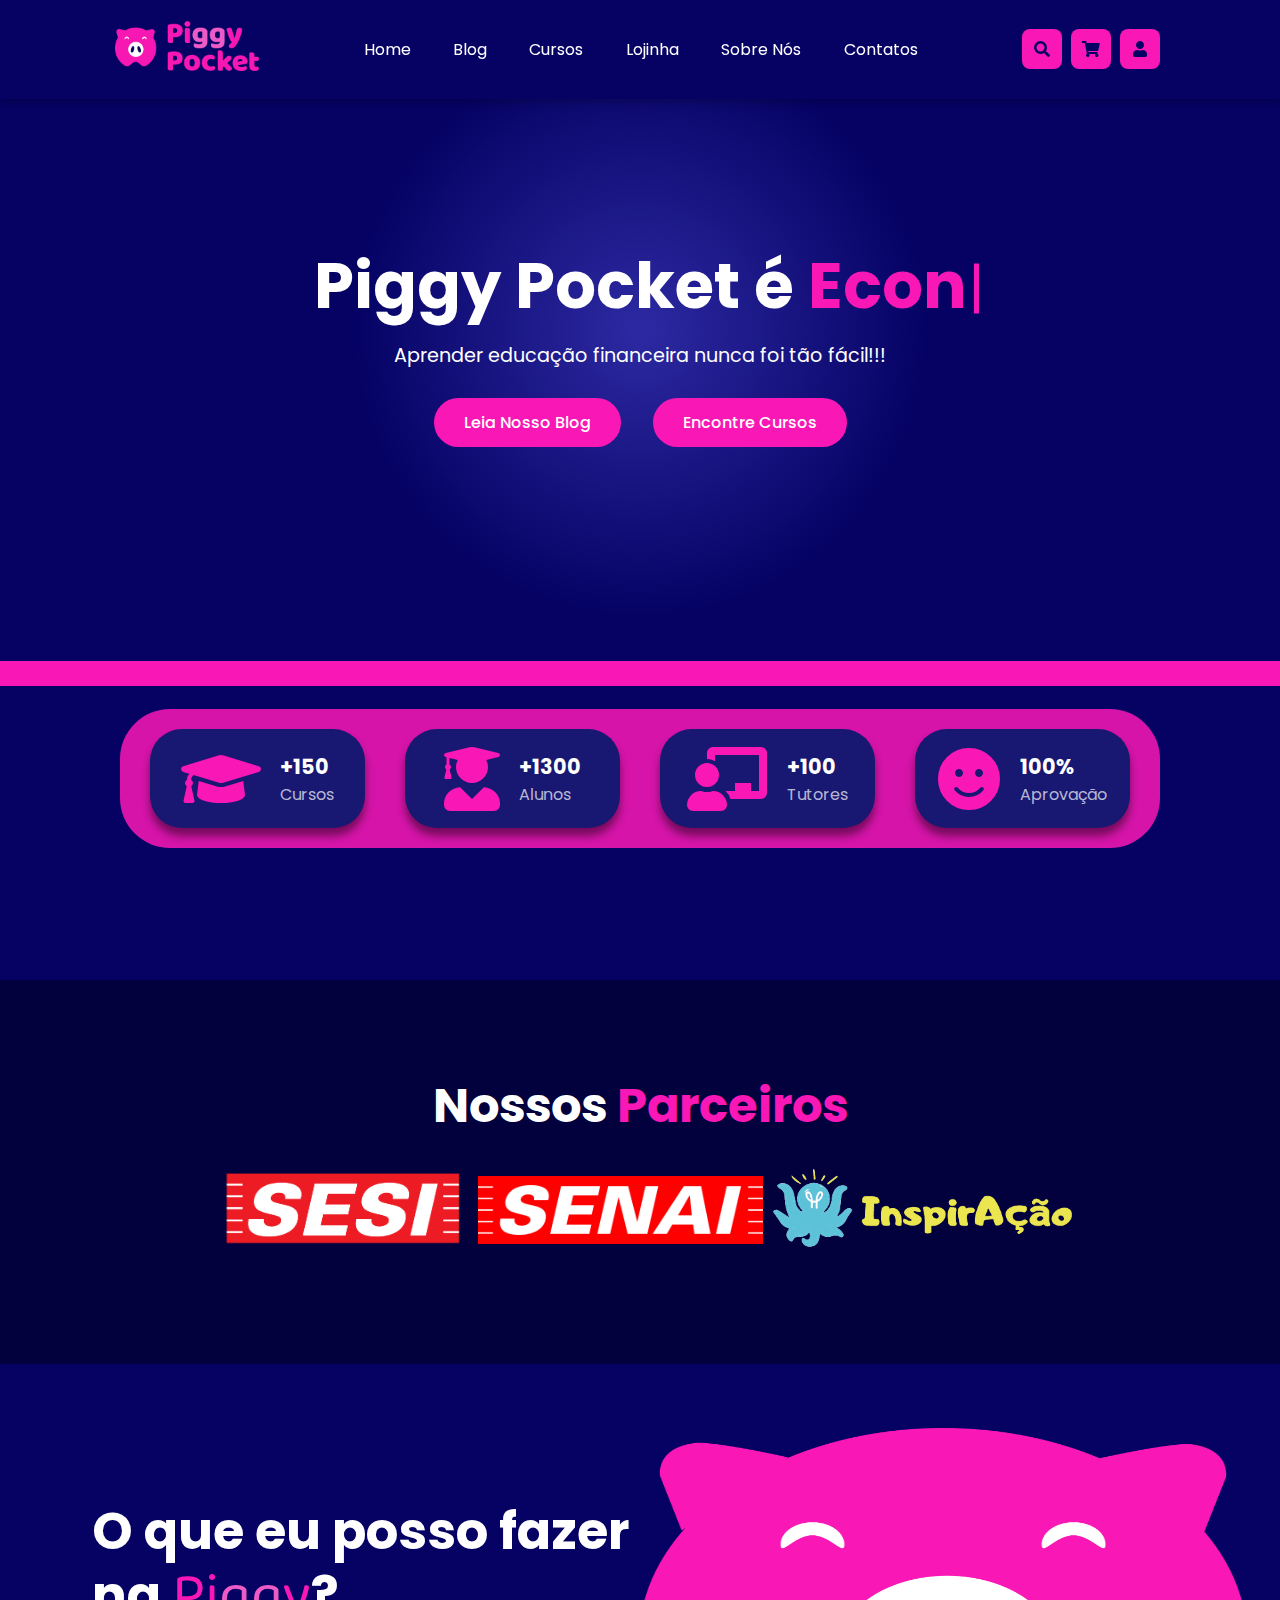
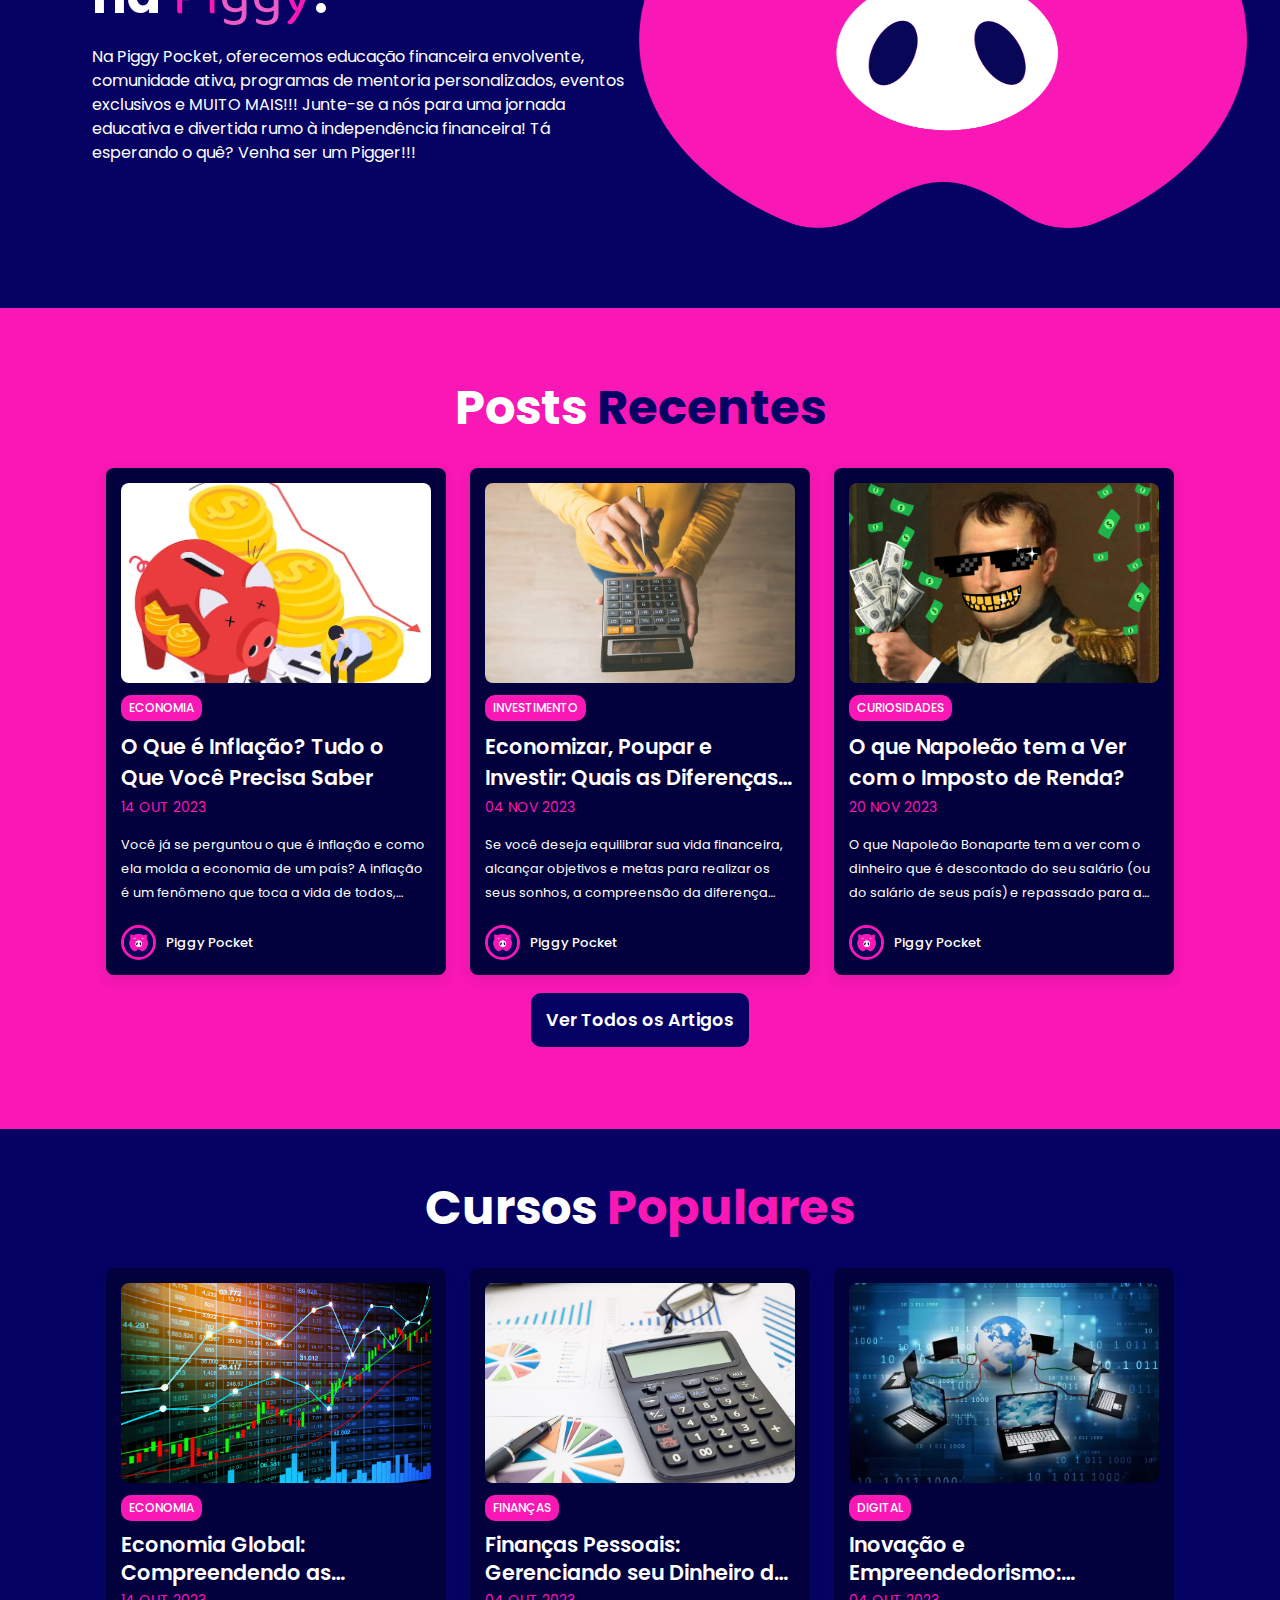
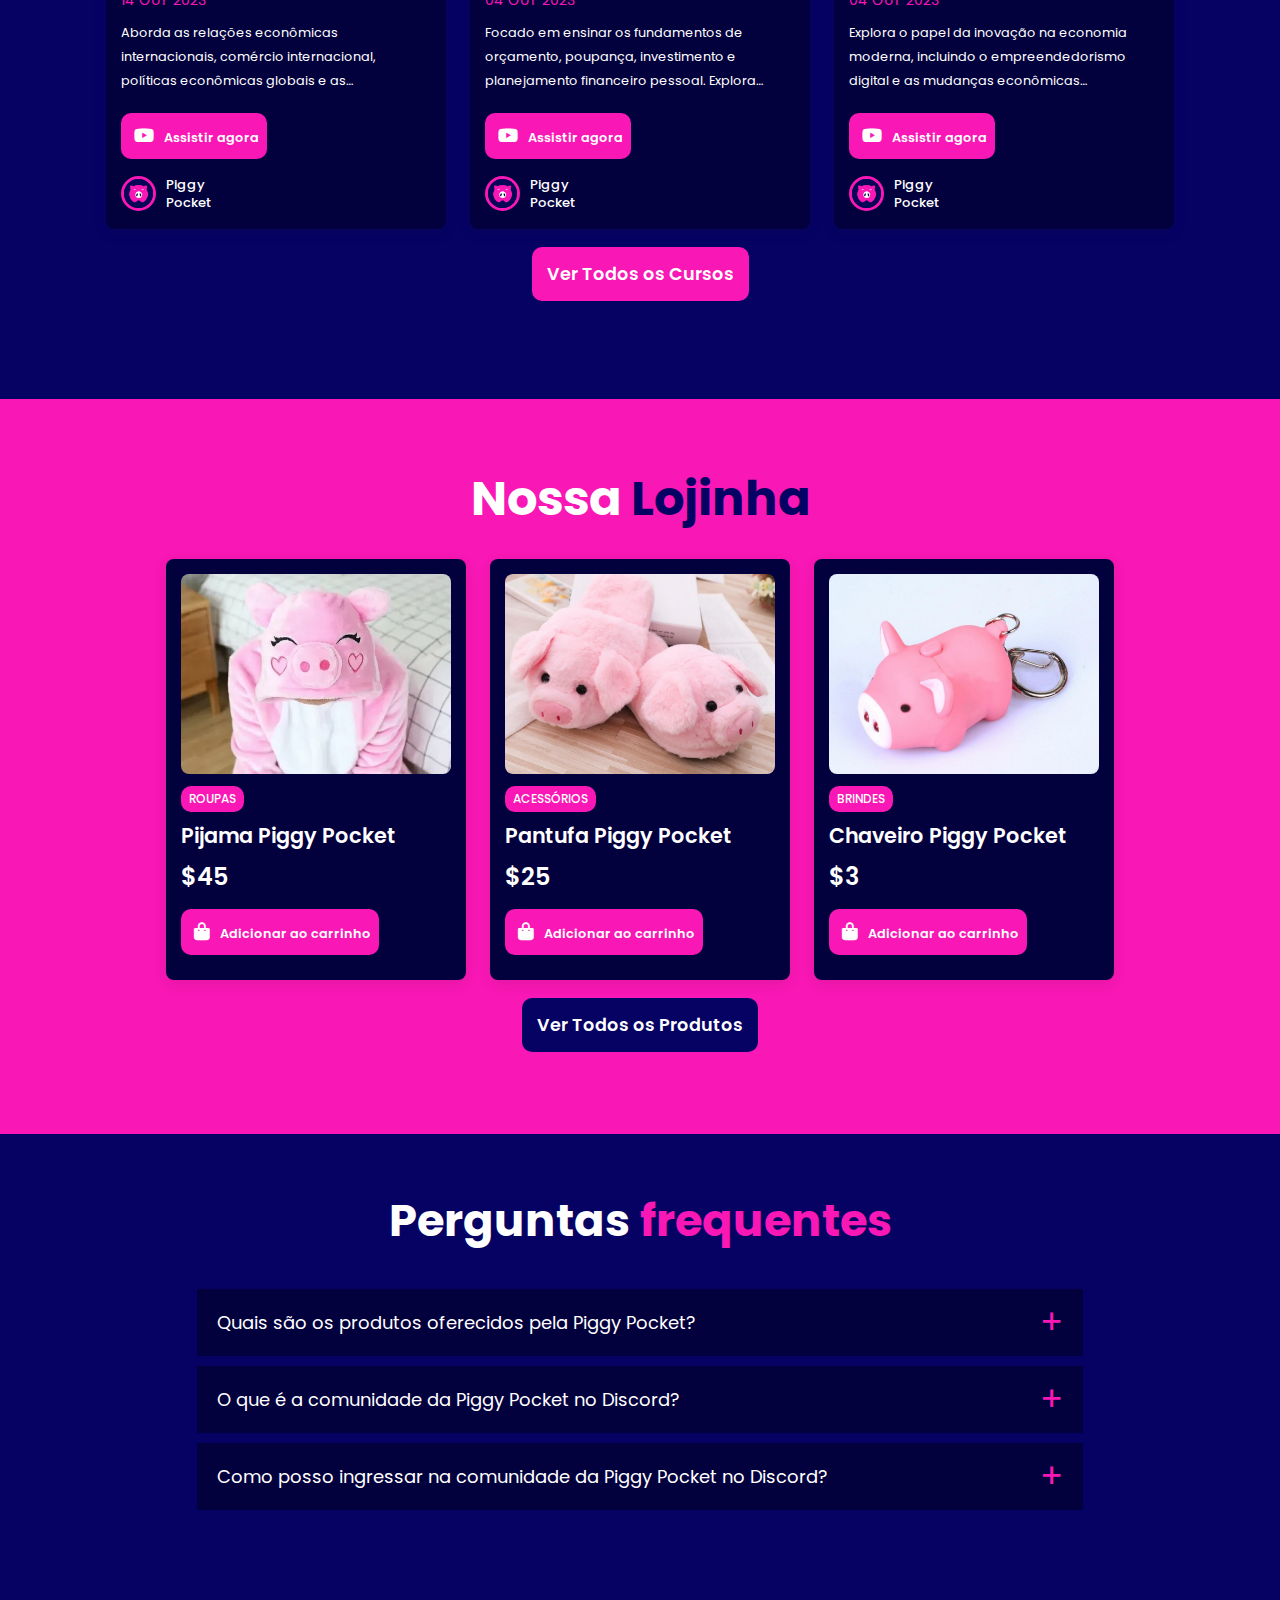
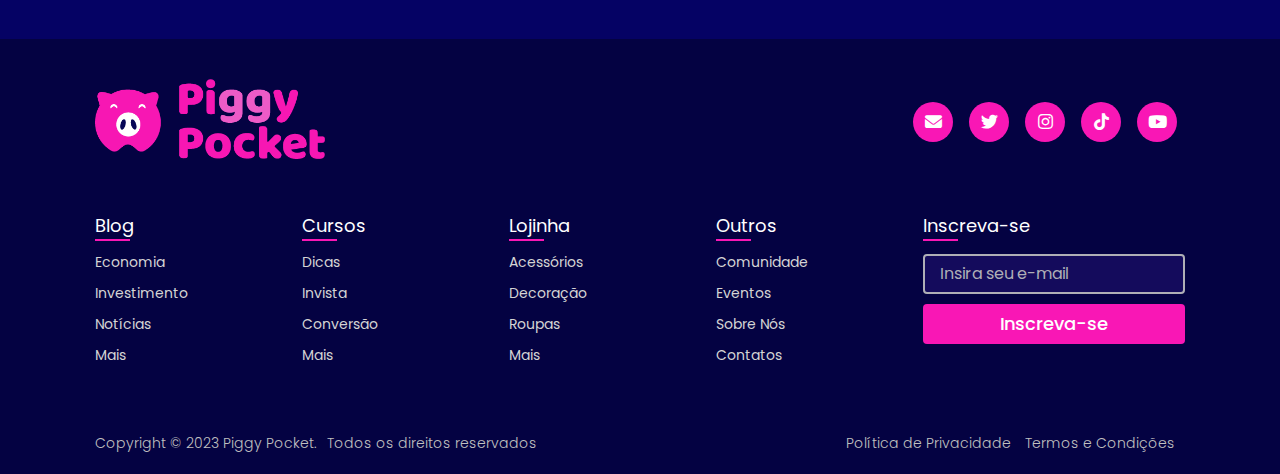
<file: index.html>
<!DOCTYPE html>
<html lang="en">
<head>
  <meta charset="UTF-8">
  <meta http-equiv="X-UA-Compatible" content="IE=edge">
  <meta name="viewport" content="width=device-width, initial-scale=1.0">
  <title>Piggy Pocket</title>
  <link rel="icon" type="image/png" href="images/logoMaior.png">
  <link href='https://fonts.googleapis.com/css?family=Poppins' rel='stylesheet'>
  <link href='https://fonts.googleapis.com/css?family=Baloo' rel='stylesheet'>
  <link rel="stylesheet" href="styleAll.css">
  <link rel="stylesheet" href="style.css">
  <link rel="stylesheet" href="styleBlog.css">
  <link href='https://unpkg.com/boxicons@2.0.7/css/boxicons.min.css' rel='stylesheet'>
  <link rel="stylesheet" href="https://cdnjs.cloudflare.com/ajax/libs/font-awesome/6.3.0/css/all.min.css">
     <meta name="viewport" content="width=device-width, initial-scale=1.0">
  <link rel="stylesheet" href="https://cdnjs.cloudflare.com/ajax/libs/font-awesome/5.15.2/css/all.min.css"/>
</head>
<body>
 <!-- header section -->
<header class="header">
  <a href="index.html" class="logo"><img src="images/logoSite.png" alt=""></a>
  <nav class="navbar">
  <a href="index.html">Home</a>
  <a href="indexBlog.html">Blog</a>
  <a href="indexCursos.html">Cursos</a>
  <a href="indexLojinha.html">Lojinha</a>
  <a href="indexSobre.html">Sobre Nós</a>
  <a href="indexContact.html" >Contatos</a>
  </nav>
  
  <div class="icons">
    <div class="fa fa-bars" id="menu-btn"></div>
    <div class="fa fa-search" id="search-btn"></div>
    <div class="fa fa-shopping-cart" id="cart-btn"></div>
    <div class="fa fa-user" id="login-btn"></div>
  </div>

  <form class="search-form">
    <input type="search" id="search-box" placeholder="Pesquisar...">
    <label for="search-box" class="fa fa-search"></label>
  </form>
</header>

  <span class="close-btn">
  </span>
 <a href="#" class="to-top">
  <i class="fas fa-chevron-up"></i>
 </a>





  <section class="header-beggin">
      <div class="content">
          <h2>Piggy Pocket é <span></span></h2>
          <p>
              Aprender educação financeira nunca foi tão fácil!!!
          </p>
      </div>
      <div class="buttons">
        <a href="indexBlog.html"><input type="button" value="Leia Nosso Blog"></a>
        <a href="indexCursos.html"></a><input type="button" value="Encontre Cursos"></a>
      </div>
  </section>


    <section class="count">
        <div class="box-container">
            <div class="box">
                <i class="fas fa-graduation-cap"></i>
                <div class="content">
                    <h3>+150</h3>
                    <p>Cursos</p>
                </div>
            </div>

            <div class="box">
                <i class="fas fa-user-graduate"></i>
                <div class="content">
                    <h3>+1300</h3>
                    <p>Alunos</p>
                </div>
            </div>

            <div class="box">
                <i class="fas fa-chalkboard-user"></i>
                <div class="content">
                    <h3>+100</h3>
                    <p>Tutores</p>
                </div>
            </div>

            <div class="box">
                <i class="fas fa-face-smile"></i>
                <div class="content">
                    <h3>100%</h3>
                    <p>Aprovação</p>
                </div>
            </div>
        </div>
    </section>



    <!-- Slider -->
      <div class="container-brands">
        <h3>Nossos <span>Parceiros</span></h3>
        <div class="images-brands">
          <a href="https://www.sesisp.org.br/"><img src="images/logoSesi.png" alt="Imagem-1" height="115px"></a>
          <a href="https://www.sp.senai.br/"><img src="images/logoSenai.png" alt="Imagem-2" height="68px"></a>
          <a href="https://www.sp.senai.br/"><img src="images/inspiracao.png" alt="Imagem-3" height="100px"></a>
        </div> 
      </div>




    <div class="section-content">
      <div class="section-side">
          <div class="section-side-left">
              <h3>O que eu posso fazer na <span>Pi<span>gg</span>y</span>?</h3>
              <p>
                Na Piggy Pocket, oferecemos educação financeira envolvente, comunidade ativa, programas de mentoria personalizados, eventos exclusivos e MUITO MAIS!!! Junte-se a nós para uma jornada educativa e divertida rumo à independência financeira! Tá esperando o quê? Venha ser um Pigger!!!
              </p>
          </div>
          <div class="section-side-right">
              <img src="images/logoMaior.png" alt="">
          </div>
      </div>
    </div>




      <!-- Posts -->
    <div class="post-section">
      <h3>Posts <span>Recentes</span></h3>
      <section class="post container related">
        <div class="post-box economia">
          <img src="images/PostImage.png" alt="" class="post-img">
          <h2 class="category">Economia</h2>
          <a href="Infla-post.html" class="post-title">
            O Que é Inflação? Tudo o Que Você Precisa Saber
          </a>
          <span class="post-date">14 Out 2023</span>
          <p class="post-description">Você já se perguntou o que é inflação e como ela molda a economia de um país? A inflação é um fenômeno que toca a vida de todos, desde o preço dos produtos que compramos até nossos salários. Neste artigo, vamos desvendar o significado da inflação, suas causas, efeitos e métodos de mensuração, além de explorar medidas que os governos podem adotar para mantê-la sob controle.</p>
          <!-- Profile -->
          <div class="profile">
            <img src="images/IconPost.png" alt="" class="profile-img">
            <span class="profile-name">Piggy Pocket</span>
          </div>
        </div>
    
        <!-- Post Box 2 -->
        <div class="post-box investimento">
          <img src="images/postEcono.jpg" alt="" class="post-img">
          <h2 class="category">Investimento</h2>
          <a href="Econo-post.html" class="post-title">
            Economizar, Poupar e Investir: Quais as Diferenças e Vantagens?
          </a>
          <span class="post-date">04 nov 2023</span>
          <p class="post-description">Se você deseja equilibrar sua vida financeira, alcançar objetivos e metas para realizar os seus sonhos, a compreensão da diferença entre economizar, poupar e investir é fundamental para a garantia da sua organização e segurança financeira. Quanto antes você começar a colocá-las em prática na sua vida, melhores os resultados a longo prazo.</p>
          <!-- Profile -->
          <div class="profile">
            <img src="images/IconPost.png" alt="" class="profile-img">
            <span class="profile-name">Piggy Pocket</span>
          </div>
        </div>
    
        <!-- Post Box 3 -->
      <div class="post-box curiosidades">
        <img src="images/napoleon.png" alt="" class="post-img">
        <h2 class="category">Curiosidades</h2>
        <a href="Napoleon.html" class="post-title">
          O que Napoleão tem a Ver com o Imposto de Renda?
        </a>
        <span class="post-date">20 Nov 2023</span>
        <p class="post-description">O que Napoleão Bonaparte tem a ver com o dinheiro que é descontado do seu salário (ou do salário de seus país) e repassado para a Receita Federal todos os meses? Na verdade, o ex-general e ex-imperador francês foi o res- ponsável, ainda que de maneira indireta, pela criação do Imposto de Renda (IR), em 1799.</p>
        <!-- Profile -->
        <div class="profile">
          <img src="images/IconPost.png" alt="" class="profile-img">
          <span class="profile-name">Piggy Pocket</span>
        </div>
      </div>    
      </section>
    
      <section class="other-articles post-container">
        <div class="center-button-blog">
            <a href="indexBlog.html" class="go-blog">Ver Todos os Artigos</a>
        </div>
    </section>
    </div>



    <!-- Courses -->
    <div class="curso-section">
      <h3>Cursos <span>Populares</span></h3>
      <section class="post container related">
        <!-- Post Box 1 -->
    <div class="curso-box economia">
      <img src="images/bolsa.jpg" alt="" class="curso-img">
      <h2 class="category">Economia</h2>
      <a href="Infla-post.html" class="curso-title">
        Economia Global: Compreendendo as Interações Internacionais
      </a>
      <span class="curso-date">14 Out 2023</span>
      <p class="curso-description">Aborda as relações econômicas internacionais, comércio internacional, políticas econômicas globais e as interconexões entre as economias dos países.</p>
      <h2 class="ver-curso"><i class="fa-brands fa-youtube"></i>Assistir agora</h2>
      <!-- Profile -->
      <div class="profile-curso">
        <img src="images/IconPost.png" alt="" class="profile-curso-img">
        <span class="profile-curso-name">Piggy Pocket</span>
      </div>
    </div>
    
<!-- Post Box 2 -->
<div class="curso-box financas">
  <img src="images/finanPessoal.png" alt="" class="curso-img">
  <h2 class="category">Finanças</h2>
  <a href="curso-page.html" class="curso-title">
    Finanças Pessoais: Gerenciando seu Dinheiro de Forma Inteligente
  </a>
  <span class="curso-date">04 Out 2023</span>
  <p class="curso-description">Focado em ensinar os fundamentos de orçamento, poupança, investimento e planejamento financeiro pessoal. Explora como fatores psicológicos afetam as escolhas econômicas e como compreender esses padrões pode melhorar a tomada de decisões.</p>
    <h2 class="ver-curso"><i class="fa-brands fa-youtube"></i>Assistir agora</h2>
  <!-- Profile -->
  <div class="profile-curso">
    <img src="images/IconPost.png" alt="" class="profile-curso-img">
    <span class="profile-curso-name">Piggy Pocket</span>
  </div>
</div>
    
<!-- Post Box 3 -->
<div class="curso-box digital">
  <img src="images/digital.png" alt="" class="curso-img">
  <h2 class="category">Digital</h2>
  <a href="curso-page.html" class="curso-title">
    Inovação e Empreendedorismo: Economia na Era Digital
  </a>
  <span class="curso-date">04 Out 2023</span>
  <p class="curso-description">Explora o papel da inovação na economia moderna, incluindo o empreendedorismo digital e as mudanças econômicas impulsionadas pela tecnologia.</p>
    <h2 class="ver-curso"><i class="fa-brands fa-youtube"></i>Assistir agora</h2>
  <!-- Profile -->
  <div class="profile-curso">
    <img src="images/IconPost.png" alt="" class="profile-curso-img">
    <span class="profile-curso-name">Piggy Pocket</span>
  </div>
</div>
      </section>
    
      <section class="other-articles post-container">
        <div class="center-button-curso">
            <a href="indexCursos.html" class="go-curso">Ver Todos os Cursos</a>
        </div>
    </section>
    </div>




     <!-- Posts -->
     <div class="post-section">
      <h3>Nossa <span>Lojinha</span></h3>
      <section class="post container related">
        <div class="shop-box roupas">
          <img src="images/pijama.png" alt="" class="shop-img">
          <h2 class="category">Roupas</h2>
          <a href="#" class="shop-title">
            Pijama Piggy Pocket
          </a>
          <p class="price">$45</p>
          <h2 class="carrinho"><i class="fa-solid fa-bag-shopping"></i>Adicionar ao carrinho</h2>
        </div>
    
        <!-- Post Box 2 -->
        <div class="shop-box acessorios">
          <img src="images/pantufas.png" alt="" class="shop-img">
          <h2 class="category">Acessórios</h2>
          <a href="#" class="shop-title">
            Pantufa Piggy Pocket
          </a>
          <p class="price">$25</p>
          <h2 class="carrinho"><i class="fa-solid fa-bag-shopping"></i>Adicionar ao carrinho</h2>
        </div>
    
        <!-- Post Box 3 -->
        <div class="shop-box brindes">
          <img src="images/chaveiro.jpeg" alt="" class="shop-img">
          <h2 class="category">Brindes</h2>
          <a href="#" class="shop-title">
            Chaveiro Piggy Pocket
          </a>
          <p class="price">$3</p>
          <h2 class="carrinho"><i class="fa-solid fa-bag-shopping"></i>Adicionar ao carrinho</h2>
        </div>   
      </section>
    
      <section class="other-articles post-container">
        <div class="center-button-blog">
            <a href="indexLojinha.html" class="go-blog">Ver Todos os Produtos</a>
        </div>
    </section>
    </div>







     <!-- Perguntas -->
 <section-6 id="section-6">
  <div class="perg-freq">
    <h2>Perguntas <span>frequentes</span></h2>
    <ul class="accordion">
      <li>
        <input type="checkbox" name="accordion" id="first">
        <label for="first">Quais são os produtos oferecidos pela Piggy Pocket?</label>
        <div class="content">
          <p>
            Aqui na Piggy Pocket temos uma variedade de serviços para promover a educação financeira. Entre os nossos produtos estão cursos educativos, artigos informativos, programas de mentoria, uma comunidade excluiva e projetos de aulas presenciais com escolas parceiras. Além disso, fora da educação financeira, a Piggy também tem a Lojinha, com uma variedade de produtos personalizados (muito fofinhos por sinal).
          </p>
        </div>
      </li>

      <li>
        <input type="checkbox" name="accordion" id="second">
        <label for="second">O que é a comunidade da Piggy Pocket no Discord?</label>
        <div class="content">
          <p>
            Nossa comunidade no Discord é um ambiente online exclusivo e interativo dedicado aos Piggers. Lá, os membros têm acesso a novos conteúdos, notícias, desafios, eventos, recompensas, bate-papos, dicas, discussões, entre tantos outros recursos. Você não pode ficar fora dessa!!!
          </p>
        </div>
      </li>

      <li>
        <input type="checkbox" name="accordion" id="third">
        <label for="third">Como posso ingressar na comunidade da Piggy Pocket no Discord?</label>
        <div class="content">
          <p>
            Para ser um Pigger digno de obter o acesso à nossa comunidade Discord, você precisa mostrar pra gente que tem interesse em aprender sobre educação financeira. Como? Bom, você precisará entrar na sua conta aqui no site durante cinco dias (num prazo de duas semanas), depois disso, você receberá na sua caixa de e-mail um convite para ingressar em nossa incrível comunidade. Facinho né?
          </p>
        </div>
      </li>
    </ul>
  </div>
</section-6>





  <!-- Footer -->
  <footer>
    <div class="content">
      <div class="top">
        <div class="logo-details">
          <img src="images/logoSite.png" alt="">
        </div>
        <div class="media-icons">
          <a href="indexContact.html"><i class="fa-solid fa-envelope"></i></a>
          <a href="https://twitter.com/piggy_pocket"><i class="fab fa-twitter"></i></a>
          <a href="#"><i class="fab fa-instagram"></i></a>
          <a href="https://www.tiktok.com/@piggy.pocket"><i class="fa-brands fa-tiktok"></i>
          <a href="https://www.youtube.com/channel/UCWLfCDwdceKqga20zehQzMA"><i class="fab fa-youtube"></i></a>
        </div>
      </div>
      <div class="line-bg"></div>
      <div class="link-boxes">
        <ul class="box">
          <li class="link_name">Blog</li>
          <li><a href="#">Economia</a></li>
          <li><a href="#">Investimento</a></li>
          <li><a href="#">Notícias</a></li>
          <li><a href="#">Mais</a></li>
        </ul>
        <ul class="box">
          <li class="link_name">Cursos</li>
          <li><a href="#">Dicas</a></li>
          <li><a href="#">Invista</a></li>
          <li><a href="#">Conversão</a></li>
          <li><a href="#">Mais</a></li>
        </ul>
        <ul class="box">
          <li class="link_name">Lojinha</li>
          <li><a href="#">Acessórios</a></li>
          <li><a href="#">Decoração</a></li>
          <li><a href="#">Roupas</a></li>
          <li><a href="#">Mais</a></li>
        </ul>
        <ul class="box">
          <li class="link_name">Outros</li>
          <li><a href="#">Comunidade</a></li>
          <li><a href="#">Eventos</a></li>
          <li><a href="#">Sobre Nós</a></li>
          <li><a href="#">Contatos</a></li>
        </ul>
        <ul class="box input-box">
          <li class="link_name">Inscreva-se</li>
          <li><input type="text" placeholder="Insira seu e-mail"></li>
          <li><input type="button" value="Inscreva-se"></li>
        </ul>
      </div>
    </div>
    <div class="bottom-details">
      <div class="bottom_text">
        <span class="copyright_text">Copyright © 2023 <a href="#">Piggy Pocket.</a>Todos os direitos reservados</span>
        <span class="policy_terms">
          <a href="#">Política de Privacidade</a>
          <a href="#">Termos e Condições</a>
        </span>
      </div>
    </div>
  </footer>
  <!-- --- -->


  <!-- Java -->
  <script src="script.js" defer></script>
  <!-- --- -->
</body>
</html>



<!-- https://www.youtube.com/watch?v=SJVCvnKM_lI -->
</file>
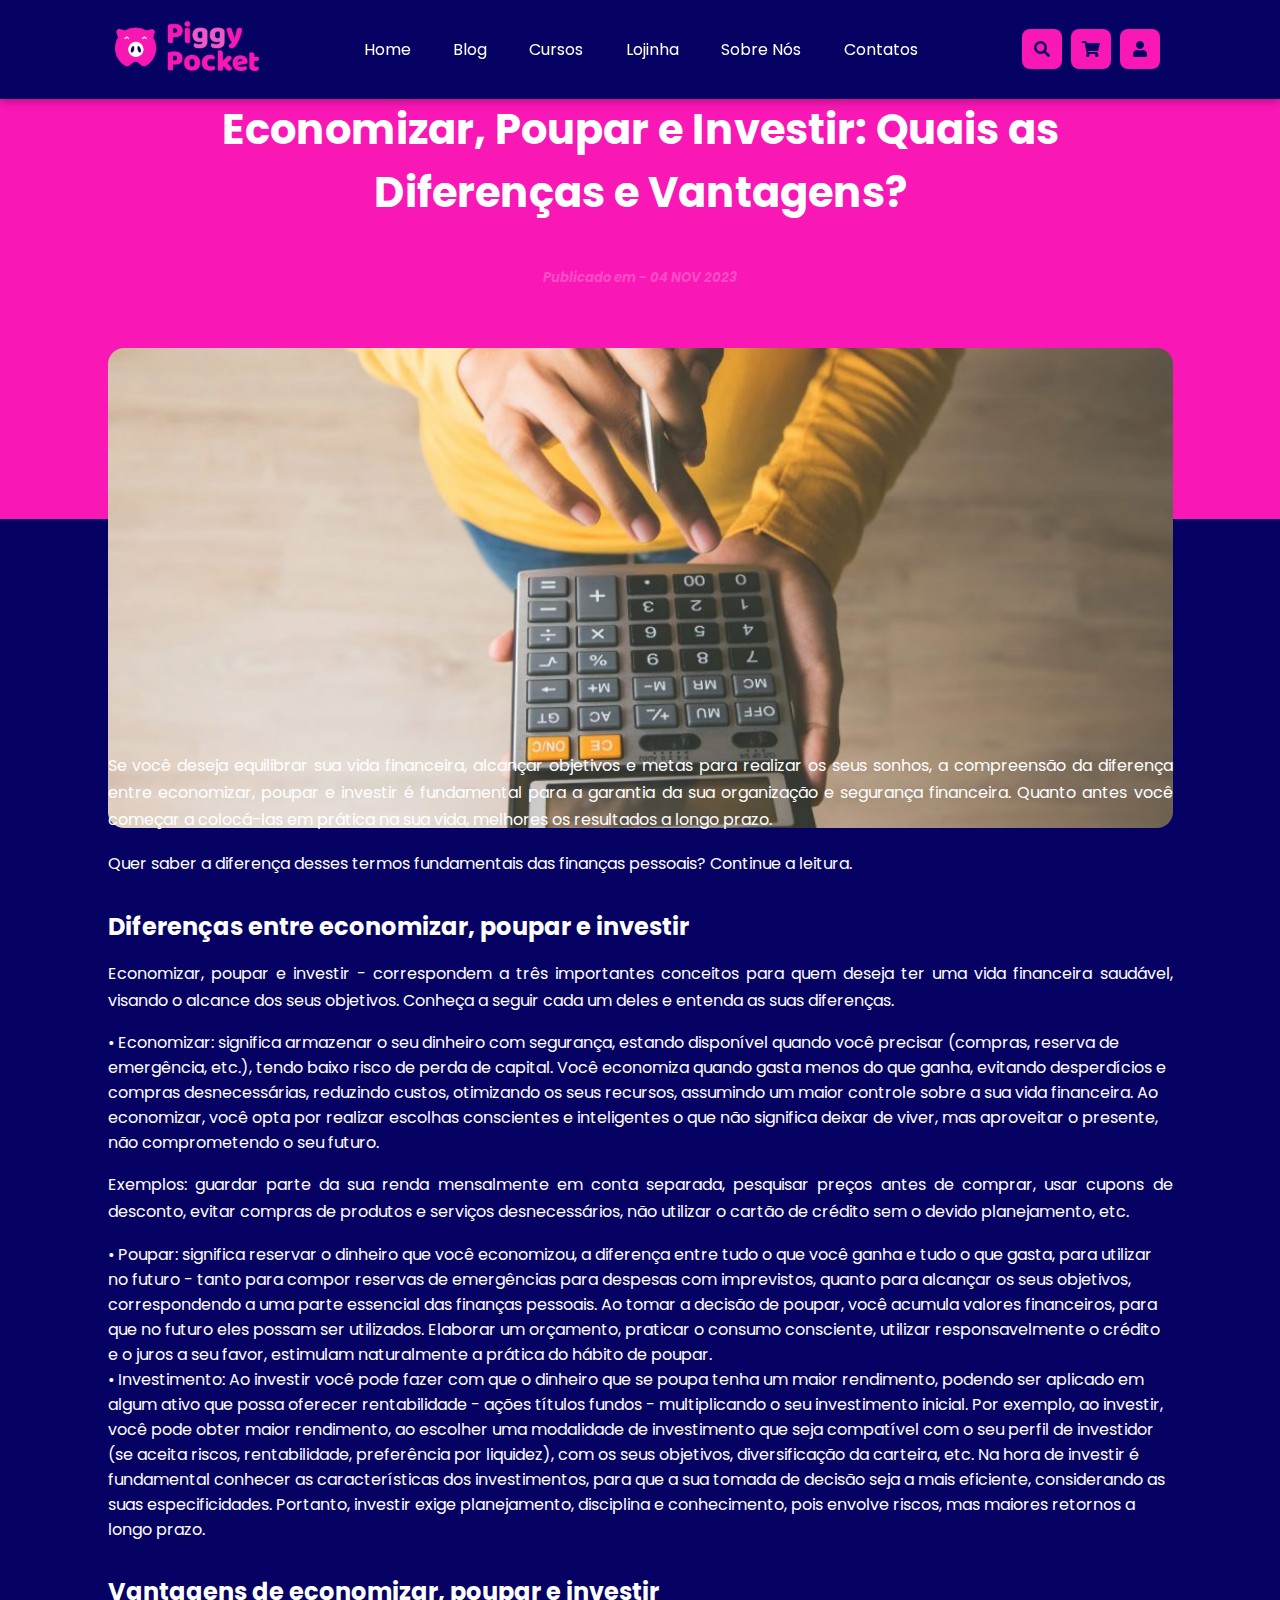
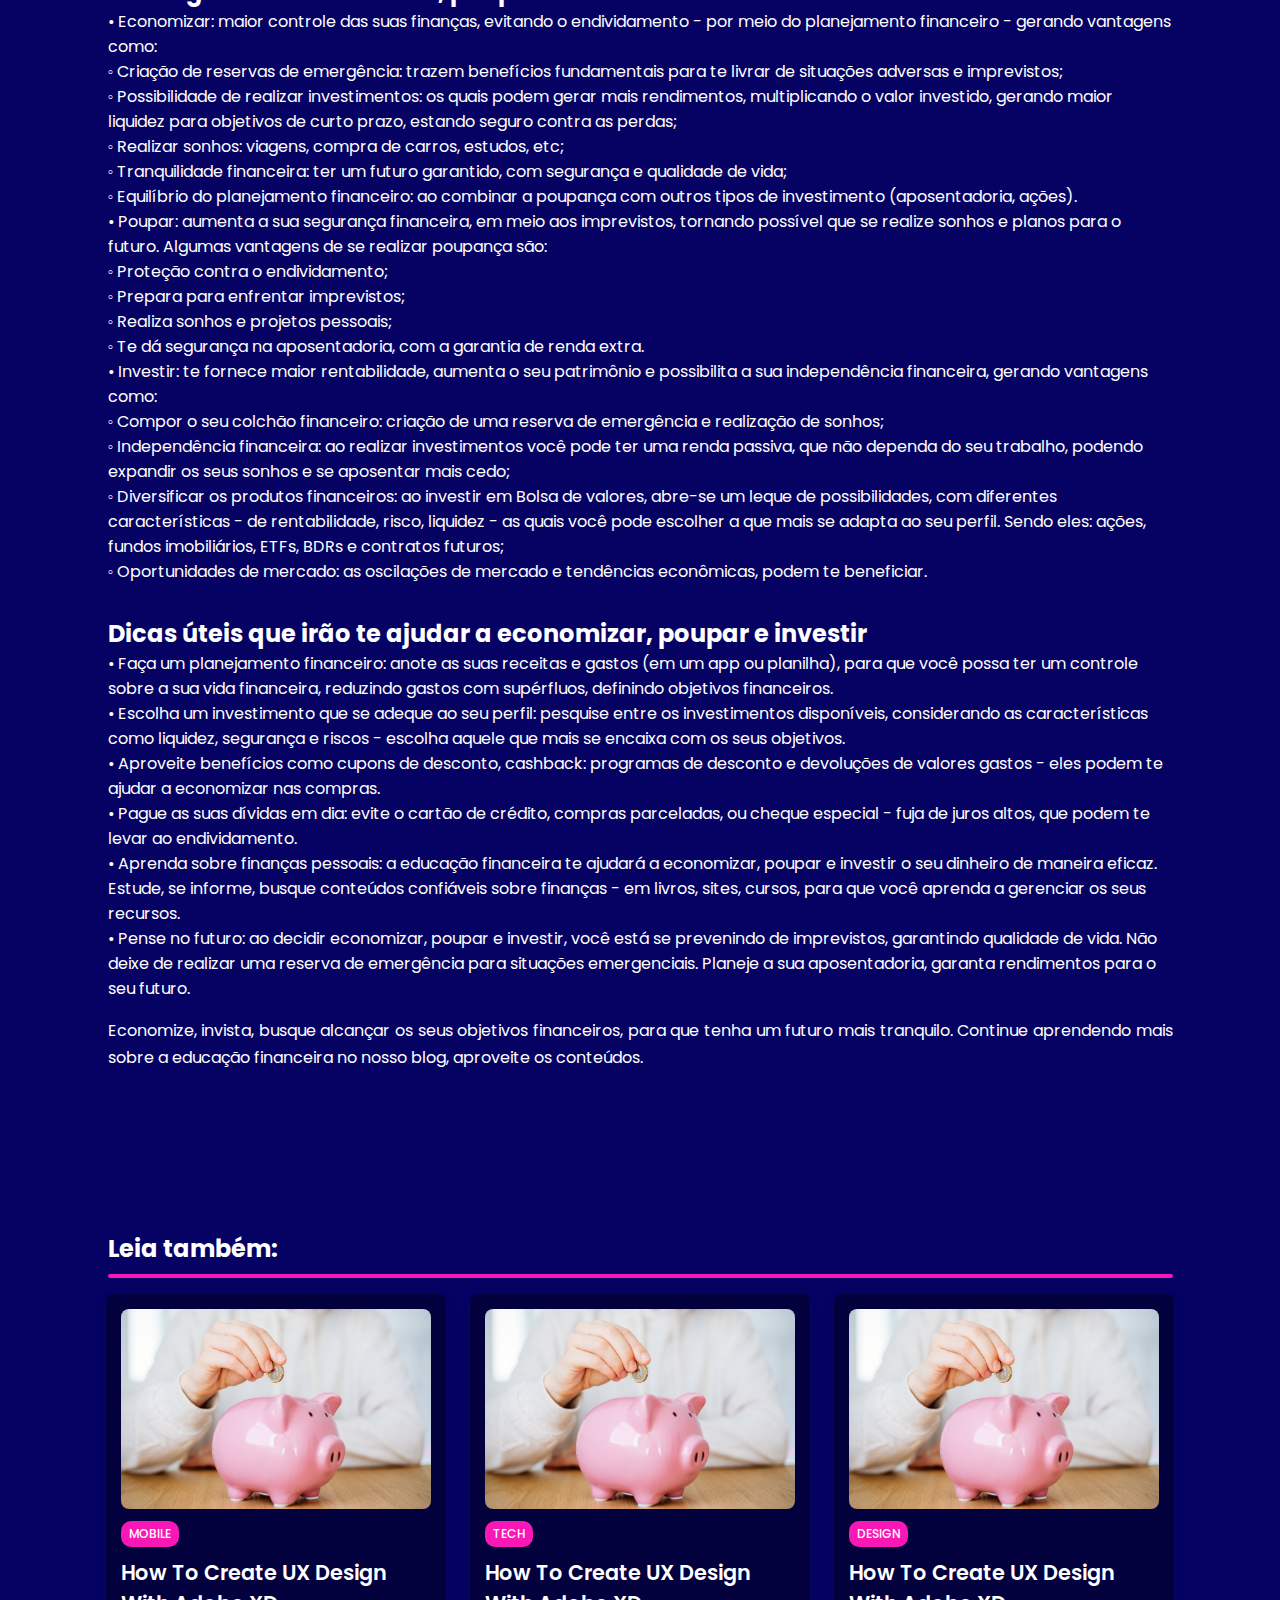
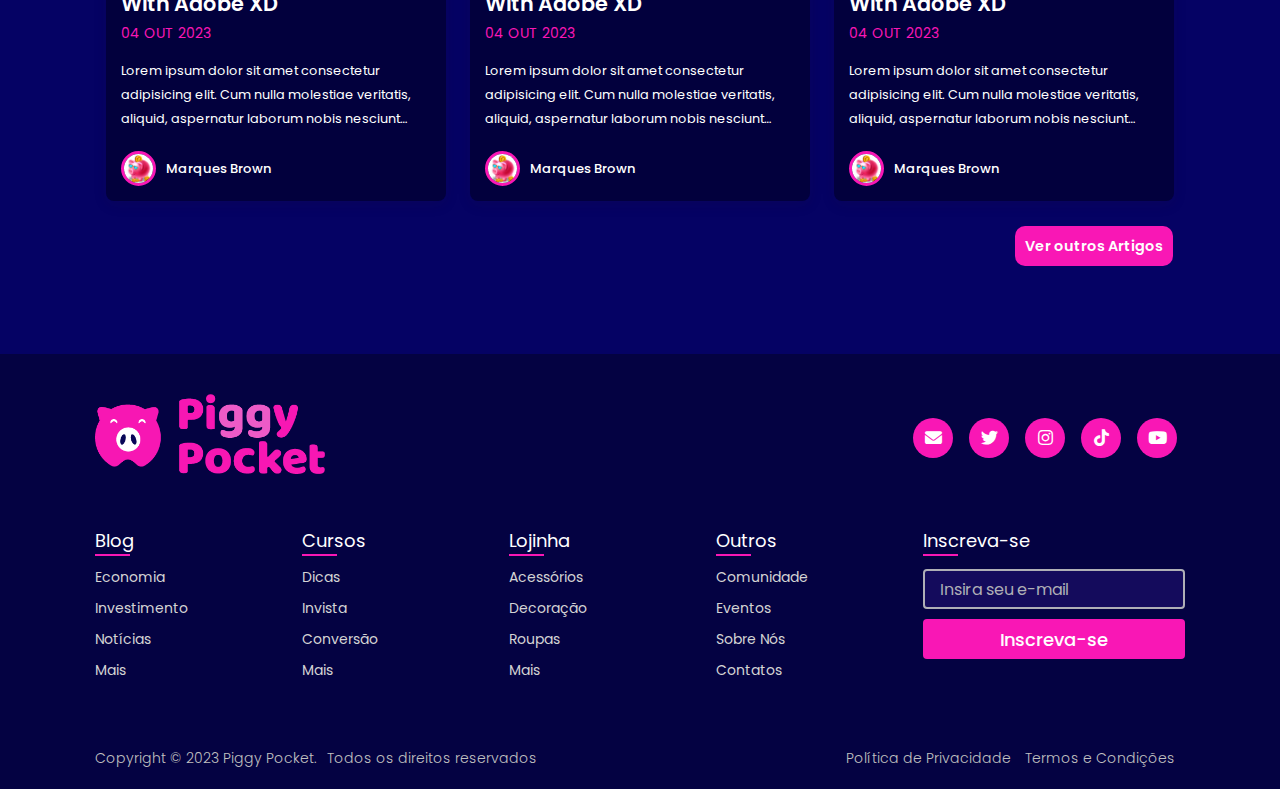
<file: Econo-post.html>
<!DOCTYPE html>
<html lang="en">
<head>
  <meta charset="UTF-8">
  <meta http-equiv="X-UA-Compatible" content="IE=edge">
  <meta name="viewport" content="width=device-width, initial-scale=1.0">
  <title>Economizar, Poupar e Investir: Quais as Diferenças e Vantagens - Piggy Pocket</title>
  <link rel="icon" type="image/png" href="images/logo.png">
  <link href='https://fonts.googleapis.com/css?family=Poppins' rel='stylesheet'>
  <link rel="stylesheet" href="styleAll.css">
  <link rel="stylesheet" href="styleBlog.css">
  <link href='https://unpkg.com/boxicons@2.1.4/css/boxicons.min.css' rel='stylesheet'>
  <link rel="stylesheet" href="https://cdnjs.cloudflare.com/ajax/libs/font-awesome/6.3.0/css/all.min.css">
     <meta name="viewport" content="width=device-width, initial-scale=1.0">
  <link rel="stylesheet" href="https://cdnjs.cloudflare.com/ajax/libs/font-awesome/5.15.2/css/all.min.css"/>
</head>
<body>
     <!-- header section -->
<header class="header">
  <a href="index.html" class="logo"><img src="images/logoSite.png" alt=""></a>
  <nav class="navbar">
  <a href="index.html">Home</a>
  <a href="indexBlog.html">Blog</a>
  <a href="indexCursos.html">Cursos</a>
  <a href="indexLojinha.html">Lojinha</a>
  <a href="indexSobre.html">Sobre Nós</a>
  <a href="indexContact.html" >Contatos</a>
  </nav>
  
  <div class="icons">
    <div class="fa fa-bars" id="menu-btn"></div>
    <div class="fa fa-search" id="search-btn"></div>
    <div class="fa fa-shopping-cart" id="cart-btn"></div>
    <div class="fa fa-user" id="login-btn"></div>
  </div>

  <form class="search-form">
    <input type="search" id="search-box" placeholder="Pesquisar...">
    <label for="search-box" class="fa fa-search"></label>
  </form>
</header>

  <span class="close-btn">
  </span>
 <a href="#" class="to-top">
  <i class="fas fa-chevron-up"></i>
 </a>




   <!-- Post Content -->
   <section class="post-header">
      <div class="header-content post-container">
          <!-- Back to home -->
          <a href="indexBlog.html" class="back-home">Voltar aos Artigos</a>
          <h1 class="header-title">Economizar, Poupar e Investir: Quais as Diferenças e Vantagens?</h1>
          <div class="published">
            <h5>Publicado em - <span>04 NOV 2023</span></h5>
          </div>
          <img src="images/postEcono.jpg" alt="" class="header-img">
      </div>
   </section>


  <!-- Content -->
  <section class="post-content post-container">
    <p class="post-text">Se você deseja equilibrar sua vida financeira, alcançar objetivos e metas para realizar os seus sonhos, a compreensão da diferença entre economizar, poupar e investir é fundamental para a garantia da sua organização e segurança financeira. Quanto antes você começar a colocá-las em prática na sua vida, melhores os resultados a longo prazo.</p>

    <p class="post-text">Quer saber a diferença desses termos fundamentais das finanças pessoais? Continue a leitura.</p>
    
    <h2 class="sub-heading">Diferenças entre economizar, poupar e investir</h2>
    <p class="post-text">Economizar, poupar e investir - correspondem a três importantes conceitos para quem deseja ter uma vida financeira saudável, visando o alcance dos seus objetivos. Conheça a seguir cada um deles e entenda as suas diferenças.</p>

    <div class="list">
      <p class="list-content">
        <span>• Economizar:</span> significa armazenar o seu dinheiro com segurança, estando disponível quando você precisar (compras, reserva de emergência, etc.), tendo baixo risco de perda de capital. Você economiza quando gasta menos do que ganha, evitando desperdícios e compras desnecessárias, reduzindo custos, otimizando os seus recursos, assumindo um maior controle sobre a sua vida financeira. Ao economizar, você opta por realizar escolhas conscientes e inteligentes o que não significa deixar de viver, mas aproveitar o presente, não comprometendo o seu futuro.
      </p>
      <p class="post-text">Exemplos: guardar parte da sua renda mensalmente em conta separada, pesquisar preços antes de comprar, usar cupons de desconto, evitar compras de produtos e serviços desnecessários, não utilizar o cartão de crédito sem o devido planejamento, etc.</p>

      <p class="list-content">
        <span>• Poupar:</span> significa reservar o dinheiro que você economizou, a diferença entre tudo o que você ganha e tudo o que gasta, para utilizar no futuro - tanto para compor reservas de emergências para despesas com imprevistos, quanto para alcançar os seus objetivos, correspondendo a uma parte essencial das finanças pessoais. Ao tomar a decisão de poupar, você acumula valores financeiros, para que no futuro eles possam ser utilizados. Elaborar um orçamento, praticar o consumo consciente, utilizar responsavelmente o crédito e o juros a seu favor, estimulam naturalmente a prática do hábito de poupar.
      </p>

      <p class="list-content">
        <span>• Investimento:</span> Ao investir você pode fazer com que o dinheiro que se poupa tenha um maior rendimento, podendo ser aplicado em algum ativo que possa oferecer rentabilidade - ações títulos fundos - multiplicando o seu investimento inicial. Por exemplo, ao investir, você pode obter maior rendimento, ao escolher uma modalidade de investimento que seja compatível com o seu perfil de investidor (se aceita riscos, rentabilidade, preferência por liquidez), com os seus objetivos, diversificação da carteira, etc. Na hora de investir é fundamental conhecer as características dos investimentos, para que a sua tomada de decisão seja a mais eficiente, considerando as suas especificidades. Portanto, investir exige planejamento, disciplina e conhecimento, pois envolve riscos, mas maiores retornos a longo prazo.
      </p>
    </div>

    <h2 class="sub-heading">Vantagens de economizar, poupar e investir</h2>
    <div class="list">
    <p class="list-content">
      <span>• Economizar:</span> maior controle das suas finanças, evitando o endividamento - por meio do planejamento financeiro - gerando vantagens como:
    </p>
      <p class="list-content">
        ◦ Criação de reservas de emergência: trazem benefícios fundamentais para te livrar de situações adversas e imprevistos;
      </p>
      <p class="list-content">
        ◦ Possibilidade de realizar investimentos: os quais podem gerar mais rendimentos, multiplicando o valor investido, gerando maior liquidez para objetivos de curto prazo, estando seguro contra as perdas;
      </p>
      <p class="list-content">
        ◦ Realizar sonhos: viagens, compra de carros, estudos, etc;
      </p>
      <p class="list-content">
        ◦ Tranquilidade financeira: ter um futuro garantido, com segurança e qualidade de vida;
      </p>
      <p class="list-content">
        ◦ Equilíbrio do planejamento financeiro: ao combinar a poupança com outros tipos de investimento (aposentadoria, ações).
      </p>
    </div>

    <div class="list">
      <p class="list-content">
        <span>• Poupar:</span> aumenta a sua segurança financeira, em meio aos imprevistos, tornando possível que se realize sonhos e planos para o futuro. Algumas vantagens de se realizar poupança são:
      </p>
        <p class="list-content">
          ◦ Proteção contra o endividamento;
        </p>
        <p class="list-content">
          ◦ Prepara para enfrentar imprevistos;
        </p>
        <p class="list-content">
          ◦ Realiza sonhos e projetos pessoais;
        </p>
        <p class="list-content">
          ◦ Te dá segurança na aposentadoria, com a garantia de renda extra.
        </p>
      </div>

    <div class="list">
    <p class="list-content">
      <span>• Investir:</span> te fornece maior rentabilidade, aumenta o seu patrimônio e possibilita a sua independência financeira, gerando vantagens como:
    </p>
      <p class="list-content">
        ◦ Compor o seu colchão financeiro: criação de uma reserva de emergência e realização de sonhos;
      </p>
      <p class="list-content">
        ◦ Independência financeira: ao realizar investimentos você pode ter uma renda passiva, que não dependa do seu trabalho, podendo expandir os seus sonhos e se aposentar mais cedo;
      </p>
      <p class="list-content">
        ◦ Diversificar os produtos financeiros: ao investir em Bolsa de valores, abre-se um leque de possibilidades, com diferentes características - de rentabilidade, risco, liquidez - as quais você pode escolher a que mais se adapta ao seu perfil. Sendo eles: ações, fundos imobiliários, ETFs, BDRs e contratos futuros;
      </p>
      <p class="list-content">
        ◦ Oportunidades de mercado: as oscilações de mercado e tendências econômicas, podem te beneficiar.
      </p>
    </div>

    <h2 class="sub-heading">Dicas úteis que irão te ajudar a economizar, poupar e investir</h2>
    <div class="list">
      <p class="list-content">
        <span>•</span> Faça um planejamento financeiro: anote as suas receitas e gastos (em um app ou planilha), para que você possa ter um controle sobre a sua vida financeira, reduzindo gastos com supérfluos, definindo objetivos financeiros.
      </p>

      <p class="list-content">
        <span>•</span> Escolha um investimento que se adeque ao seu perfil: pesquise entre os investimentos disponíveis, considerando as características como liquidez, segurança e riscos - escolha aquele que mais se encaixa com os seus objetivos.
      </p>

      <p class="list-content">
        <span>•</span> Aproveite benefícios como cupons de desconto, cashback: programas de desconto e devoluções de valores gastos - eles podem te ajudar a economizar nas compras.
      </p>

      <p class="list-content">
        <span>•</span> Pague as suas dívidas em dia: evite o cartão de crédito, compras parceladas, ou cheque especial - fuja de juros altos, que podem te levar ao endividamento.
      </p>

      <p class="list-content">
        <span>•</span> Aprenda sobre finanças pessoais: a educação financeira te ajudará a economizar, poupar e investir o seu dinheiro de maneira eficaz. Estude, se informe, busque conteúdos confiáveis sobre finanças - em livros, sites, cursos, para que você aprenda a gerenciar os seus recursos.
      </p>

      <p class="list-content">
        <span>•</span> Pense no futuro: ao decidir economizar, poupar e investir, você está se prevenindo de imprevistos, garantindo qualidade de vida. Não deixe de realizar uma reserva de emergência para situações emergenciais. Planeje a sua aposentadoria, garanta rendimentos para o seu futuro.
      </p>
    </div>

    <p class="post-text">Economize, invista, busque alcançar os seus objetivos financeiros, para que tenha um futuro mais tranquilo. Continue aprendendo mais sobre a educação financeira no nosso blog, aproveite os conteúdos.
    </p>
  </section>


    <!-- Read More -->
    <section class="read-more post-container">
      <h3>Leia também:</h3>
      <hr class="readMore-line"></hr>
    </section>



  <!-- Posts -->
  <section class="post container related">
    <!-- Post Box 1 -->
    <div class="post-box mobile">
      <img src="images/PostImage.jpeg" alt="" class="post-img">
      <h2 class="category">Mobile</h2>
      <a href="post-page.html" class="post-title">
        How To Create UX Design With Adobe XD
      </a>
      <span class="post-date">04 Out 2023</span>
      <p class="post-description">Lorem ipsum dolor sit amet consectetur adipisicing elit. Cum nulla 
        molestiae veritatis, aliquid, aspernatur laborum nobis nesciunt perferendis corrupti, 
        consectetur inventore quas sint magni voluptatibus?</p>
      <!-- Profile -->
      <div class="profile">
        <img src="images/IconPost.jpeg" alt="" class="profile-img">
        <span class="profile-name">Marques Brown</span>
      </div>
    </div>

    <!-- Post Box 2 -->
    <div class="post-box tech">
      <img src="images/PostImage.jpeg" alt="" class="post-img">
      <h2 class="category">Tech</h2>
      <a href="post-page.html" class="post-title">
        How To Create UX Design With Adobe XD
      </a>
      <span class="post-date">04 Out 2023</span>
      <p class="post-description">Lorem ipsum dolor sit amet consectetur adipisicing elit. Cum nulla 
        molestiae veritatis, aliquid, aspernatur laborum nobis nesciunt perferendis corrupti, 
        consectetur inventore quas sint magni voluptatibus?</p>
      <!-- Profile -->
      <div class="profile">
        <img src="images/IconPost.jpeg" alt="" class="profile-img">
        <span class="profile-name">Marques Brown</span>
      </div>
    </div>

    <!-- Post Box 3 -->
    <div class="post-box design">
      <img src="images/PostImage.jpeg" alt="" class="post-img">
      <h2 class="category">Design</h2>
      <a href="post-page.html" class="post-title">
        How To Create UX Design With Adobe XD
      </a>
      <span class="post-date">04 Out 2023</span>
      <p class="post-description">Lorem ipsum dolor sit amet consectetur adipisicing elit. Cum nulla 
        molestiae veritatis, aliquid, aspernatur laborum nobis nesciunt perferendis corrupti, 
        consectetur inventore quas sint magni voluptatibus?</p>
      <!-- Profile -->
      <div class="profile">
        <img src="images/IconPost.jpeg" alt="" class="profile-img">
        <span class="profile-name">Marques Brown</span>
      </div>
    </div>    
  </section>

  <section class="other-articles post-container">
      <a href="indexBlog.html" class="back-home2">Ver outros Artigos</a>
  </section>


<!-- Footer -->
<footer>
  <div class="content">
    <div class="top">
      <div class="logo-details">
        <img src="images/logoSite.png" alt="">
      </div>
      <div class="media-icons">
        <a href="indexContact.html"><i class="fa-solid fa-envelope"></i></a>
        <a href="https://twitter.com/piggy_pocket"><i class="fab fa-twitter"></i></a>
        <a href="#"><i class="fab fa-instagram"></i></a>
        <a href="https://www.tiktok.com/@piggy.pocket"><i class="fa-brands fa-tiktok"></i>
        <a href="https://www.youtube.com/channel/UCWLfCDwdceKqga20zehQzMA"><i class="fab fa-youtube"></i></a>
      </div>
    </div>
    <div class="line-bg"></div>
    <div class="link-boxes">
      <ul class="box">
        <li class="link_name">Blog</li>
        <li><a href="#">Economia</a></li>
        <li><a href="#">Investimento</a></li>
        <li><a href="#">Notícias</a></li>
        <li><a href="#">Mais</a></li>
      </ul>
      <ul class="box">
        <li class="link_name">Cursos</li>
        <li><a href="#">Dicas</a></li>
        <li><a href="#">Invista</a></li>
        <li><a href="#">Conversão</a></li>
        <li><a href="#">Mais</a></li>
      </ul>
      <ul class="box">
        <li class="link_name">Lojinha</li>
        <li><a href="#">Acessórios</a></li>
        <li><a href="#">Decoração</a></li>
        <li><a href="#">Roupas</a></li>
        <li><a href="#">Mais</a></li>
      </ul>
      <ul class="box">
        <li class="link_name">Outros</li>
        <li><a href="#">Comunidade</a></li>
        <li><a href="#">Eventos</a></li>
        <li><a href="#">Sobre Nós</a></li>
        <li><a href="#">Contatos</a></li>
      </ul>
      <ul class="box input-box">
        <li class="link_name">Inscreva-se</li>
        <li><input type="text" placeholder="Insira seu e-mail"></li>
        <li><input type="button" value="Inscreva-se"></li>
      </ul>
    </div>
  </div>
  <div class="bottom-details">
    <div class="bottom_text">
      <span class="copyright_text">Copyright © 2023 <a href="#">Piggy Pocket.</a>Todos os direitos reservados</span>
      <span class="policy_terms">
        <a href="#">Política de Privacidade</a>
        <a href="#">Termos e Condições</a>
      </span>
    </div>
  </div>
</footer>
  <!-- --- -->


  <!-- JQuery Link -->
  <script src="https://code.jquery.com/jquery-3.7.1.js" 
  integrity="sha256-eKhayi8LEQwp4NKxN+CfCh+3qOVUtJn3QNZ0TciWLP4=" 
  crossorigin="anonymous"></script>
  <!-- Java -->
  <script src="script.js" defer></script>
  <script src="scriptBlog.js" defer></script>
  <!-- --- -->
</body>
</html>
</file>
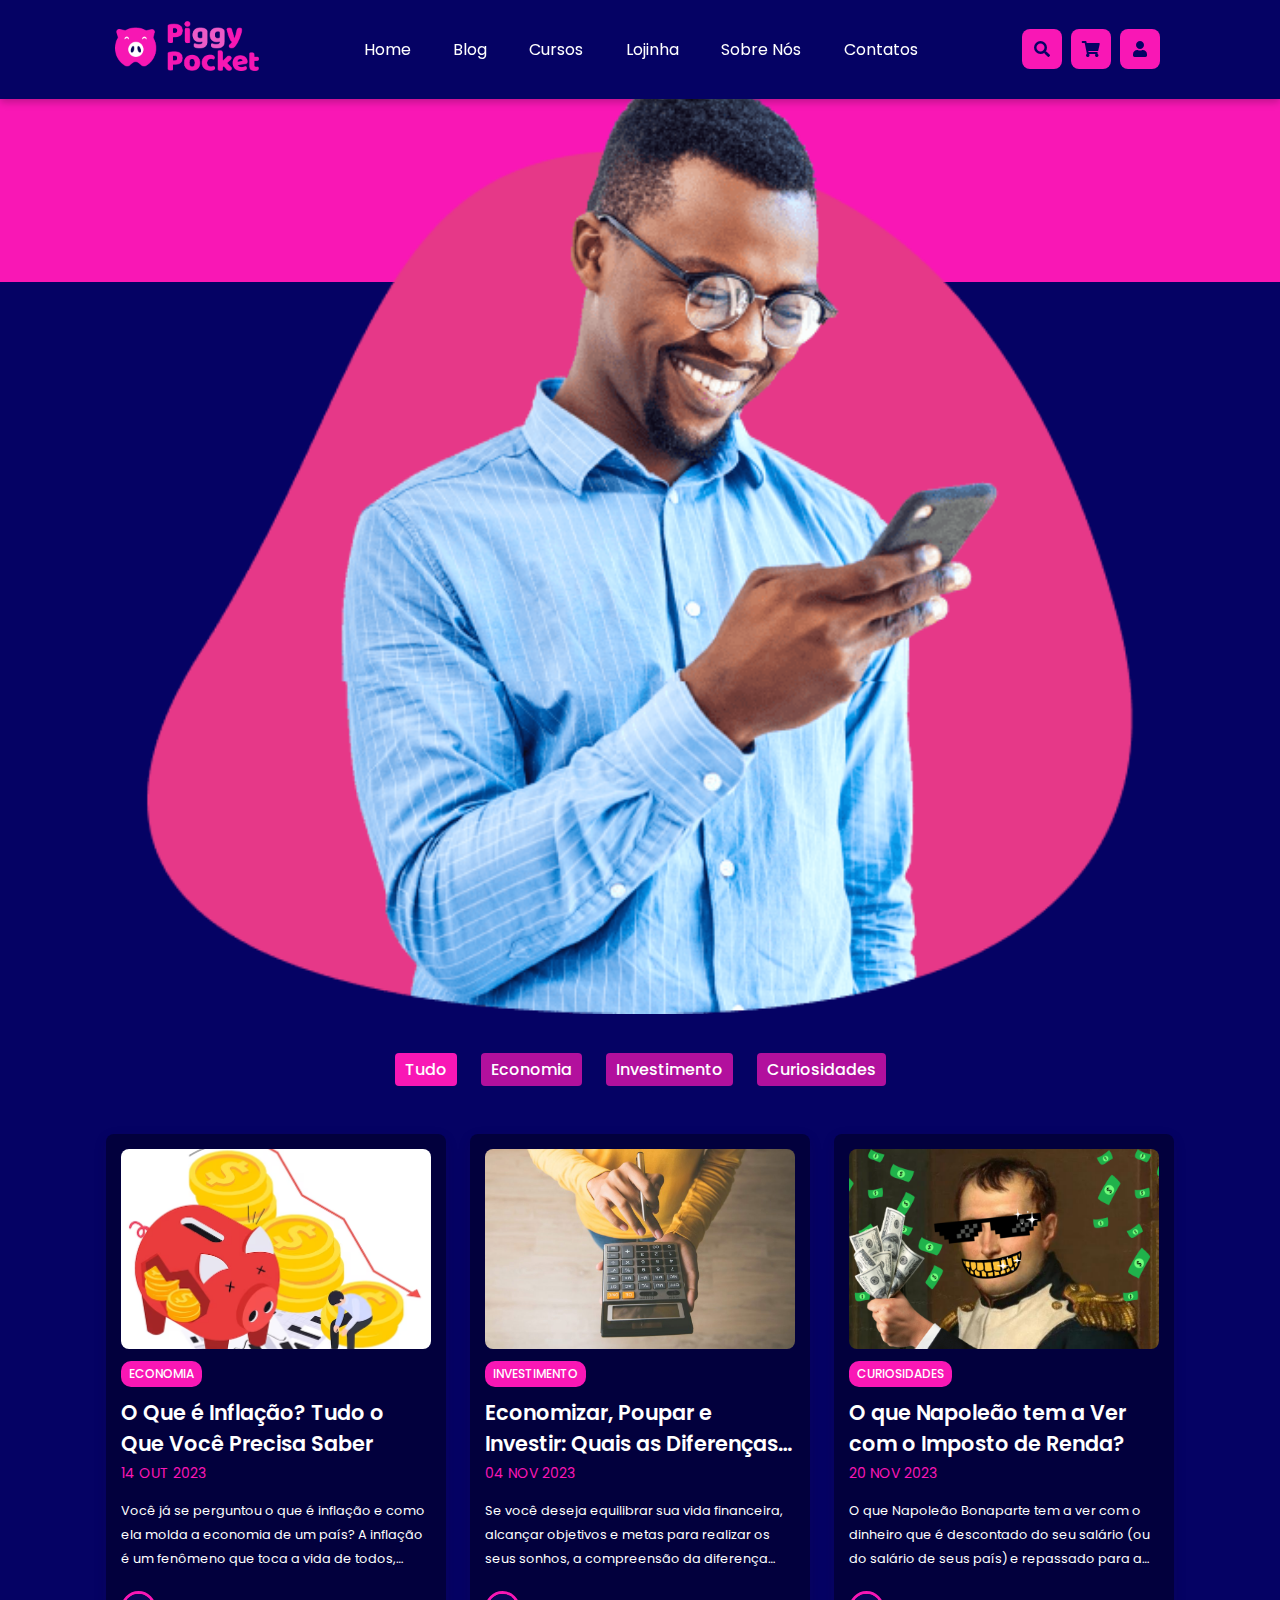
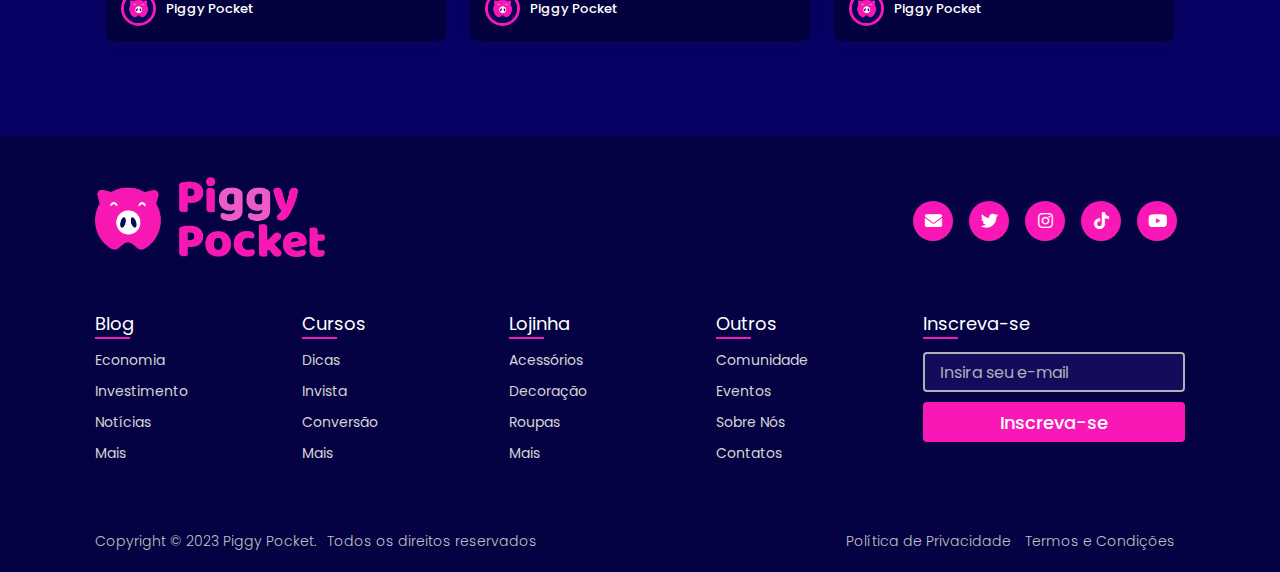
<file: indexBlog.html>
<!DOCTYPE html>
<html lang="en">
<head>
  <meta charset="UTF-8">
  <meta http-equiv="X-UA-Compatible" content="IE=edge">
  <meta name="viewport" content="width=device-width, initial-scale=1.0">
  <title>Blog - Piggy Pocket</title>
  <link rel="icon" type="image/png" href="images/logo.png">
  <link href='https://fonts.googleapis.com/css?family=Poppins' rel='stylesheet'>
  <link href='https://fonts.googleapis.com/css?family=Baloo' rel='stylesheet'>
  <link rel="stylesheet" href="styleAll.css">
  <link rel="stylesheet" href="styleBlog.css">
  <link href='https://unpkg.com/boxicons@2.1.4/css/boxicons.min.css' rel='stylesheet'>
  <link rel="stylesheet" href="https://cdnjs.cloudflare.com/ajax/libs/font-awesome/6.3.0/css/all.min.css">
     <meta name="viewport" content="width=device-width, initial-scale=1.0">
  <link rel="stylesheet" href="https://cdnjs.cloudflare.com/ajax/libs/font-awesome/5.15.2/css/all.min.css"/>
</head>
<body>
    <!-- header section -->
<header class="header">
  <a href="index.html" class="logo"><img src="images/logoSite.png" alt=""></a>
  <nav class="navbar">
  <a href="index.html">Home</a>
  <a href="indexBlog.html">Blog</a>
  <a href="indexCursos.html">Cursos</a>
  <a href="indexLojinha.html">Lojinha</a>
  <a href="indexSobre.html">Sobre Nós</a>
  <a href="indexContact.html" >Contatos</a>
  </nav>
  
  <div class="icons">
    <div class="fa fa-bars" id="menu-btn"></div>
    <div class="fa fa-search" id="search-btn"></div>
    <div class="fa fa-shopping-cart" id="cart-btn"></div>
    <div class="fa fa-user" id="login-btn"></div>
  </div>

  <form class="search-form">
    <input type="search" id="search-box" placeholder="Pesquisar...">
    <label for="search-box" class="fa fa-search"></label>
  </form>
</header>

  <span class="close-btn">
  </span>
 <a href="#" class="to-top">
  <i class="fas fa-chevron-up"></i>
 </a>



 
   <div class="header-inner-content">
    <div class="header-bottom-side">
        <div class="header-bottom-side-left">
            <h3>Seja bem-vindo(a) ao Blog da <span>Pi<span>gg</span>y Pocket</span></h3>
            <p>
              Aqui descomplicamos o universo financeiro para você!!! Descubra tudo para tornar sua jornada financeira mais educativa e empolgante. E aí, bora aprender?
            </p>
        </div>
        <div class="header-bottom-side-right">
            <img src="images/PiggyBankBlog.png" alt="">
        </div>
    </div>
    </div>
   

  <!-- Post Filter -->
   <div class="post-filter container">
    <span class="filter-item active-filter" data-filter='all'>Tudo</span>
    <span class="filter-item" data-filter='economia'>Economia</span>
    <span class="filter-item" data-filter='investimento'>Investimento</span>
    <span class="filter-item" data-filter='curiosidades'>Curiosidades</span>
  </div>

  <!-- Posts -->
  <section class="post container">
    <!-- Post Box 1 -->
    <div class="post-box economia">
      <img src="images/PostImage.png" alt="" class="post-img">
      <h2 class="category">Economia</h2>
      <a href="Infla-post.html" class="post-title">
        O Que é Inflação? Tudo o Que Você Precisa Saber
      </a>
      <span class="post-date">14 Out 2023</span>
      <p class="post-description">Você já se perguntou o que é inflação e como ela molda a economia de um país? A inflação é um fenômeno que toca a vida de todos, desde o preço dos produtos que compramos até nossos salários. Neste artigo, vamos desvendar o significado da inflação, suas causas, efeitos e métodos de mensuração, além de explorar medidas que os governos podem adotar para mantê-la sob controle.</p>
      <!-- Profile -->
      <div class="profile">
        <img src="images/IconPost.png" alt="" class="profile-img">
        <span class="profile-name">Piggy Pocket</span>
      </div>
    </div>

    <!-- Post Box 2 -->
    <div class="post-box investimento">
      <img src="images/postEcono.jpg" alt="" class="post-img">
      <h2 class="category">Investimento</h2>
      <a href="Econo-post.html" class="post-title">
        Economizar, Poupar e Investir: Quais as Diferenças e Vantagens?
      </a>
      <span class="post-date">04 nov 2023</span>
      <p class="post-description">Se você deseja equilibrar sua vida financeira, alcançar objetivos e metas para realizar os seus sonhos, a compreensão da diferença entre economizar, poupar e investir é fundamental para a garantia da sua organização e segurança financeira. Quanto antes você começar a colocá-las em prática na sua vida, melhores os resultados a longo prazo.</p>
      <!-- Profile -->
      <div class="profile">
        <img src="images/IconPost.png" alt="" class="profile-img">
        <span class="profile-name">Piggy Pocket</span>
      </div>
    </div>

    <!-- Post Box 3 -->
    <div class="post-box curiosidades">
      <img src="images/napoleon.png" alt="" class="post-img">
      <h2 class="category">Curiosidades</h2>
      <a href="Napoleon.html" class="post-title">
        O que Napoleão tem a Ver com o Imposto de Renda?
      </a>
      <span class="post-date">20 Nov 2023</span>
      <p class="post-description">O que Napoleão Bonaparte tem a ver com o dinheiro que é descontado do seu salário (ou do salário de seus país) e repassado para a Receita Federal todos os meses? Na verdade, o ex-general e ex-imperador francês foi o res- ponsável, ainda que de maneira indireta, pela criação do Imposto de Renda (IR), em 1799.</p>
      <!-- Profile -->
      <div class="profile">
        <img src="images/IconPost.png" alt="" class="profile-img">
        <span class="profile-name">Piggy Pocket</span>
      </div>
    </div>
  </section>

  
  <!-- Footer -->
  <footer>
    <div class="content">
      <div class="top">
        <div class="logo-details">
          <img src="images/logoSite.png" alt="">
        </div>
        <div class="media-icons">
          <a href="indexContact.html"><i class="fa-solid fa-envelope"></i></a>
          <a href="https://twitter.com/piggy_pocket"><i class="fab fa-twitter"></i></a>
          <a href="#"><i class="fab fa-instagram"></i></a>
          <a href="https://www.tiktok.com/@piggy.pocket"><i class="fa-brands fa-tiktok"></i>
          <a href="https://www.youtube.com/channel/UCWLfCDwdceKqga20zehQzMA"><i class="fab fa-youtube"></i></a>
        </div>
      </div>
      <div class="line-bg"></div>
      <div class="link-boxes">
        <ul class="box">
          <li class="link_name">Blog</li>
          <li><a href="#">Economia</a></li>
          <li><a href="#">Investimento</a></li>
          <li><a href="#">Notícias</a></li>
          <li><a href="#">Mais</a></li>
        </ul>
        <ul class="box">
          <li class="link_name">Cursos</li>
          <li><a href="#">Dicas</a></li>
          <li><a href="#">Invista</a></li>
          <li><a href="#">Conversão</a></li>
          <li><a href="#">Mais</a></li>
        </ul>
        <ul class="box">
          <li class="link_name">Lojinha</li>
          <li><a href="#">Acessórios</a></li>
          <li><a href="#">Decoração</a></li>
          <li><a href="#">Roupas</a></li>
          <li><a href="#">Mais</a></li>
        </ul>
        <ul class="box">
          <li class="link_name">Outros</li>
          <li><a href="#">Comunidade</a></li>
          <li><a href="#">Eventos</a></li>
          <li><a href="#">Sobre Nós</a></li>
          <li><a href="#">Contatos</a></li>
        </ul>
        <ul class="box input-box">
          <li class="link_name">Inscreva-se</li>
          <li><input type="text" placeholder="Insira seu e-mail"></li>
          <li><input type="button" value="Inscreva-se"></li>
        </ul>
      </div>
    </div>
    <div class="bottom-details">
      <div class="bottom_text">
        <span class="copyright_text">Copyright © 2023 <a href="#">Piggy Pocket.</a>Todos os direitos reservados</span>
        <span class="policy_terms">
          <a href="#">Política de Privacidade</a>
          <a href="#">Termos e Condições</a>
        </span>
      </div>
    </div>
  </footer> 
  <!-- --- -->

  <!-- JQuery Link -->
  <script src="https://code.jquery.com/jquery-3.7.1.js" 
  integrity="sha256-eKhayi8LEQwp4NKxN+CfCh+3qOVUtJn3QNZ0TciWLP4=" 
  crossorigin="anonymous"></script>
  <!-- Java -->
  <script src="script.js" defer></script>
  <script src="scriptBlog.js" defer></script>
  <!-- --- -->
</body>
</html>
</file>
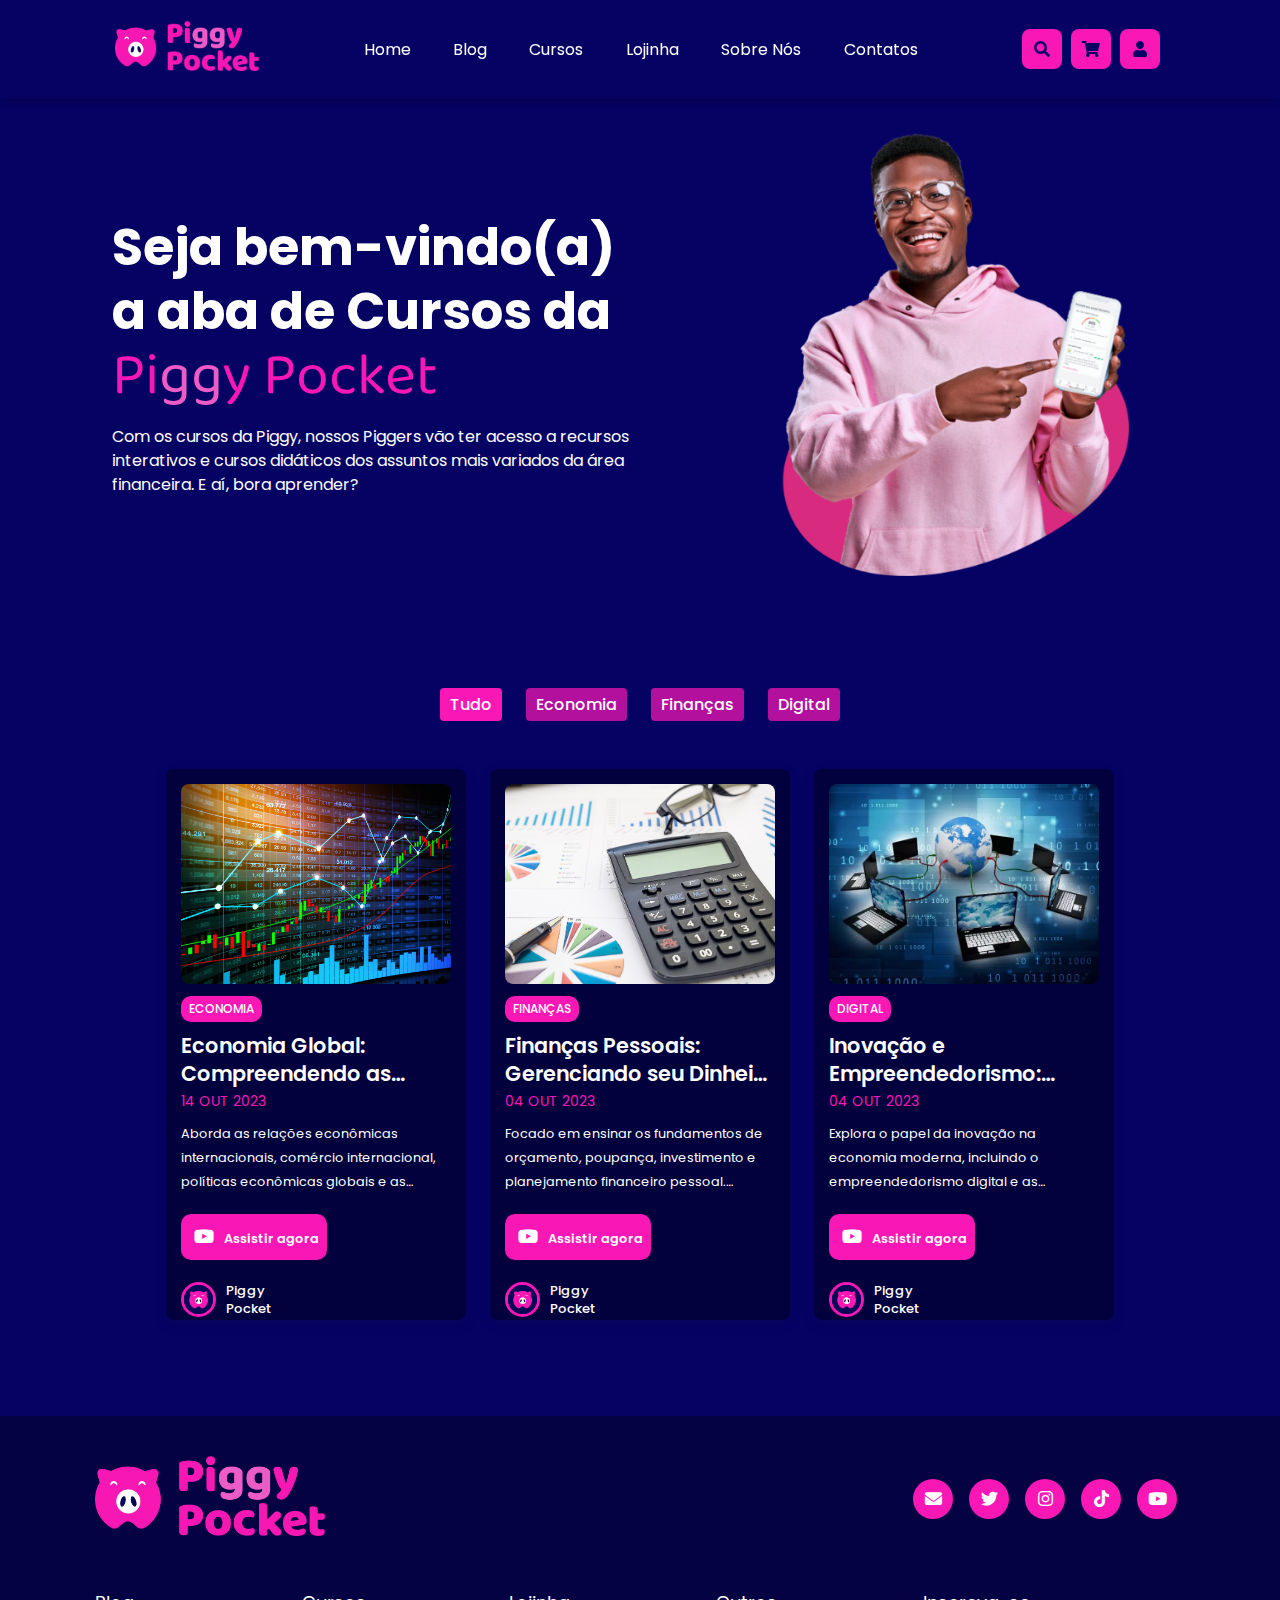
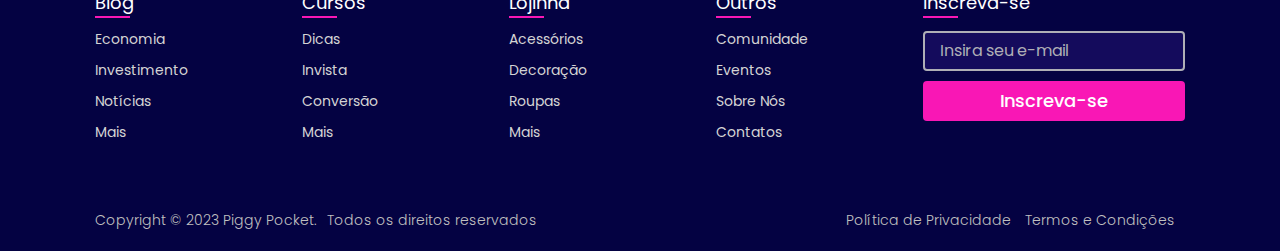
<file: indexCursos.html>
<!DOCTYPE html>
<html lang="en">
<head>
  <meta charset="UTF-8">
  <meta http-equiv="X-UA-Compatible" content="IE=edge">
  <meta name="viewport" content="width=device-width, initial-scale=1.0">
  <title>Cursos - Piggy Pocket</title>
  <link rel="icon" type="image/png" href="images/logo.png">
  <link href='https://fonts.googleapis.com/css?family=Poppins' rel='stylesheet'>
  <link href='https://fonts.googleapis.com/css?family=Baloo' rel='stylesheet'>
  <link rel="stylesheet" href="styleAll.css">
  <link rel="stylesheet" href="styleCursos.css">
  <link href='https://unpkg.com/boxicons@2.1.4/css/boxicons.min.css' rel='stylesheet'>
  <link rel="stylesheet" href="https://cdnjs.cloudflare.com/ajax/libs/font-awesome/6.3.0/css/all.min.css">
     <meta name="viewport" content="width=device-width, initial-scale=1.0">
  <link rel="stylesheet" href="https://cdnjs.cloudflare.com/ajax/libs/font-awesome/5.15.2/css/all.min.css"/>
</head>
<body>
 <!-- header section -->
 <header class="header">
  <a href="index.html" class="logo"><img src="images/logoSite.png" alt=""></a>
  <nav class="navbar">
  <a href="index.html">Home</a>
  <a href="indexBlog.html">Blog</a>
  <a href="indexCursos.html">Cursos</a>
  <a href="indexLojinha.html">Lojinha</a>
  <a href="indexSobre.html">Sobre Nós</a>
  <a href="indexContact.html" >Contatos</a>
  </nav>
  
  <div class="icons">
    <div class="fa fa-bars" id="menu-btn"></div>
    <div class="fa fa-search" id="search-btn"></div>
    <div class="fa fa-shopping-cart" id="cart-btn"></div>
    <div class="fa fa-user" id="login-btn"></div>
  </div>

  <form class="search-form">
    <input type="search" id="search-box" placeholder="Pesquisar...">
    <label for="search-box" class="fa fa-search"></label>
  </form>
</header>

  <span class="close-btn">
  </span>
 <a href="#" class="to-top">
  <i class="fas fa-chevron-up"></i>
 </a>


   <div class="header-inner-content">
    <div class="header-bottom-side">
        <div class="header-bottom-side-left">
            <h3>Seja bem-vindo(a) a aba de Cursos da <span>Pi<span>gg</span>y Pocket</span></h3>
            <p>
              Com os cursos da Piggy, nossos Piggers vão ter acesso a recursos interativos e cursos didáticos dos assuntos mais variados da área financeira. E aí, bora aprender?
            </p>
        </div>
        <div class="header-bottom-side-right">
            <img src="images/mulher-premium1.png" alt="">
        </div>
    </div>
    </div>
   

  <!-- Post Filter -->
   <div class="curso-filter container">
    <span class="filter-item active-filter" data-filter='all'>Tudo</span>
    <span class="filter-item" data-filter='economia'>Economia</span>
    <span class="filter-item" data-filter='financas'>Finanças</span>
    <span class="filter-item" data-filter='digital'>Digital</span>
  </div>

  <!-- Posts -->
  <section class="curso container">
    <!-- Post Box 1 -->
    <div class="curso-box economia">
      <img src="images/bolsa.jpg" alt="" class="curso-img">
      <h2 class="category">Economia</h2>
      <a href="Infla-post.html" class="curso-title">
        Economia Global: Compreendendo as Interações Internacionais
      </a>
      <span class="curso-date">14 Out 2023</span>
      <p class="curso-description">Aborda as relações econômicas internacionais, comércio internacional, políticas econômicas globais e as interconexões entre as economias dos países.</p>
      <h2 class="ver-curso"><i class="fa-brands fa-youtube"></i>Assistir agora</h2>
      <!-- Profile -->
      <div class="profile-curso">
        <img src="images/IconPost.png" alt="" class="profile-curso-img">
        <span class="profile-curso-name">Piggy Pocket</span>
      </div>
    </div>

    <!-- Post Box 2 -->
    <div class="curso-box financas">
      <img src="images/finanPessoal.png" alt="" class="curso-img">
      <h2 class="category">Finanças</h2>
      <a href="curso-page.html" class="curso-title">
        Finanças Pessoais: Gerenciando seu Dinheiro de Forma Inteligente
      </a>
      <span class="curso-date">04 Out 2023</span>
      <p class="curso-description">Focado em ensinar os fundamentos de orçamento, poupança, investimento e planejamento financeiro pessoal. Explora como fatores psicológicos afetam as escolhas econômicas e como compreender esses padrões pode melhorar a tomada de decisões.</p>
        <h2 class="ver-curso"><i class="fa-brands fa-youtube"></i>Assistir agora</h2>
      <!-- Profile -->
      <div class="profile-curso">
        <img src="images/IconPost.png" alt="" class="profile-curso-img">
        <span class="profile-curso-name">Piggy Pocket</span>
      </div>
    </div>

    <!-- Post Box 3 -->
    <div class="curso-box digital">
      <img src="images/digital.png" alt="" class="curso-img">
      <h2 class="category">Digital</h2>
      <a href="curso-page.html" class="curso-title">
        Inovação e Empreendedorismo: Economia na Era Digital
      </a>
      <span class="curso-date">04 Out 2023</span>
      <p class="curso-description">Explora o papel da inovação na economia moderna, incluindo o empreendedorismo digital e as mudanças econômicas impulsionadas pela tecnologia.</p>
        <h2 class="ver-curso"><i class="fa-brands fa-youtube"></i>Assistir agora</h2>
      <!-- Profile -->
      <div class="profile-curso">
        <img src="images/IconPost.png" alt="" class="profile-curso-img">
        <span class="profile-curso-name">Piggy Pocket</span>
      </div>
    </div>
  </section>

  
  
  <!-- Footer -->
  <footer>
    <div class="content">
      <div class="top">
        <div class="logo-details">
          <img src="images/logoSite.png" alt="">
        </div>
        <div class="media-icons">
          <a href="indexContact.html"><i class="fa-solid fa-envelope"></i></a>
          <a href="https://twitter.com/piggy_pocket"><i class="fab fa-twitter"></i></a>
          <a href="#"><i class="fab fa-instagram"></i></a>
          <a href="https://www.tiktok.com/@piggy.pocket"><i class="fa-brands fa-tiktok"></i>
          <a href="https://www.youtube.com/channel/UCWLfCDwdceKqga20zehQzMA"><i class="fab fa-youtube"></i></a>
        </div>
      </div>
      <div class="line-bg"></div>
      <div class="link-boxes">
        <ul class="box">
          <li class="link_name">Blog</li>
          <li><a href="#">Economia</a></li>
          <li><a href="#">Investimento</a></li>
          <li><a href="#">Notícias</a></li>
          <li><a href="#">Mais</a></li>
        </ul>
        <ul class="box">
          <li class="link_name">Cursos</li>
          <li><a href="#">Dicas</a></li>
          <li><a href="#">Invista</a></li>
          <li><a href="#">Conversão</a></li>
          <li><a href="#">Mais</a></li>
        </ul>
        <ul class="box">
          <li class="link_name">Lojinha</li>
          <li><a href="#">Acessórios</a></li>
          <li><a href="#">Decoração</a></li>
          <li><a href="#">Roupas</a></li>
          <li><a href="#">Mais</a></li>
        </ul>
        <ul class="box">
          <li class="link_name">Outros</li>
          <li><a href="#">Comunidade</a></li>
          <li><a href="#">Eventos</a></li>
          <li><a href="#">Sobre Nós</a></li>
          <li><a href="#">Contatos</a></li>
        </ul>
        <ul class="box input-box">
          <li class="link_name">Inscreva-se</li>
          <li><input type="text" placeholder="Insira seu e-mail"></li>
          <li><input type="button" value="Inscreva-se"></li>
        </ul>
      </div>
    </div>
    <div class="bottom-details">
      <div class="bottom_text">
        <span class="copyright_text">Copyright © 2023 <a href="#">Piggy Pocket.</a>Todos os direitos reservados</span>
        <span class="policy_terms">
          <a href="#">Política de Privacidade</a>
          <a href="#">Termos e Condições</a>
        </span>
      </div>
    </div>
  </footer>
  <!-- --- -->

  <!-- JQuery Link -->
  <script src="https://code.jquery.com/jquery-3.7.1.js" 
  integrity="sha256-eKhayi8LEQwp4NKxN+CfCh+3qOVUtJn3QNZ0TciWLP4=" 
  crossorigin="anonymous"></script>
  <!-- Java -->
  <script src="script.js" defer></script>
  <script src="scriptBlog.js" defer></script>
  <!-- --- -->
</body>
</html>
</file>
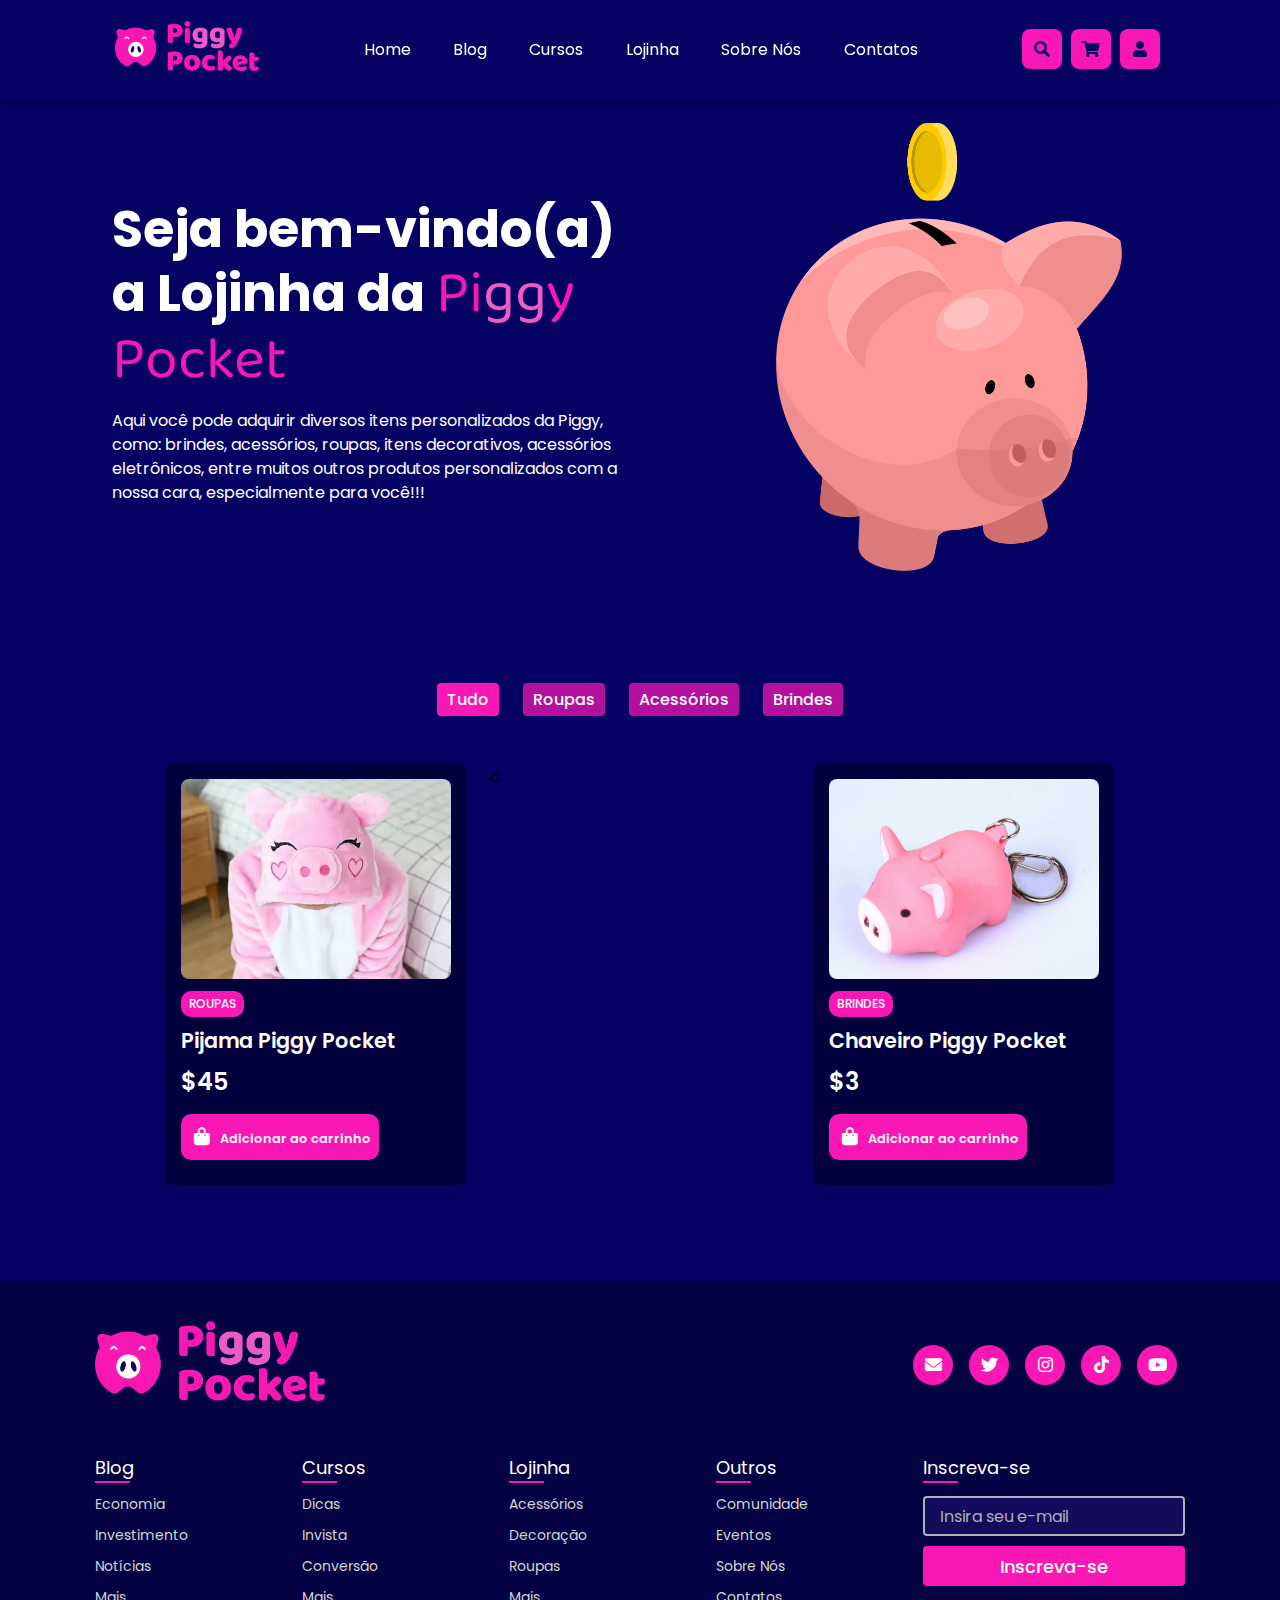
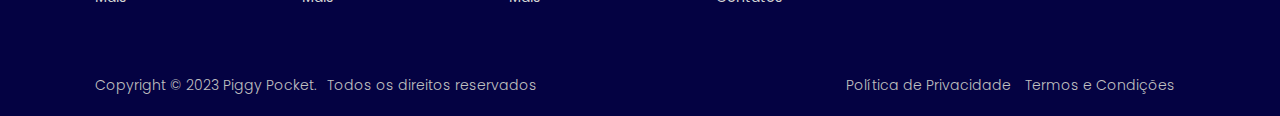
<file: indexLojinha.html>
<!DOCTYPE html>
<html lang="en">
<head>
  <meta charset="UTF-8">
  <meta http-equiv="X-UA-Compatible" content="IE=edge">
  <meta name="viewport" content="width=device-width, initial-scale=1.0">
  <title>Blog - Piggy Pocket</title>
  <link rel="icon" type="image/png" href="images/logoMaior.png">
  <link href='https://fonts.googleapis.com/css?family=Poppins' rel='stylesheet'>
  <link href='https://fonts.googleapis.com/css?family=Baloo' rel='stylesheet'>
  <link rel="stylesheet" href="styleAll.css">
  <link rel="stylesheet" href="styleLojinha.css">
  <link href='https://unpkg.com/boxicons@2.1.4/css/boxicons.min.css' rel='stylesheet'>
  <link rel="stylesheet" href="https://cdnjs.cloudflare.com/ajax/libs/font-awesome/6.3.0/css/all.min.css">
     <meta name="viewport" content="width=device-width, initial-scale=1.0">
  <link rel="stylesheet" href="https://cdnjs.cloudflare.com/ajax/libs/font-awesome/5.15.2/css/all.min.css"/>
</head>
<body>
    <!-- header section -->
<header class="header">
  <a href="index.html" class="logo"><img src="images/logoSite.png" alt=""></a>
  <nav class="navbar">
  <a href="index.html">Home</a>
  <a href="indexBlog.html">Blog</a>
  <a href="indexCursos.html">Cursos</a>
  <a href="indexLojinha.html">Lojinha</a>
  <a href="indexSobre.html">Sobre Nós</a>
  <a href="indexContact.html" >Contatos</a>
  </nav>
  
  <div class="icons">
    <div class="fa fa-bars" id="menu-btn"></div>
    <div class="fa fa-search" id="search-btn"></div>
    <div class="fa fa-shopping-cart" id="cart-btn"></div>
    <div class="fa fa-user" id="login-btn"></div>
  </div>

  <form class="search-form">
    <input type="search" id="search-box" placeholder="Pesquisar...">
    <label for="search-box" class="fa fa-search"></label>
  </form>
</header>

  <span class="close-btn">
  </span>
 <a href="#" class="to-top">
  <i class="fas fa-chevron-up"></i>
 </a>



 
   <div class="header-inner-content">
    <div class="header-bottom-side">
        <div class="header-bottom-side-left">
            <h3>Seja bem-vindo(a) a Lojinha da <span>Pi<span>gg</span>y Pocket</span></h3>
            <p>
              Aqui você pode adquirir diversos itens personalizados da Piggy, como: brindes, acessórios, roupas, itens decorativos, acessórios eletrônicos, entre muitos outros produtos personalizados com a nossa cara, especialmente para você!!!
            </p>
        </div>
        <div class="header-bottom-side-right">
            <img src="images/pigShop.png" alt="">
        </div>
    </div>
    </div>
   

  <!-- Post Filter -->
   <div class="shop-filter container">
    <span class="filter-item active-filter" data-filter='all'>Tudo</span>
    <span class="filter-item" data-filter='roupas'>Roupas</span>
    <span class="filter-item" data-filter='acessorios'>Acessórios</span>
    <span class="filter-item" data-filter='brindes'>Brindes</span>
  </div>

  <!-- Shop -->
  <section class="shop container">
    <!-- Post Box 1 -->
    <div class="shop-box roupas">
      <img src="images/pijama.png" alt="" class="shop-img">
      <h2 class="category">Roupas</h2>
      <a href="#" class="shop-title">
        Pijama Piggy Pocket
      </a>
      <p class="price">$45</p>
      <h2 class="carrinho"><i class="fa-solid fa-bag-shopping"></i>Adicionar ao carrinho</h2>
    </div>

    <!-- Post Box 3 -->
    c

    <!-- Post Box 3 -->
    <div class="shop-box brindes">
      <img src="images/chaveiro.jpeg" alt="" class="shop-img">
      <h2 class="category">Brindes</h2>
      <a href="#" class="shop-title">
        Chaveiro Piggy Pocket
      </a>
      <p class="price">$3</p>
      <h2 class="carrinho"><i class="fa-solid fa-bag-shopping"></i>Adicionar ao carrinho</h2>
    </div>
  </section>


  
  <!-- Footer -->
  <footer>
    <div class="content">
      <div class="top">
        <div class="logo-details">
          <img src="images/logoSite.png" alt="">
        </div>
        <div class="media-icons">
          <a href="indexContact.html"><i class="fa-solid fa-envelope"></i></a>
          <a href="https://twitter.com/piggy_pocket"><i class="fab fa-twitter"></i></a>
          <a href="#"><i class="fab fa-instagram"></i></a>
          <a href="https://www.tiktok.com/@piggy.pocket"><i class="fa-brands fa-tiktok"></i>
          <a href="https://www.youtube.com/channel/UCWLfCDwdceKqga20zehQzMA"><i class="fab fa-youtube"></i></a>
        </div>
      </div>
      <div class="line-bg"></div>
      <div class="link-boxes">
        <ul class="box">
          <li class="link_name">Blog</li>
          <li><a href="#">Economia</a></li>
          <li><a href="#">Investimento</a></li>
          <li><a href="#">Notícias</a></li>
          <li><a href="#">Mais</a></li>
        </ul>
        <ul class="box">
          <li class="link_name">Cursos</li>
          <li><a href="#">Dicas</a></li>
          <li><a href="#">Invista</a></li>
          <li><a href="#">Conversão</a></li>
          <li><a href="#">Mais</a></li>
        </ul>
        <ul class="box">
          <li class="link_name">Lojinha</li>
          <li><a href="#">Acessórios</a></li>
          <li><a href="#">Decoração</a></li>
          <li><a href="#">Roupas</a></li>
          <li><a href="#">Mais</a></li>
        </ul>
        <ul class="box">
          <li class="link_name">Outros</li>
          <li><a href="#">Comunidade</a></li>
          <li><a href="#">Eventos</a></li>
          <li><a href="#">Sobre Nós</a></li>
          <li><a href="#">Contatos</a></li>
        </ul>
        <ul class="box input-box">
          <li class="link_name">Inscreva-se</li>
          <li><input type="text" placeholder="Insira seu e-mail"></li>
          <li><input type="button" value="Inscreva-se"></li>
        </ul>
      </div>
    </div>
    <div class="bottom-details">
      <div class="bottom_text">
        <span class="copyright_text">Copyright © 2023 <a href="#">Piggy Pocket.</a>Todos os direitos reservados</span>
        <span class="policy_terms">
          <a href="#">Política de Privacidade</a>
          <a href="#">Termos e Condições</a>
        </span>
      </div>
    </div>
  </footer> 
  <!-- --- -->

  <!-- JQuery Link -->
  <script src="https://code.jquery.com/jquery-3.7.1.js" 
  integrity="sha256-eKhayi8LEQwp4NKxN+CfCh+3qOVUtJn3QNZ0TciWLP4=" 
  crossorigin="anonymous"></script>
  <!-- Java -->
  <script src="script.js" defer></script>
  <script src="scriptBlog.js" defer></script>
  <!-- --- -->
</body>
</html>
</file>
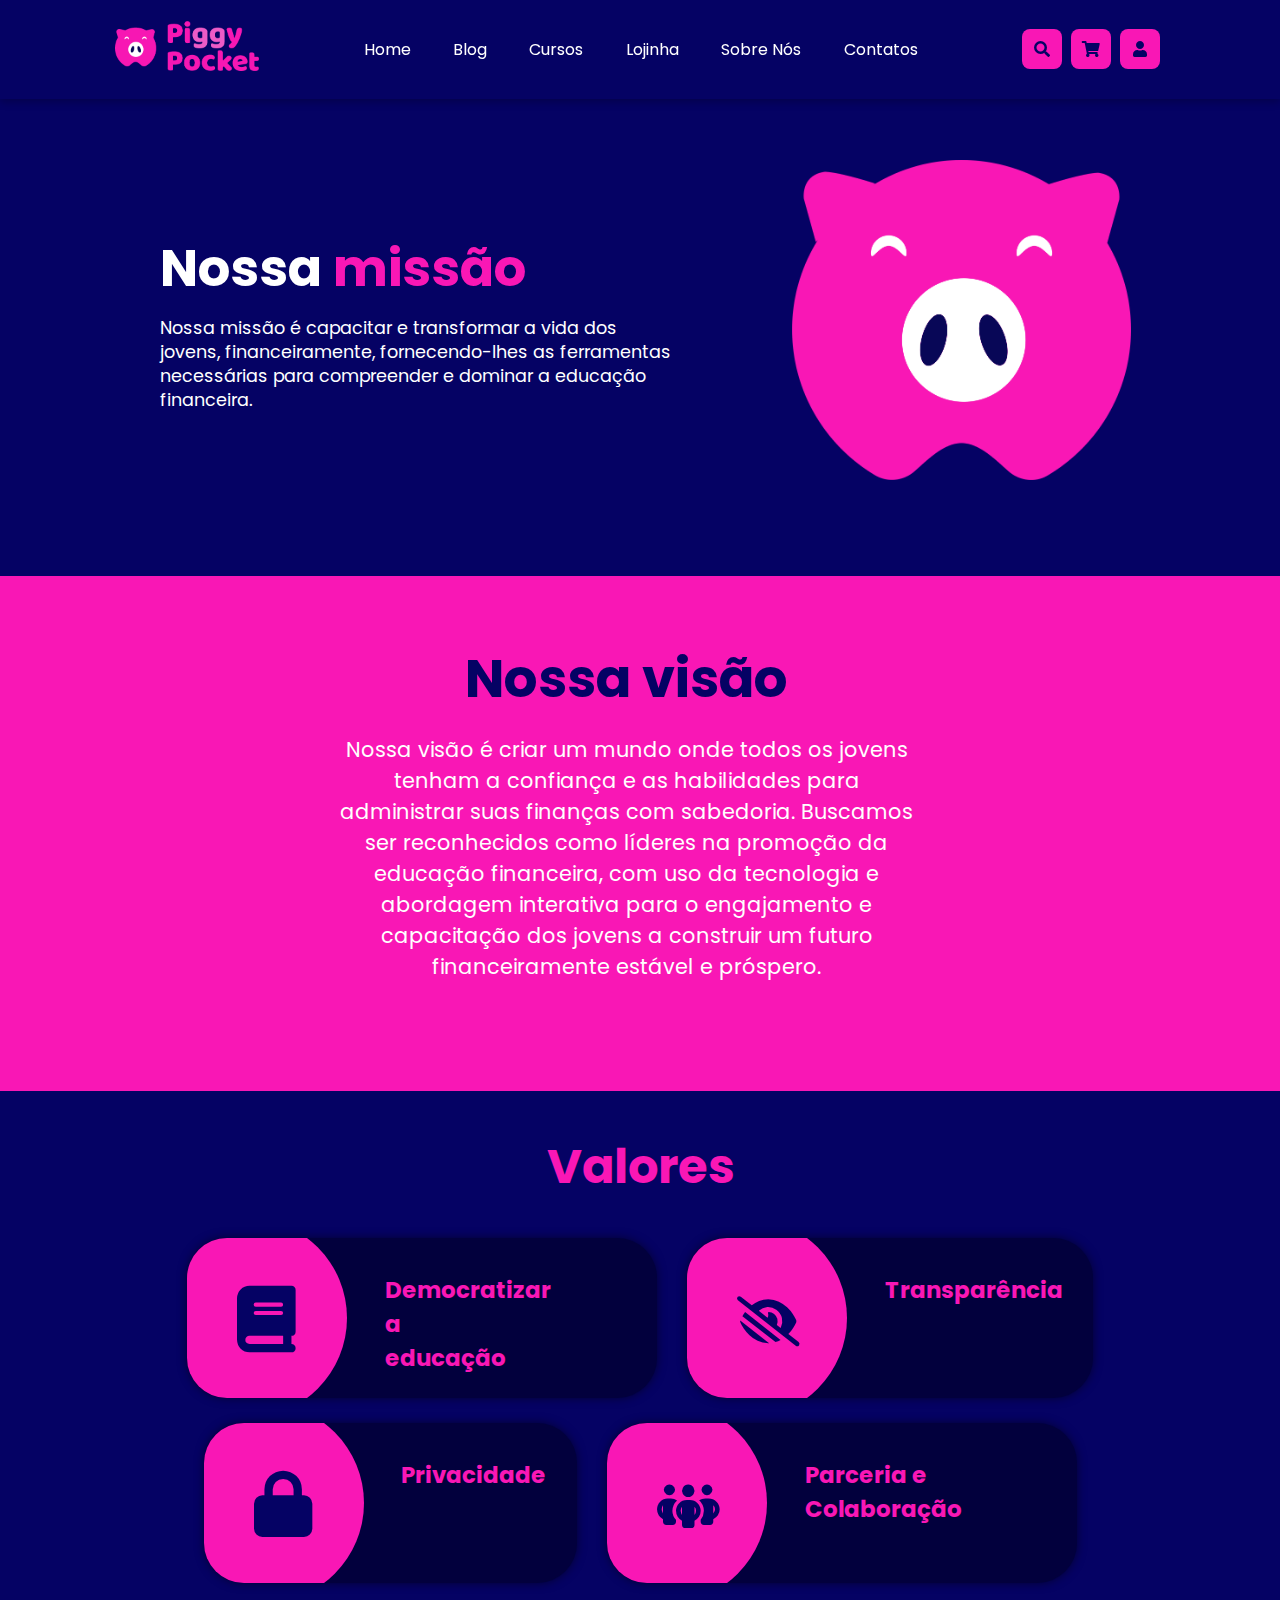
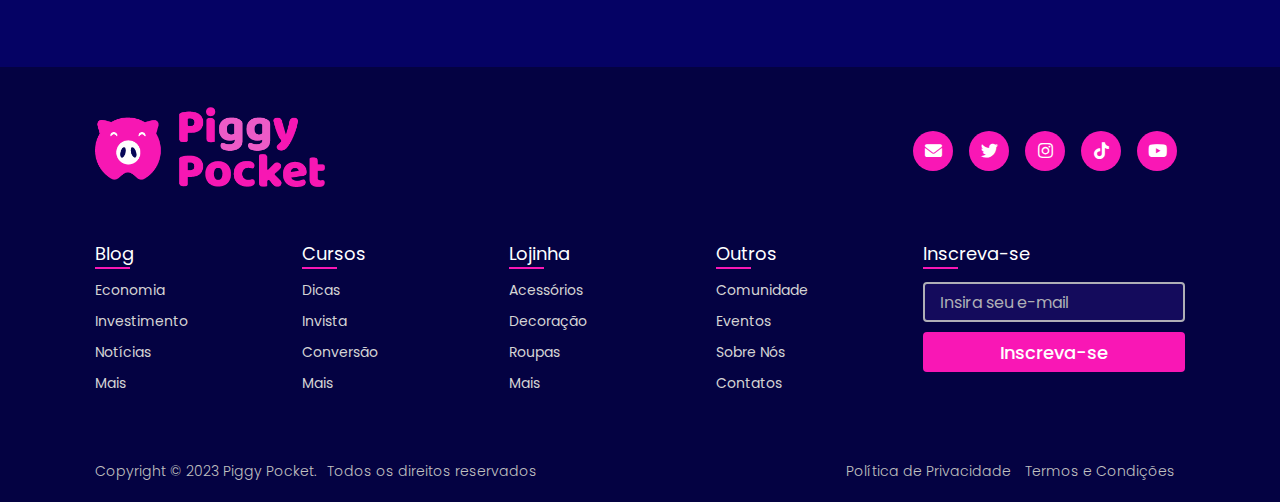
<file: indexSobre.html>
<!DOCTYPE html>
<html lang="en">
<head>
  <meta charset="UTF-8">
  <meta http-equiv="X-UA-Compatible" content="IE=edge">
  <meta name="viewport" content="width=device-width, initial-scale=1.0">
  <title>Sobre Nós - Piggy Pocket</title>
  <link rel="icon" type="image/png" href="images/logoMaior.png">
  <link href='https://fonts.googleapis.com/css?family=Poppins' rel='stylesheet'>
  <link rel="stylesheet" href="styleAll.css">
  <link rel="stylesheet" href="styleSobre.css">
  <link href='https://unpkg.com/boxicons@2.0.7/css/boxicons.min.css' rel='stylesheet'>
  <link rel="stylesheet" href="https://cdnjs.cloudflare.com/ajax/libs/font-awesome/6.3.0/css/all.min.css">
     <meta name="viewport" content="width=device-width, initial-scale=1.0">
  <link rel="stylesheet" href="https://cdnjs.cloudflare.com/ajax/libs/font-awesome/5.15.2/css/all.min.css"/>
</head>
<body>
   <!-- header section -->
 <!-- header section -->
 <header class="header">
  <a href="index.html" class="logo"><img src="images/logoSite.png" alt=""></a>
  <nav class="navbar">
  <a href="index.html">Home</a>
  <a href="indexBlog.html">Blog</a>
  <a href="indexCursos.html">Cursos</a>
  <a href="indexLojinha.html">Lojinha</a>
  <a href="indexSobre.html">Sobre Nós</a>
  <a href="indexContact.html" >Contatos</a>
  </nav>
  
  <div class="icons">
    <div class="fa fa-bars" id="menu-btn"></div>
    <div class="fa fa-search" id="search-btn"></div>
    <div class="fa fa-shopping-cart" id="cart-btn"></div>
    <div class="fa fa-user" id="login-btn"></div>
  </div>

  <form class="search-form">
    <input type="search" id="search-box" placeholder="Pesquisar...">
    <label for="search-box" class="fa fa-search"></label>
  </form>
</header>

  <span class="close-btn">
  </span>
 <a href="#" class="to-top">
  <i class="fas fa-chevron-up"></i>
 </a>




  <div class="header-inner-content">
    <div class="header-bottom-side">
        <div class="header-bottom-side-left">
            <h3>Nossa <span>missão</span></h3>
            <p>
              Nossa missão é capacitar e transformar a vida dos jovens, financeiramente, fornecendo-lhes 
              as ferramentas necessárias para compreender e dominar a educação financeira.
            </p>
        </div>
        <div class="header-bottom-side-right">
            <img src="images/logoMaior.png" alt="">
        </div>
    </div>
    </div>
 <!-- --- -->

 <!-- Visão -->
 <section-4>
  <div class="content">
    <h2>Nossa visão</h2>
    <p>
      Nossa visão é criar um mundo onde todos os jovens tenham a confiança e as habilidades para 
      administrar suas finanças com sabedoria. Buscamos ser reconhecidos como líderes na promoção 
      da educação financeira, com uso da tecnologia e abordagem interativa para o engajamento e 
      capacitação dos jovens a construir um futuro financeiramente estável e próspero.
    </p>
  </div>
</section-4>
 <!-- --- -->



<!-- Valores -->
<section-5 class="topics-section">
  <div class="container">
    <div class="row">
      <div class="title">
        <h2>Valores</h2>
      </div>
    </div>
    <div class="row">
      <div class="topic-column">
        <div class="single-topic">
          <div class="content">
            <div class="content-icon">
              <span class="icon">
                <i class="fa-solid fa-book fa-lg"></i>
              </span>
            </div>
            <div class="content-text">
                <h3 class="main-title">Democratizar a educação</h3>
            </div>
          </div>
          <span class="circle-before"></span>
        </div>
      </div>

      <div class="topic-column">
        <div class="single-topic">
          <div class="content">
            <div class="content-icon">
              <span class="icon">
                <i class="fa-solid fa-eye-low-vision"></i>
              </span>
            </div>
            <div class="content-text">
                <h3 class="main-title">Transparência</h3>
            </div>
          </div>
          <span class="circle-before"></span>
        </div>
      </div>

      <div class="topic-column">
        <div class="single-topic">
          <div class="content">
            <div class="content-icon">
              <span class="icon">
                <i class="fa-solid fa-lock fa-lg"></i>
              </span>
            </div>
            <div class="content-text">
                <h3 class="main-title">Privacidade</h3> 
            </div>
          </div>
          <span class="circle-before"></span>
        </div>
      </div>

      <div class="topic-column">
        <div class="single-topic">
          <div class="content">
            <div class="content-icon">
              <span class="icon">
                <i class="fa-solid fa-people-group"></i>
              </span>
            </div>
            <div class="content-text">
                <h3 class="main-title">Parceria e Colaboração</h3>
            </div>
          </div>
          <span class="circle-before"></span>
        </div>
      </div>      
    </div>
  </div>
</section-5>
<!-- --- -->
</main>
 <!-- --- -->

  

  <!-- Footer -->
  <footer>
    <div class="content">
      <div class="top">
        <div class="logo-details">
          <img src="images/logoSite.png" alt="">
        </div>
        <div class="media-icons">
          <a href="indexContact.html"><i class="fa-solid fa-envelope"></i></a>
          <a href="https://twitter.com/piggy_pocket"><i class="fab fa-twitter"></i></a>
          <a href="#"><i class="fab fa-instagram"></i></a>
          <a href="https://www.tiktok.com/@piggy.pocket"><i class="fa-brands fa-tiktok"></i>
          <a href="https://www.youtube.com/channel/UCWLfCDwdceKqga20zehQzMA"><i class="fab fa-youtube"></i></a>
        </div>
      </div>
      <div class="line-bg"></div>
      <div class="link-boxes">
        <ul class="box">
          <li class="link_name">Blog</li>
          <li><a href="#">Economia</a></li>
          <li><a href="#">Investimento</a></li>
          <li><a href="#">Notícias</a></li>
          <li><a href="#">Mais</a></li>
        </ul>
        <ul class="box">
          <li class="link_name">Cursos</li>
          <li><a href="#">Dicas</a></li>
          <li><a href="#">Invista</a></li>
          <li><a href="#">Conversão</a></li>
          <li><a href="#">Mais</a></li>
        </ul>
        <ul class="box">
          <li class="link_name">Lojinha</li>
          <li><a href="#">Acessórios</a></li>
          <li><a href="#">Decoração</a></li>
          <li><a href="#">Roupas</a></li>
          <li><a href="#">Mais</a></li>
        </ul>
        <ul class="box">
          <li class="link_name">Outros</li>
          <li><a href="#">Comunidade</a></li>
          <li><a href="#">Eventos</a></li>
          <li><a href="#">Sobre Nós</a></li>
          <li><a href="#">Contatos</a></li>
        </ul>
        <ul class="box input-box">
          <li class="link_name">Inscreva-se</li>
          <li><input type="text" placeholder="Insira seu e-mail"></li>
          <li><input type="button" value="Inscreva-se"></li>
        </ul>
      </div>
    </div>
    <div class="bottom-details">
      <div class="bottom_text">
        <span class="copyright_text">Copyright © 2023 <a href="#">Piggy Pocket.</a>Todos os direitos reservados</span>
        <span class="policy_terms">
          <a href="#">Política de Privacidade</a>
          <a href="#">Termos e Condições</a>
        </span>
      </div>
    </div>
  </footer>
  <!-- --- -->


  <!-- Java -->
  <script src="script.js" defer></script>
  <!-- --- -->
</body>
</html>
</file>
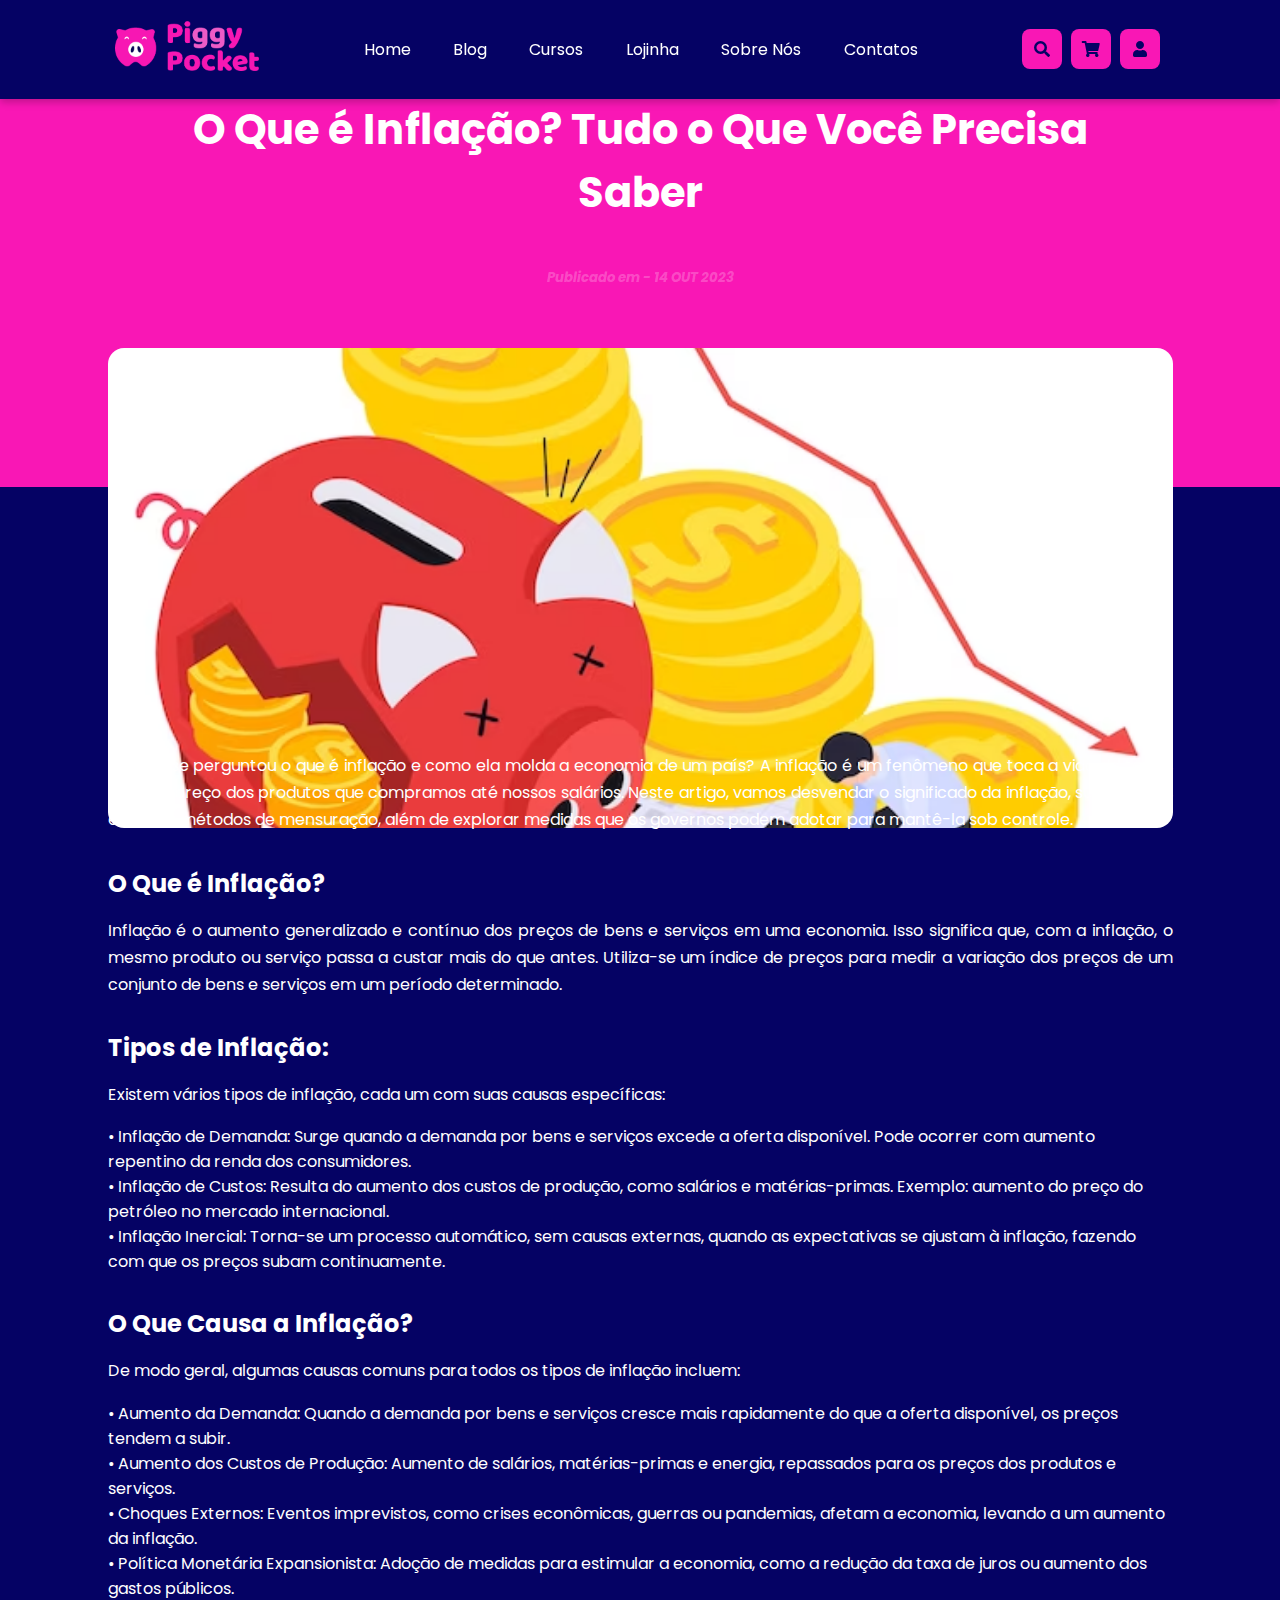
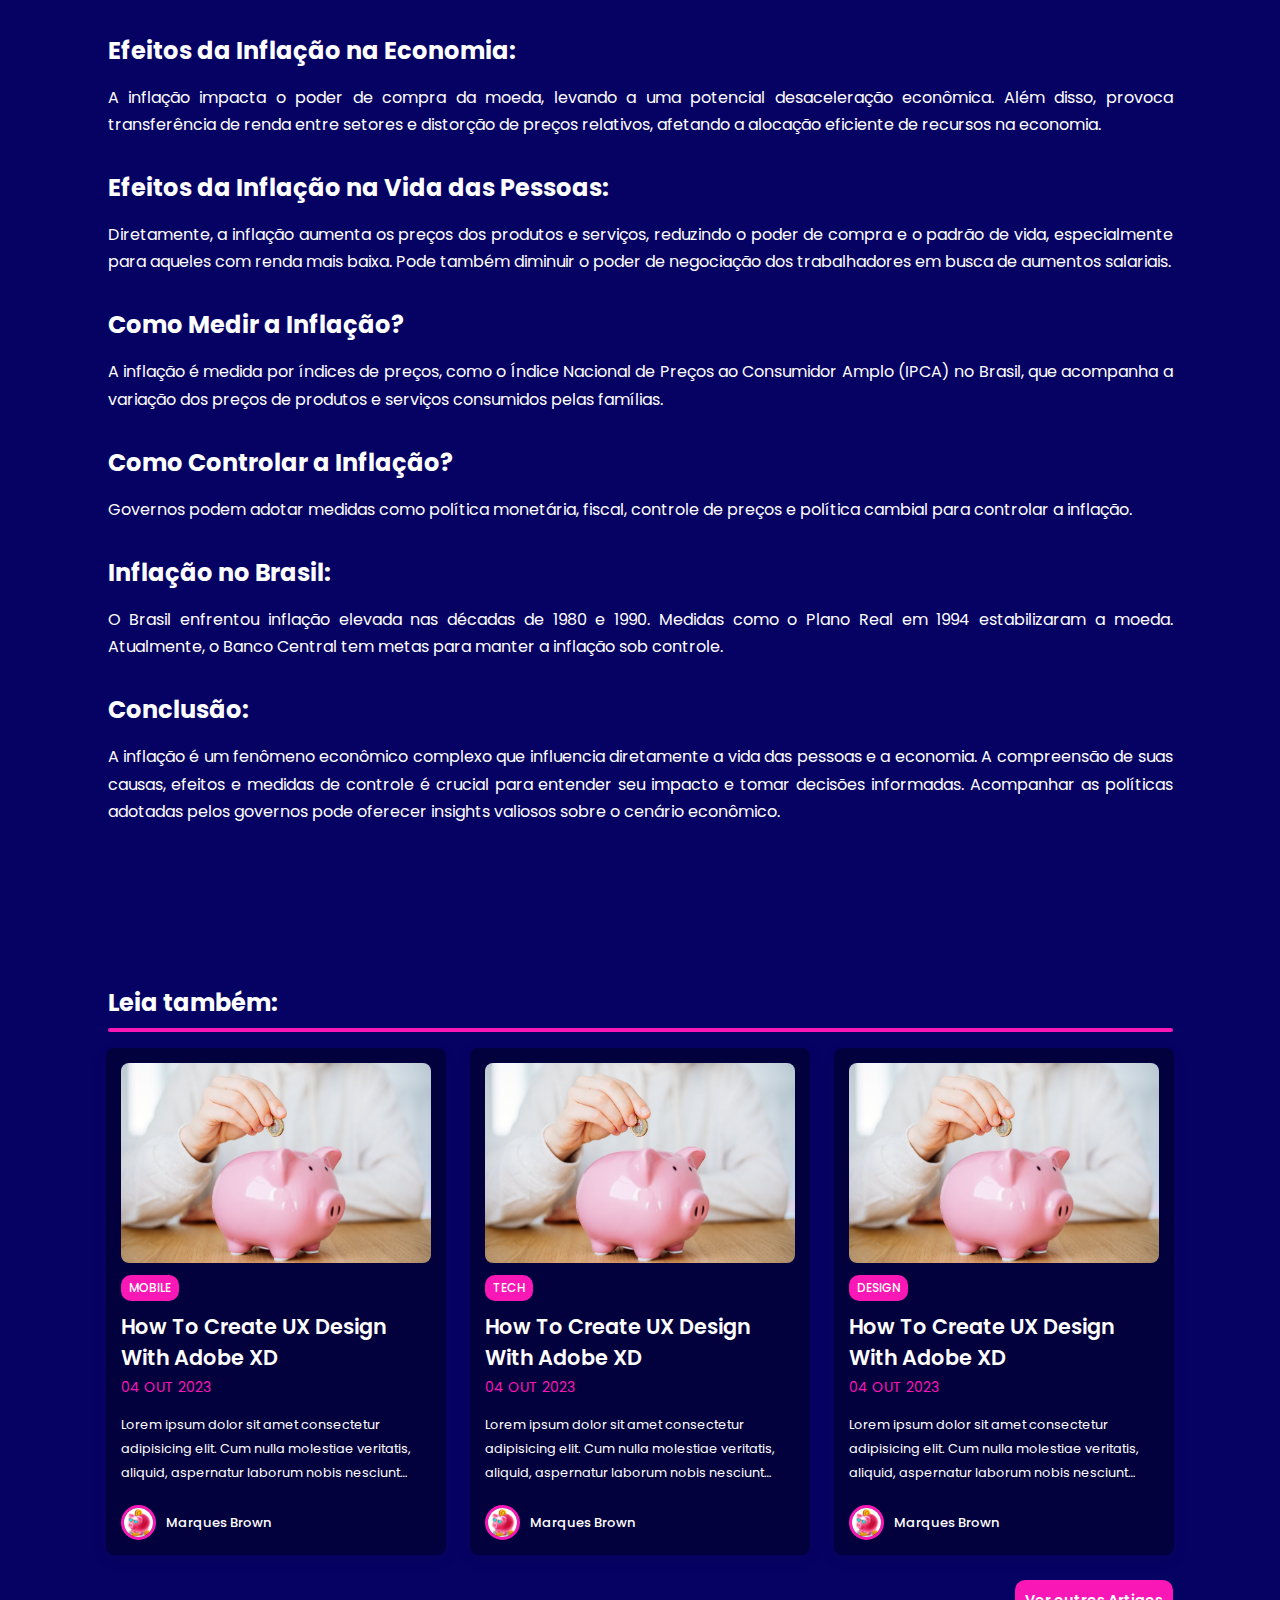
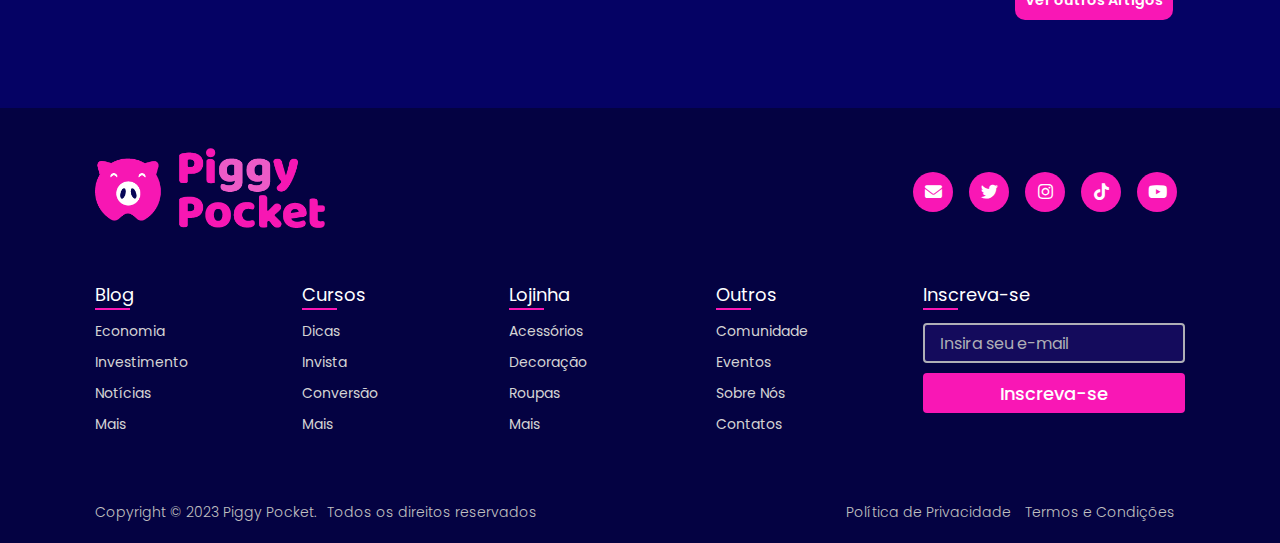
<file: Infla-post.html>
<!DOCTYPE html>
<html lang="en">
<head>
  <meta charset="UTF-8">
  <meta http-equiv="X-UA-Compatible" content="IE=edge">
  <meta name="viewport" content="width=device-width, initial-scale=1.0">
  <title>O Que é Inflação? Tudo o Que Você Precisa Saber - Piggy Pocket</title>
  <link rel="icon" type="image/png" href="images/logo.png">
  <link href='https://fonts.googleapis.com/css?family=Poppins' rel='stylesheet'>
  <link rel="stylesheet" href="styleAll.css">
  <link rel="stylesheet" href="styleBlog.css">
  <link href='https://unpkg.com/boxicons@2.1.4/css/boxicons.min.css' rel='stylesheet'>
  <link rel="stylesheet" href="https://cdnjs.cloudflare.com/ajax/libs/font-awesome/6.3.0/css/all.min.css">
     <meta name="viewport" content="width=device-width, initial-scale=1.0">
  <link rel="stylesheet" href="https://cdnjs.cloudflare.com/ajax/libs/font-awesome/5.15.2/css/all.min.css"/>
</head>
<body>
        <!-- header section -->
<header class="header">
  <a href="index.html" class="logo"><img src="images/logoSite.png" alt=""></a>
  <nav class="navbar">
  <a href="index.html">Home</a>
  <a href="indexBlog.html">Blog</a>
  <a href="indexCursos.html">Cursos</a>
  <a href="indexLojinha.html">Lojinha</a>
  <a href="indexSobre.html">Sobre Nós</a>
  <a href="indexContact.html" >Contatos</a>
  </nav>
  
  <div class="icons">
    <div class="fa fa-bars" id="menu-btn"></div>
    <div class="fa fa-search" id="search-btn"></div>
    <div class="fa fa-shopping-cart" id="cart-btn"></div>
    <div class="fa fa-user" id="login-btn"></div>
  </div>

  <form class="search-form">
    <input type="search" id="search-box" placeholder="Pesquisar...">
    <label for="search-box" class="fa fa-search"></label>
  </form>
</header>

  <span class="close-btn">
  </span>
 <a href="#" class="to-top">
  <i class="fas fa-chevron-up"></i>
 </a>




   <!-- Post Content -->
   <section class="post-header">
      <div class="header-content post-container">
          <!-- Back to home -->
          <a href="indexBlog.html" class="back-home">Voltar aos Artigos</a>
          <h1 class="header-title">O Que é Inflação? Tudo o Que Você Precisa Saber</h1>
          <div class="published">
            <h5>Publicado em - <span>14 OUT 2023</span></h5>
          </div>
          <img src="images/PostImage.png" alt="" class="header-img">
      </div>
   </section>


  <!-- Content -->
  <section class="post-content post-container">
    <p class="post-text">Você já se perguntou o que é inflação e como ela molda a economia de um país? A inflação é um fenômeno que toca a vida de todos, desde o preço dos produtos que compramos até nossos salários. Neste artigo, vamos desvendar o significado da inflação, suas causas, efeitos e métodos de mensuração, além de explorar medidas que os governos podem adotar para mantê-la sob controle.</p>
    
    <h2 class="sub-heading">O Que é Inflação?</h2>
    <p class="post-text">Inflação é o aumento generalizado e contínuo dos preços de bens e serviços em uma economia. Isso significa que, com a inflação, o mesmo produto ou serviço passa a custar mais do que antes. Utiliza-se um índice de preços para medir a variação dos preços de um conjunto de bens e serviços em um período determinado.</p>

    <h2 class="sub-heading">Tipos de Inflação:</h2>
    <p class="post-text">Existem vários tipos de inflação, cada um com suas causas específicas:</p>
    <div class="list">
      <p class="list-content">
        <span>• Inflação de Demanda:</span> Surge quando a demanda por bens e serviços excede a oferta disponível. Pode ocorrer com aumento repentino da renda dos consumidores.
      </p>
      <p class="list-content">
        <span>• Inflação de Custos:</span> Resulta do aumento dos custos de produção, como salários e matérias-primas. Exemplo: aumento do preço do petróleo no mercado internacional.
      </p>
      <p class="list-content">
        <span>• Inflação Inercial:</span> Torna-se um processo automático, sem causas externas, quando as expectativas se ajustam à inflação, fazendo com que os preços subam continuamente.
      </p>
    </div>

    <h2 class="sub-heading">O Que Causa a Inflação?</h2>
    <p class="post-text">De modo geral, algumas causas comuns para todos os tipos de inflação incluem:</p>
    <div class="list">
      <p class="list-content">
        <span>• Aumento da Demanda:</span> Quando a demanda por bens e serviços cresce mais rapidamente do que a oferta disponível, os preços tendem a subir.
      </p>
      <p class="list-content">
        <span>• Aumento dos Custos de Produção:</span> Aumento de salários, matérias-primas e energia, repassados para os preços dos produtos e serviços.
      </p>
      <p class="list-content">
        <span>• Choques Externos:</span> Eventos imprevistos, como crises econômicas, guerras ou pandemias, afetam a economia, levando a um aumento da inflação.
      </p>
      <p class="list-content">
        <span>• Política Monetária Expansionista:</span> Adoção de medidas para estimular a economia, como a redução da taxa de juros ou aumento dos gastos públicos.
      </p>
    </div>

    <h2 class="sub-heading">Efeitos da Inflação na Economia:</h2>
    <p class="post-text">A inflação impacta o poder de compra da moeda, levando a uma potencial desaceleração econômica. Além disso, provoca transferência de renda entre setores e distorção de preços relativos, afetando a alocação eficiente de recursos na economia.</p>

    <h2 class="sub-heading">Efeitos da Inflação na Vida das Pessoas:</h2>
    <p class="post-text">Diretamente, a inflação aumenta os preços dos produtos e serviços, reduzindo o poder de compra e o padrão de vida, especialmente para aqueles com renda mais baixa. Pode também diminuir o poder de negociação dos trabalhadores em busca de aumentos salariais.</p>

    <h2 class="sub-heading">Como Medir a Inflação?</h2>
    <p class="post-text">A inflação é medida por índices de preços, como o Índice Nacional de Preços ao Consumidor Amplo (IPCA) no Brasil, que acompanha a variação dos preços de produtos e serviços consumidos pelas famílias.</p>

    <h2 class="sub-heading">Como Controlar a Inflação?</h2>
    <p class="post-text">Governos podem adotar medidas como política monetária, fiscal, controle de preços e política cambial para controlar a inflação.</p>

    <h2 class="sub-heading">Inflação no Brasil:</h2>
    <p class="post-text">O Brasil enfrentou inflação elevada nas décadas de 1980 e 1990. Medidas como o Plano Real em 1994 estabilizaram a moeda. Atualmente, o Banco Central tem metas para manter a inflação sob controle.</p>

    <h2 class="sub-heading">Conclusão:</h2>
    <p class="post-text">A inflação é um fenômeno econômico complexo que influencia diretamente a vida das pessoas e a economia. A compreensão de suas causas, efeitos e medidas de controle é crucial para entender seu impacto e tomar decisões informadas. Acompanhar as políticas adotadas pelos governos pode oferecer insights valiosos sobre o cenário econômico.</p>
  </section>


    <!-- Read More -->
    <section class="read-more post-container">
      <h3>Leia também:</h3>
      <hr class="readMore-line"></hr>
    </section>



  <!-- Posts -->
  <section class="post container related">
    <!-- Post Box 1 -->
    <div class="post-box mobile">
      <img src="images/PostImage.jpeg" alt="" class="post-img">
      <h2 class="category">Mobile</h2>
      <a href="post-page.html" class="post-title">
        How To Create UX Design With Adobe XD
      </a>
      <span class="post-date">04 Out 2023</span>
      <p class="post-description">Lorem ipsum dolor sit amet consectetur adipisicing elit. Cum nulla 
        molestiae veritatis, aliquid, aspernatur laborum nobis nesciunt perferendis corrupti, 
        consectetur inventore quas sint magni voluptatibus?</p>
      <!-- Profile -->
      <div class="profile">
        <img src="images/IconPost.jpeg" alt="" class="profile-img">
        <span class="profile-name">Marques Brown</span>
      </div>
    </div>

    <!-- Post Box 2 -->
    <div class="post-box tech">
      <img src="images/PostImage.jpeg" alt="" class="post-img">
      <h2 class="category">Tech</h2>
      <a href="post-page.html" class="post-title">
        How To Create UX Design With Adobe XD
      </a>
      <span class="post-date">04 Out 2023</span>
      <p class="post-description">Lorem ipsum dolor sit amet consectetur adipisicing elit. Cum nulla 
        molestiae veritatis, aliquid, aspernatur laborum nobis nesciunt perferendis corrupti, 
        consectetur inventore quas sint magni voluptatibus?</p>
      <!-- Profile -->
      <div class="profile">
        <img src="images/IconPost.jpeg" alt="" class="profile-img">
        <span class="profile-name">Marques Brown</span>
      </div>
    </div>

    <!-- Post Box 3 -->
    <div class="post-box design">
      <img src="images/PostImage.jpeg" alt="" class="post-img">
      <h2 class="category">Design</h2>
      <a href="post-page.html" class="post-title">
        How To Create UX Design With Adobe XD
      </a>
      <span class="post-date">04 Out 2023</span>
      <p class="post-description">Lorem ipsum dolor sit amet consectetur adipisicing elit. Cum nulla 
        molestiae veritatis, aliquid, aspernatur laborum nobis nesciunt perferendis corrupti, 
        consectetur inventore quas sint magni voluptatibus?</p>
      <!-- Profile -->
      <div class="profile">
        <img src="images/IconPost.jpeg" alt="" class="profile-img">
        <span class="profile-name">Marques Brown</span>
      </div>
    </div>    
  </section>

  <section class="other-articles post-container">
      <a href="indexBlog.html" class="back-home2">Ver outros Artigos</a>
  </section>


<!-- Footer -->
<footer>
  <div class="content">
    <div class="top">
      <div class="logo-details">
        <img src="images/logoSite.png" alt="">
      </div>
      <div class="media-icons">
        <a href="indexContact.html"><i class="fa-solid fa-envelope"></i></a>
        <a href="https://twitter.com/piggy_pocket"><i class="fab fa-twitter"></i></a>
        <a href="#"><i class="fab fa-instagram"></i></a>
        <a href="https://www.tiktok.com/@piggy.pocket"><i class="fa-brands fa-tiktok"></i>
        <a href="https://www.youtube.com/channel/UCWLfCDwdceKqga20zehQzMA"><i class="fab fa-youtube"></i></a>
      </div>
    </div>
    <div class="line-bg"></div>
    <div class="link-boxes">
      <ul class="box">
        <li class="link_name">Blog</li>
        <li><a href="#">Economia</a></li>
        <li><a href="#">Investimento</a></li>
        <li><a href="#">Notícias</a></li>
        <li><a href="#">Mais</a></li>
      </ul>
      <ul class="box">
        <li class="link_name">Cursos</li>
        <li><a href="#">Dicas</a></li>
        <li><a href="#">Invista</a></li>
        <li><a href="#">Conversão</a></li>
        <li><a href="#">Mais</a></li>
      </ul>
      <ul class="box">
        <li class="link_name">Lojinha</li>
        <li><a href="#">Acessórios</a></li>
        <li><a href="#">Decoração</a></li>
        <li><a href="#">Roupas</a></li>
        <li><a href="#">Mais</a></li>
      </ul>
      <ul class="box">
        <li class="link_name">Outros</li>
        <li><a href="#">Comunidade</a></li>
        <li><a href="#">Eventos</a></li>
        <li><a href="#">Sobre Nós</a></li>
        <li><a href="#">Contatos</a></li>
      </ul>
      <ul class="box input-box">
        <li class="link_name">Inscreva-se</li>
        <li><input type="text" placeholder="Insira seu e-mail"></li>
        <li><input type="button" value="Inscreva-se"></li>
      </ul>
    </div>
  </div>
  <div class="bottom-details">
    <div class="bottom_text">
      <span class="copyright_text">Copyright © 2023 <a href="#">Piggy Pocket.</a>Todos os direitos reservados</span>
      <span class="policy_terms">
        <a href="#">Política de Privacidade</a>
        <a href="#">Termos e Condições</a>
      </span>
    </div>
  </div>
</footer>
  <!-- --- -->


  <!-- JQuery Link -->
  <script src="https://code.jquery.com/jquery-3.7.1.js" 
  integrity="sha256-eKhayi8LEQwp4NKxN+CfCh+3qOVUtJn3QNZ0TciWLP4=" 
  crossorigin="anonymous"></script>
  <!-- Java -->
  <script src="script.js" defer></script>
  <script src="scriptBlog.js" defer></script>
  <!-- --- -->
</body>
</html>
</file>
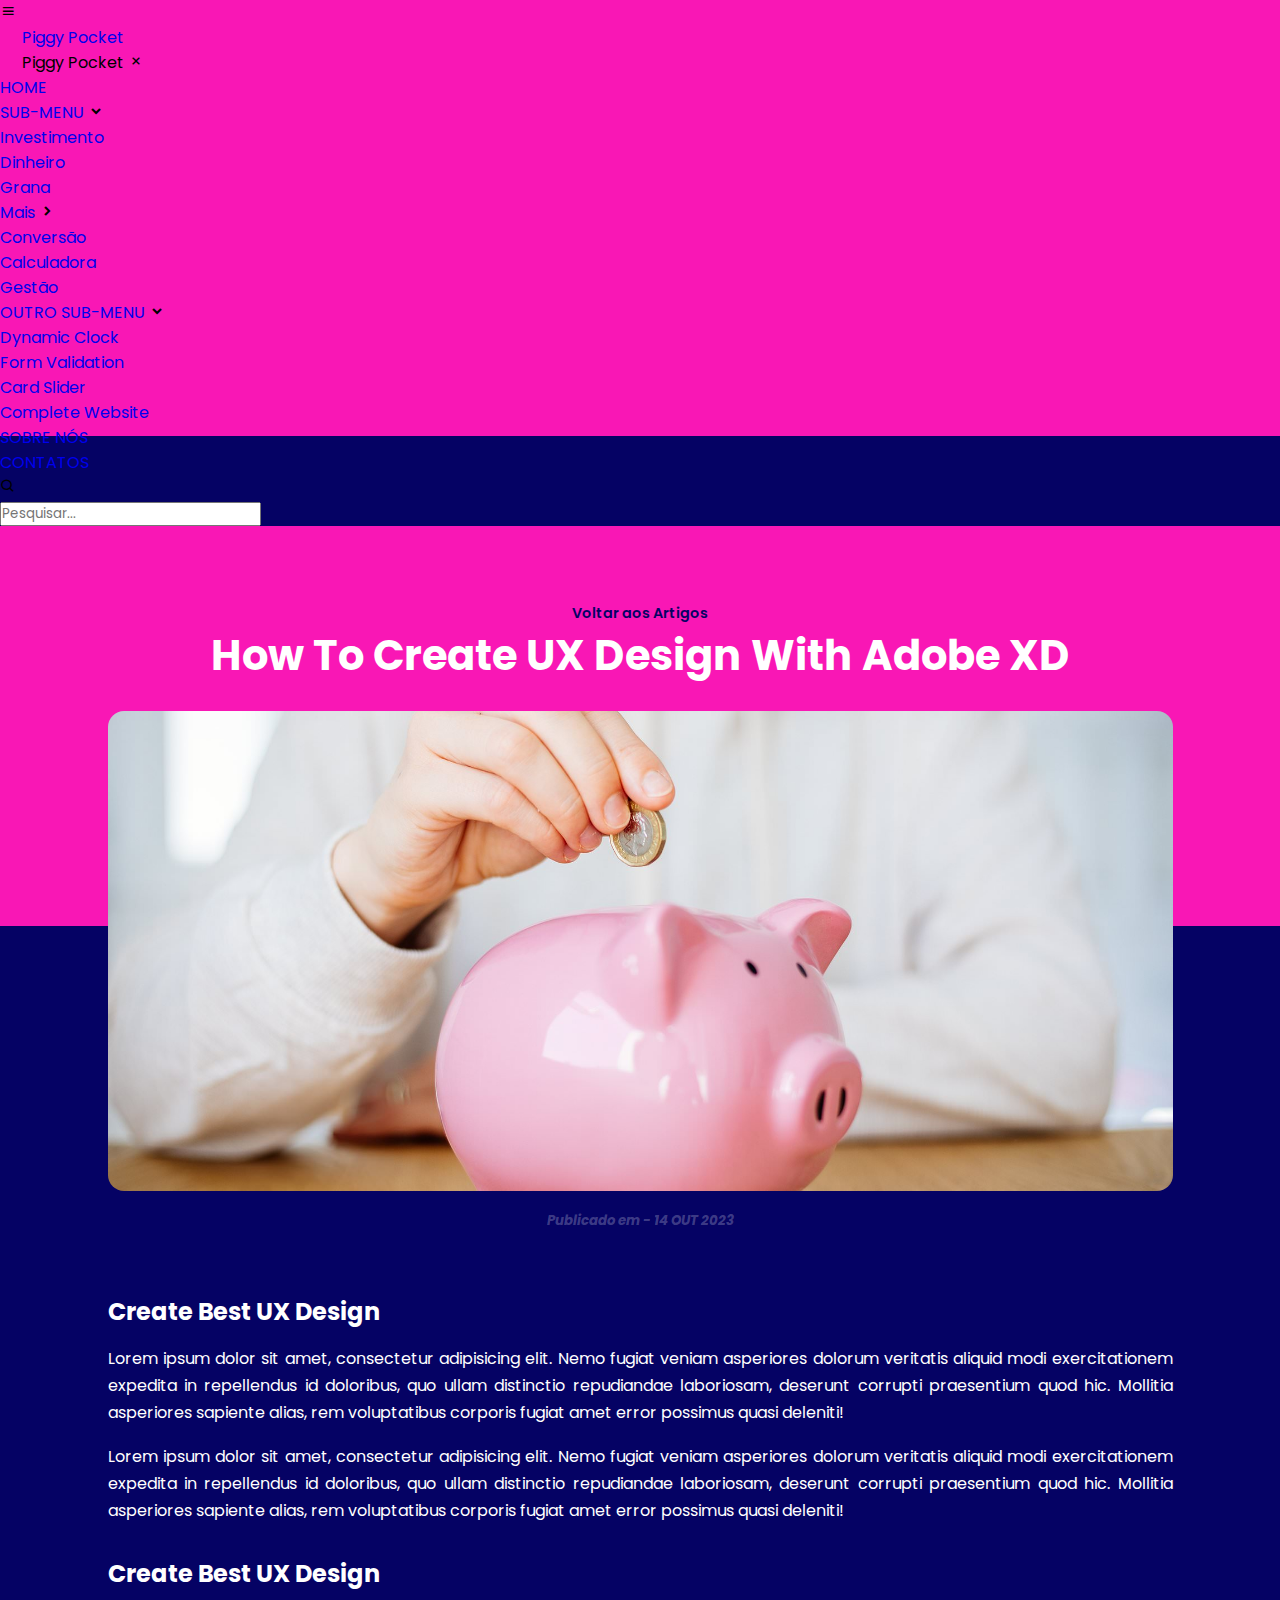
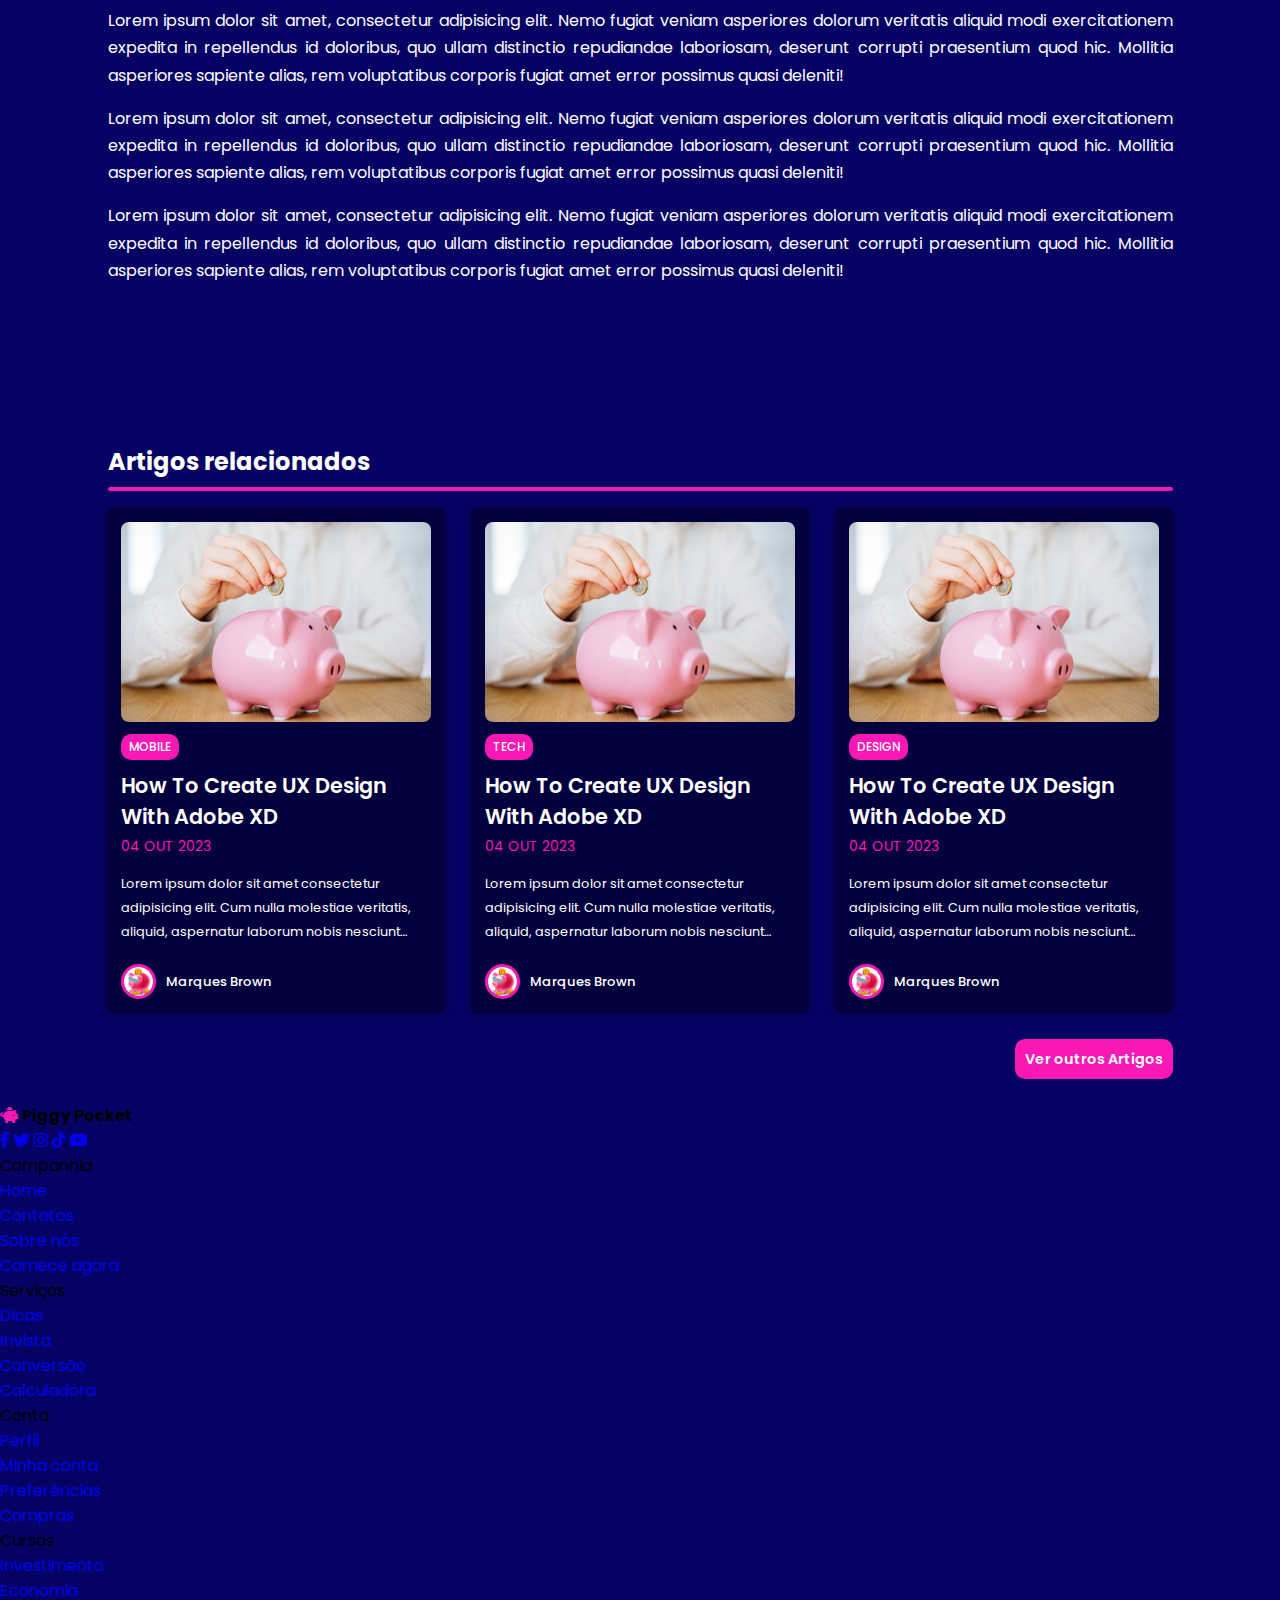
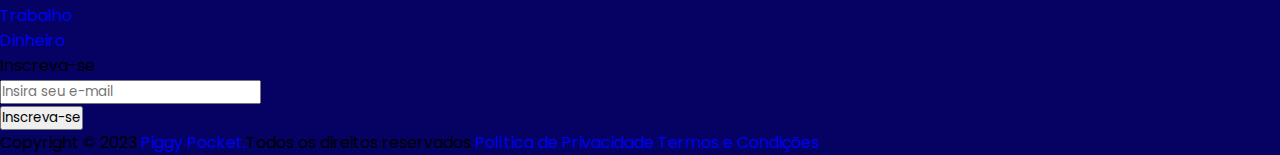
<file: post-page.html>
<!DOCTYPE html>
<html lang="en">
<head>
  <meta charset="UTF-8">
  <meta http-equiv="X-UA-Compatible" content="IE=edge">
  <meta name="viewport" content="width=device-width, initial-scale=1.0">
  <title>Post Page - Piggy Pocket</title>
  <link href='https://fonts.googleapis.com/css?family=Poppins' rel='stylesheet'>
  <link rel="stylesheet" href="style.css">
  <link rel="stylesheet" href="styleBlog.css">
  <link href='https://unpkg.com/boxicons@2.1.4/css/boxicons.min.css' rel='stylesheet'>
  <link rel="stylesheet" href="https://cdnjs.cloudflare.com/ajax/libs/font-awesome/6.3.0/css/all.min.css">
     <meta name="viewport" content="width=device-width, initial-scale=1.0">
  <link rel="stylesheet" href="https://cdnjs.cloudflare.com/ajax/libs/font-awesome/5.15.2/css/all.min.css"/>
</head>
<body>
   <!-- Nav Bar -->
   <nav>
      <div class="navbar">
        <i class='bx bx-menu'></i>
        <div class="logo">
          <i class="fa-solid fa-piggy-bank" style="color: #f917b5;"></i>
          <a href="index.html">Piggy Pocket</a></div>
        <div class="nav-links">
          <div class="sidebar-logo">
            <i class="fa-solid fa-piggy-bank" style="color: #f917b5;"></i>
            <span class="logo-name">Piggy Pocket</span>
            <i class='bx bx-x' ></i>
          </div>
          <ul class="links">
            <li><a href="#">HOME</a></li>
            <li>
              <a href="#">SUB-MENU</a>
              <i class='bx bxs-chevron-down htmlcss-arrow arrow  '></i>
              <ul class="htmlCss-sub-menu sub-menu">
                <li><a href="#">Investimento</a></li>
                <li><a href="#">Dinheiro</a></li>
                <li><a href="#">Grana</a></li>
                <li class="more">
                  <span><a href="#">Mais</a>
                  <i class='bx bxs-chevron-right arrow more-arrow'></i>
                </span>
                  <ul class="more-sub-menu sub-menu">
                    <li><a href="#">Conversão</a></li>
                    <li><a href="#">Calculadora</a></li>
                    <li><a href="#">Gestão</a></li>
                  </ul>
                </li>
              </ul>
            </li>
            <li>
              <a href="#">OUTRO SUB-MENU</a>
              <i class='bx bxs-chevron-down js-arrow arrow '></i>
              <ul class="js-sub-menu sub-menu">
                <li><a href="#">Dynamic Clock</a></li>
                <li><a href="#">Form Validation</a></li>
                <li><a href="#">Card Slider</a></li>
                <li><a href="#">Complete Website</a></li>
              </ul>
            </li>
            <li><a href="#">SOBRE NÓS</a></li>
            <li><a href="indexContact.html">CONTATOS</a></li>
          </ul>
        </div>
        <div class="search-box">
          <i class='bx bx-search'></i>
          <div class="input-box">
            <input type="text" placeholder="Pesquisar...">
          </div>
        </div>
      </div>
    </nav>
   <!-- --- -->


   <!-- Post Content -->
   <section class="post-header">
      <div class="header-content post-container">
          <!-- Back to home -->
          <a href="indexBlog.html" class="back-home">Voltar aos Artigos</a>
          <h1 class="header-title">How To Create UX Design With Adobe XD</h1>
          <img src="images/PostImage.jpeg" alt="" class="header-img">
          <div class="published">
            <h5>Publicado em - <span>14 OUT 2023</span></h5>
          </div>
      </div>
   </section>


  <!-- Content -->
  <section class="post-content post-container">
    <h2 class="sub-heading">Create Best UX Design</h2>
    <p class="post-text">Lorem ipsum dolor sit amet, consectetur adipisicing elit. Nemo fugiat veniam 
        asperiores dolorum veritatis aliquid modi exercitationem expedita in repellendus id doloribus, 
        quo ullam distinctio repudiandae laboriosam, deserunt corrupti praesentium quod hic. Mollitia 
        asperiores sapiente alias, rem voluptatibus corporis fugiat amet error possimus quasi deleniti!</p>
    <p class="post-text">Lorem ipsum dolor sit amet, consectetur adipisicing elit. Nemo fugiat veniam 
        asperiores dolorum veritatis aliquid modi exercitationem expedita in repellendus id doloribus, 
        quo ullam distinctio repudiandae laboriosam, deserunt corrupti praesentium quod hic. Mollitia 
        asperiores sapiente alias, rem voluptatibus corporis fugiat amet error possimus quasi deleniti!</p>
    
    <h2 class="sub-heading">Create Best UX Design</h2>
    <p class="post-text">Lorem ipsum dolor sit amet, consectetur adipisicing elit. Nemo fugiat veniam 
        asperiores dolorum veritatis aliquid modi exercitationem expedita in repellendus id doloribus, 
        quo ullam distinctio repudiandae laboriosam, deserunt corrupti praesentium quod hic. Mollitia 
        asperiores sapiente alias, rem voluptatibus corporis fugiat amet error possimus quasi deleniti!</p>
    <p class="post-text">Lorem ipsum dolor sit amet, consectetur adipisicing elit. Nemo fugiat veniam 
        asperiores dolorum veritatis aliquid modi exercitationem expedita in repellendus id doloribus, 
        quo ullam distinctio repudiandae laboriosam, deserunt corrupti praesentium quod hic. Mollitia 
        asperiores sapiente alias, rem voluptatibus corporis fugiat amet error possimus quasi deleniti!</p>
    <p class="post-text">Lorem ipsum dolor sit amet, consectetur adipisicing elit. Nemo fugiat veniam 
        asperiores dolorum veritatis aliquid modi exercitationem expedita in repellendus id doloribus, 
        quo ullam distinctio repudiandae laboriosam, deserunt corrupti praesentium quod hic. Mollitia 
        asperiores sapiente alias, rem voluptatibus corporis fugiat amet error possimus quasi deleniti!</p>
  </section>


    <!-- Read More -->
    <section class="read-more post-container">
      <h3>Artigos relacionados</h3>
      <hr class="readMore-line"></hr>
    </section>



  <!-- Posts -->
  <section class="post container related">
    <!-- Post Box 1 -->
    <div class="post-box mobile">
      <img src="images/PostImage.jpeg" alt="" class="post-img">
      <h2 class="category">Mobile</h2>
      <a href="post-page.html" class="post-title">
        How To Create UX Design With Adobe XD
      </a>
      <span class="post-date">04 Out 2023</span>
      <p class="post-description">Lorem ipsum dolor sit amet consectetur adipisicing elit. Cum nulla 
        molestiae veritatis, aliquid, aspernatur laborum nobis nesciunt perferendis corrupti, 
        consectetur inventore quas sint magni voluptatibus?</p>
      <!-- Profile -->
      <div class="profile">
        <img src="images/IconPost.jpeg" alt="" class="profile-img">
        <span class="profile-name">Marques Brown</span>
      </div>
    </div>

    <!-- Post Box 2 -->
    <div class="post-box tech">
      <img src="images/PostImage.jpeg" alt="" class="post-img">
      <h2 class="category">Tech</h2>
      <a href="post-page.html" class="post-title">
        How To Create UX Design With Adobe XD
      </a>
      <span class="post-date">04 Out 2023</span>
      <p class="post-description">Lorem ipsum dolor sit amet consectetur adipisicing elit. Cum nulla 
        molestiae veritatis, aliquid, aspernatur laborum nobis nesciunt perferendis corrupti, 
        consectetur inventore quas sint magni voluptatibus?</p>
      <!-- Profile -->
      <div class="profile">
        <img src="images/IconPost.jpeg" alt="" class="profile-img">
        <span class="profile-name">Marques Brown</span>
      </div>
    </div>

    <!-- Post Box 3 -->
    <div class="post-box design">
      <img src="images/PostImage.jpeg" alt="" class="post-img">
      <h2 class="category">Design</h2>
      <a href="post-page.html" class="post-title">
        How To Create UX Design With Adobe XD
      </a>
      <span class="post-date">04 Out 2023</span>
      <p class="post-description">Lorem ipsum dolor sit amet consectetur adipisicing elit. Cum nulla 
        molestiae veritatis, aliquid, aspernatur laborum nobis nesciunt perferendis corrupti, 
        consectetur inventore quas sint magni voluptatibus?</p>
      <!-- Profile -->
      <div class="profile">
        <img src="images/IconPost.jpeg" alt="" class="profile-img">
        <span class="profile-name">Marques Brown</span>
      </div>
    </div>    
  </section>

  <section class="other-articles post-container">
      <a href="indexBlog.html" class="back-home2">Ver outros Artigos</a>
  </section>


  <!-- Footer -->
  <footer>
    <div class="content">
      <div class="top">
        <div class="logo-details">
          <i class="fa-solid fa-piggy-bank" style="color: #f917b5;"></i>
          <span class="logo_name"><strong>Piggy Pocket</strong></span>
        </div>
        <div class="media-icons">
          <a href="#"><i class="fab fa-facebook-f"></i></a>
          <a href="#"><i class="fab fa-twitter"></i></a>
          <a href="#"><i class="fab fa-instagram"></i></a>
          <a href="#"><i class="fa-brands fa-tiktok"></i>
          <a href="#"><i class="fab fa-youtube"></i></a>
        </div>
      </div>
      <div class="line-bg"></div>
      <div class="link-boxes">
        <ul class="box">
          <li class="link_name">Companhia</li>
          <li><a href="#">Home</a></li>
          <li><a href="#">Contatos</a></li>
          <li><a href="#">Sobre nós</a></li>
          <li><a href="#">Comece agora</a></li>
        </ul>
        <ul class="box">
          <li class="link_name">Serviços</li>
          <li><a href="#">Dicas</a></li>
          <li><a href="#">Invista</a></li>
          <li><a href="#">Conversão</a></li>
          <li><a href="#">Calculadora</a></li>
        </ul>
        <ul class="box">
          <li class="link_name">Conta</li>
          <li><a href="#">Perfil</a></li>
          <li><a href="#">Minha conta</a></li>
          <li><a href="#">Preferências</a></li>
          <li><a href="#">Compras</a></li>
        </ul>
        <ul class="box">
          <li class="link_name">Cursos</li>
          <li><a href="#">Investimento</a></li>
          <li><a href="#">Economia</a></li>
          <li><a href="#">Trabalho</a></li>
          <li><a href="#">Dinheiro</a></li>
        </ul>
        <ul class="box input-box">
          <li class="link_name">Inscreva-se</li>
          <li><input type="text" placeholder="Insira seu e-mail"></li>
          <li><input type="button" value="Inscreva-se"></li>
        </ul>
      </div>
    </div>
    <div class="bottom-details">
      <div class="bottom_text">
        <span class="copyright_text">Copyright © 2023 <a href="#">Piggy Pocket.</a>Todos os direitos reservados</span>
        <span class="policy_terms">
          <a href="#">Política de Privacidade</a>
          <a href="#">Termos e Condições</a>
        </span>
      </div>
    </div>
  </footer>
  <!-- --- -->


  <!-- JQuery Link -->
  <script src="https://code.jquery.com/jquery-3.7.1.js" 
  integrity="sha256-eKhayi8LEQwp4NKxN+CfCh+3qOVUtJn3QNZ0TciWLP4=" 
  crossorigin="anonymous"></script>
  <!-- Java -->
  <script src="script.js" defer></script>
  <script src="scriptBlog.js" defer></script>
  <!-- --- -->
</body>
</html>
</file>
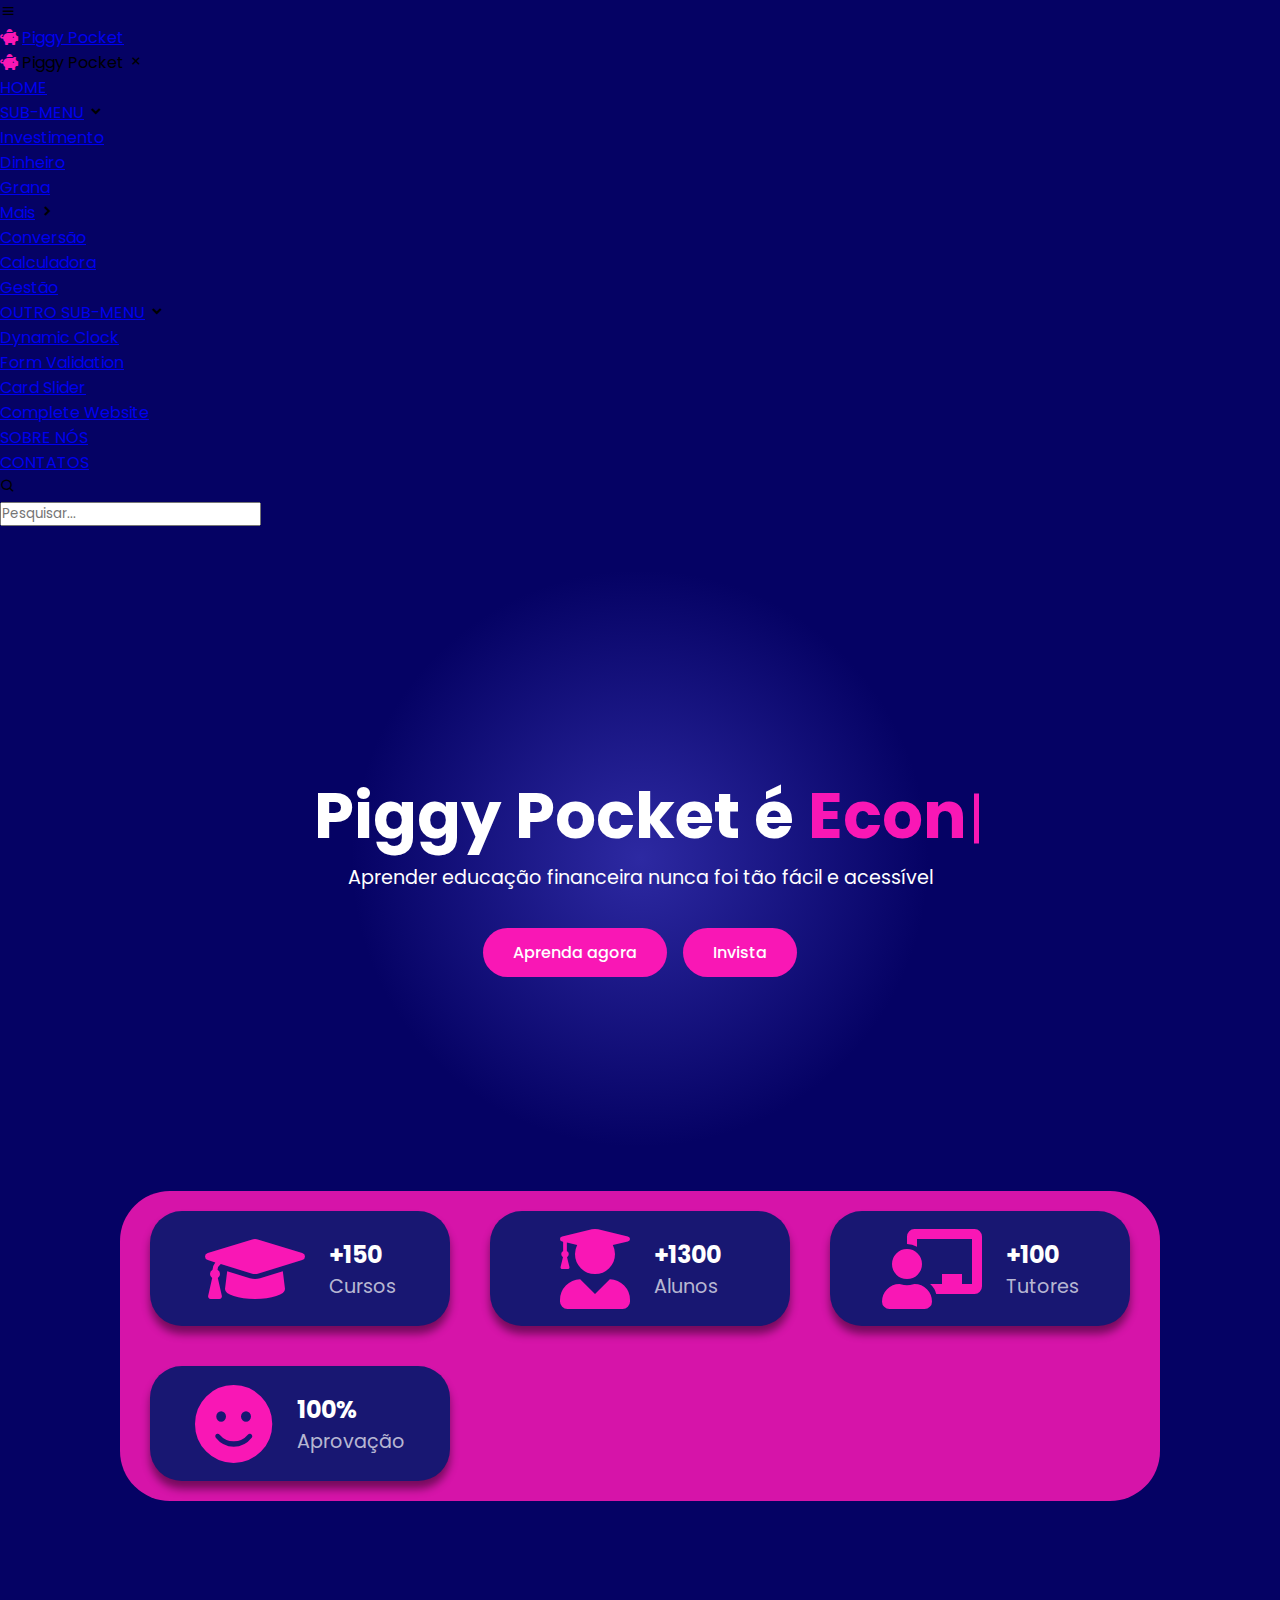
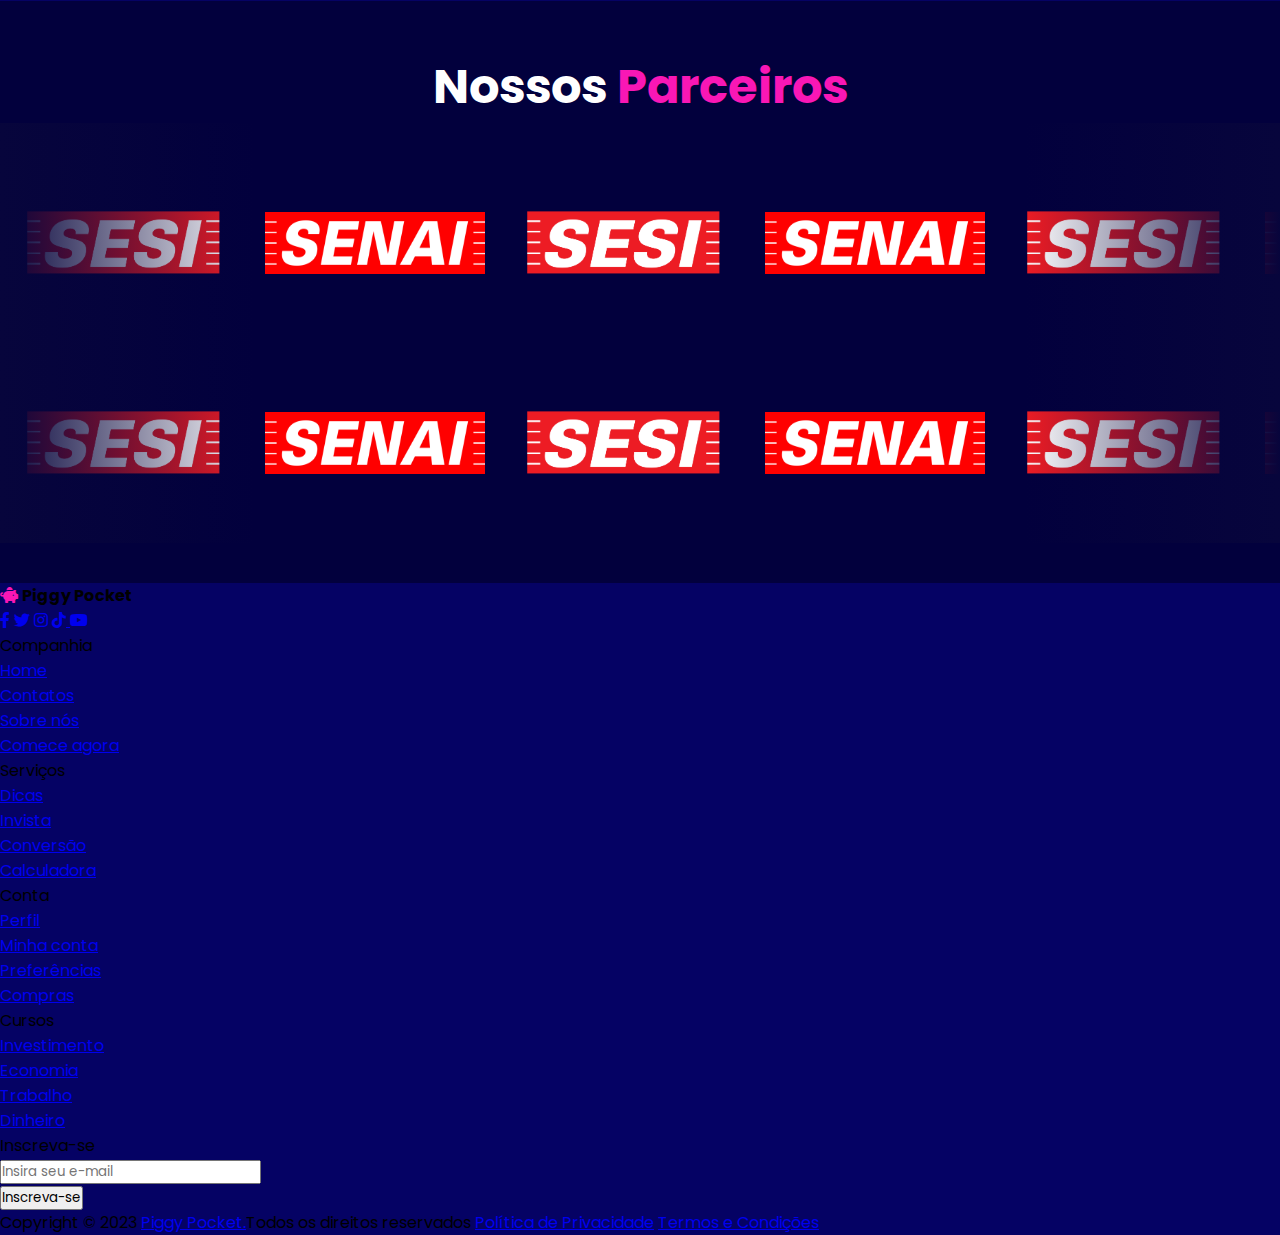
<file: teste.html>
<!DOCTYPE html>
<html lang="en">
<head>
  <meta charset="UTF-8">
  <meta http-equiv="X-UA-Compatible" content="IE=edge">
  <meta name="viewport" content="width=device-width, initial-scale=1.0">
  <title>Piggy Pocket</title>
  <link href='https://fonts.googleapis.com/css?family=Poppins' rel='stylesheet'>
  <link rel="stylesheet" href="style.css">
  <link rel="stylesheet" href="teste.css">
  <link href='https://unpkg.com/boxicons@2.0.7/css/boxicons.min.css' rel='stylesheet'>
  <link rel="stylesheet" href="https://cdnjs.cloudflare.com/ajax/libs/font-awesome/6.3.0/css/all.min.css">
     <meta name="viewport" content="width=device-width, initial-scale=1.0">
  <link rel="stylesheet" href="https://cdnjs.cloudflare.com/ajax/libs/font-awesome/5.15.2/css/all.min.css"/>
</head>
<body>
   <!-- Nav Bar -->
   <nav>
      <div class="navbar">
        <i class='bx bx-menu'></i>
        <div class="logo">
          <i class="fa-solid fa-piggy-bank" style="color: #f917b5;"></i>
          <a href="index.html">Piggy Pocket</a></div>
        <div class="nav-links">
          <div class="sidebar-logo">
            <i class="fa-solid fa-piggy-bank" style="color: #f917b5;"></i>
            <span class="logo-name">Piggy Pocket</span>
            <i class='bx bx-x' ></i>
          </div>
          <ul class="links">
            <li><a href="index.html" class="active">HOME</a></li>
            <li>
              <a href="#">SUB-MENU</a>
              <i class='bx bxs-chevron-down htmlcss-arrow arrow  '></i>
              <ul class="htmlCss-sub-menu sub-menu">
                <li><a href="#">Investimento</a></li>
                <li><a href="#">Dinheiro</a></li>
                <li><a href="#">Grana</a></li>
                <li class="more">
                  <span><a href="#">Mais</a>
                  <i class='bx bxs-chevron-right arrow more-arrow'></i>
                </span>
                  <ul class="more-sub-menu sub-menu">
                    <li><a href="indexBlog.html">Conversão</a></li>
                    <li><a href="#">Calculadora</a></li>
                    <li><a href="#">Gestão</a></li>
                  </ul>
                </li>
              </ul>
            </li>
            <li>
              <a href="#">OUTRO SUB-MENU</a>
              <i class='bx bxs-chevron-down js-arrow arrow '></i>
              <ul class="js-sub-menu sub-menu">
                <li><a href="#">Dynamic Clock</a></li>
                <li><a href="#">Form Validation</a></li>
                <li><a href="#">Card Slider</a></li>
                <li><a href="#">Complete Website</a></li>
              </ul>
            </li>
            <li><a href="#">SOBRE NÓS</a></li>
            <li><a href="indexContact.html">CONTATOS</a></li>
          </ul>
        </div>
        <div class="search-box">
          <i class='bx bx-search'></i>
          <div class="input-box">
            <input type="text" placeholder="Pesquisar...">
          </div>
        </div>
      </div>
    </nav>
   <!-- --- -->

    <section class="header">
        <div class="content">
            <h2>Piggy Pocket é <span></span></h2>
            <p>
                Aprender educação financeira nunca foi tão fácil e acessível
            </p>
        </div>
        <div class="buttons">
            <input type="button" value="Aprenda agora">
            <input type="button" value="Invista">
        </div>
    </section>


    <section class="count">
        <div class="box-container">
            <div class="box">
                <i class="fas fa-graduation-cap"></i>
                <div class="content">
                    <h3>+150</h3>
                    <p>Cursos</p>
                </div>
            </div>

            <div class="box">
                <i class="fas fa-user-graduate"></i>
                <div class="content">
                    <h3>+1300</h3>
                    <p>Alunos</p>
                </div>
            </div>

            <div class="box">
                <i class="fas fa-chalkboard-user"></i>
                <div class="content">
                    <h3>+100</h3>
                    <p>Tutores</p>
                </div>
            </div>

            <div class="box">
                <i class="fas fa-face-smile"></i>
                <div class="content">
                    <h3>100%</h3>
                    <p>Aprovação</p>
                </div>
            </div>
        </div>
    </section>



    <!-- Slider -->
    <section class="partners-slider">
      <h3>Nossos <span>Parceiros</span></h3>
      <div class="slider-right">
        <div class="slide-track">
          <div class="slide">
            <img src="images/logoSesi.png">
          </div>
  
          <div class="slide">
            <img src="images/logoSenai.png" height="62px"/>
          </div>
  
          <div class="slide">
            <img src="images/logoSesi.png">
          </div>
  
          <div class="slide">
            <img src="images/logoSenai.png" height="62px"/>
          </div>
  
          <div class="slide">
            <img src="images/logoSesi.png">
          </div>
  
          <div class="slide">
            <img src="images/logoSenai.png" height="62px"/>
          </div>
  
          <div class="slide">
            <img src="images/logoSesi.png">
          </div>
  
          <div class="slide">
            <img src="images/logoSenai.png" height="62px"/>
          </div>
  
          <div class="slide">
            <img src="images/logoSesi.png"/>
          </div>
  
          <!-- DOUBLE SLIDES -->
  
          <div class="slide">
            <img src="images/logoSesi.png">
          </div>
  
          <div class="slide">
            <img src="images/logoSenai.png" height="62px"/>
          </div>
  
          <div class="slide">
            <img src="images/logoSesi.png">
          </div>
  
          <div class="slide">
            <img src="images/logoSenai.png" height="62px"/>
          </div>
  
          <div class="slide">
            <img src="images/logoSesi.png">
          </div>
  
          <div class="slide">
            <img src="images/logoSenai.png" height="62px"/>
          </div>
  
          <div class="slide">
            <img src="images/logoSesi.png">
          </div>
  
          <div class="slide">
            <img src="images/logoSenai.png" height="62px"/>
          </div>
  
          <div class="slide">
            <img src="images/logoSesi.png"/>
          </div>
        </div>
      </div>
  
      <div class="slider-left">
        <div class="slide-track">
          <div class="slide">
            <img src="images/logoSesi.png">
          </div>
  
          <div class="slide">
            <img src="images/logoSenai.png" height="62px"/>
          </div>
  
          <div class="slide">
            <img src="images/logoSesi.png">
          </div>
  
          <div class="slide">
            <img src="images/logoSenai.png" height="62px"/>
          </div>
  
          <div class="slide">
            <img src="images/logoSesi.png">
          </div>
  
          <div class="slide">
            <img src="images/logoSenai.png" height="62px"/>
          </div>
  
          <div class="slide">
            <img src="images/logoSesi.png">
          </div>
  
          <div class="slide">
            <img src="images/logoSenai.png" height="62px"/>
          </div>
  
          <div class="slide">
            <img src="images/logoSesi.png"/>
          </div>
  
          <!-- DOUBLE SLIDES -->
  
          <div class="slide">
            <img src="images/logoSesi.png">
          </div>
  
          <div class="slide">
            <img src="images/logoSenai.png" height="62px"/>
          </div>
  
          <div class="slide">
            <img src="images/logoSesi.png">
          </div>
  
          <div class="slide">
            <img src="images/logoSenai.png" height="62px"/>
          </div>
  
          <div class="slide">
            <img src="images/logoSesi.png">
          </div>
  
          <div class="slide">
            <img src="images/logoSenai.png" height="62px"/>
          </div>
  
          <div class="slide">
            <img src="images/logoSesi.png">
          </div>
  
          <div class="slide">
            <img src="images/logoSenai.png" height="62px"/>
          </div>
  
          <div class="slide">
            <img src="images/logoSesi.png"/>
          </div>
        </div>
      </div>
    </section>



  <!-- Footer -->
  <footer>
    <div class="content">
      <div class="top">
        <div class="logo-details">
          <i class="fa-solid fa-piggy-bank" style="color: #f917b5;"></i>
          <span class="logo_name"><strong>Piggy Pocket</strong></span>
        </div>
        <div class="media-icons">
          <a href="#"><i class="fab fa-facebook-f"></i></a>
          <a href="#"><i class="fab fa-twitter"></i></a>
          <a href="#"><i class="fab fa-instagram"></i></a>
          <a href="#"><i class="fa-brands fa-tiktok"></i>
          <a href="#"><i class="fab fa-youtube"></i></a>
        </div>
      </div>
      <div class="line-bg"></div>
      <div class="link-boxes">
        <ul class="box">
          <li class="link_name">Companhia</li>
          <li><a href="#">Home</a></li>
          <li><a href="#">Contatos</a></li>
          <li><a href="#">Sobre nós</a></li>
          <li><a href="#">Comece agora</a></li>
        </ul>
        <ul class="box">
          <li class="link_name">Serviços</li>
          <li><a href="#">Dicas</a></li>
          <li><a href="#">Invista</a></li>
          <li><a href="#">Conversão</a></li>
          <li><a href="#">Calculadora</a></li>
        </ul>
        <ul class="box">
          <li class="link_name">Conta</li>
          <li><a href="#">Perfil</a></li>
          <li><a href="#">Minha conta</a></li>
          <li><a href="#">Preferências</a></li>
          <li><a href="#">Compras</a></li>
        </ul>
        <ul class="box">
          <li class="link_name">Cursos</li>
          <li><a href="#">Investimento</a></li>
          <li><a href="#">Economia</a></li>
          <li><a href="#">Trabalho</a></li>
          <li><a href="#">Dinheiro</a></li>
        </ul>
        <ul class="box input-box">
          <li class="link_name">Inscreva-se</li>
          <li><input type="text" placeholder="Insira seu e-mail"></li>
          <li><input type="button" value="Inscreva-se"></li>
        </ul>
      </div>
    </div>
    <div class="bottom-details">
      <div class="bottom_text">
        <span class="copyright_text">Copyright © 2023 <a href="#">Piggy Pocket.</a>Todos os direitos reservados</span>
        <span class="policy_terms">
          <a href="#">Política de Privacidade</a>
          <a href="#">Termos e Condições</a>
        </span>
      </div>
    </div>
  </footer>
  <!-- --- -->


  <!-- Java -->
  <script src="script.js" defer></script>
  <!-- --- -->
</body>
</html>
</file>
<file: styleAll.css>
*{
  padding: 0;
  margin: 0;
  box-sizing: border-box;
  font-family: 'Poppins', sans-serif;
  text-decoration: none;
}

html {
scroll-behavior: smooth;
}

body{
  background-color: #050264;
  overflow-x: hidden;
}


.header{
z-index: 99;
position: fixed;
top: 0;
Left: 0;
right: 0;
display: flex;
align-items: center;
justify-content: space-between;
padding: 1.3rem 9%;
box-shadow: rgba(0, 0, 0, 0.24) 0px 3px 8px;
background: #050264;
}
.header .logo img{
height: 50px;
}
.header .navbar a{
font-size: 1rem;
margin: 0 1.2rem;
color: #fff;
}
.header .navbar a:hover{
color: #F917B5;
}
.header .icons div{
border: 0px solid;
height: 2.5rem;
width: 2.5rem;
Line-height: 2.5rem;
border-radius: .5rem;
background: #f917b5;
color: #050264;
font-size: 1rem;
margin-right: .3rem;
text-align: center;
cursor: pointer;
transition: 0.3s all;
}
.header .icons div:hover{
background: #fff;
color: #F917B5;
}
#menu-btn{
display: none;
}
.header .search-form{
  border: 0px solid;
  position: absolute;
  top: 110%;
  right: -110%;
  width: 30rem;
  height: 3rem;
  background: #02003d;
  border-radius: 5rem;
  overflow: hidden;
  display: flex;
  align-items: center;
  box-shadow: rgba(0, 0, 0, 0.24) 0px 3px 8px;
  transition: 0.5s right;
}
.header .search-form.active{
  right: 2rem;
}
.header .search-form input{
border: 0;
height: 100%;
width: 100%;
background: none;
text-transform: none;
font-size: 1rem;
color: #fff;
padding: 0 1.5rem;
}
.header .search-form label{
font-size: 1.5rem;
padding-right: 1.5rem;
color: #f917b5;
background-color: #02003d;
cursor: pointer;
transition: 0.3s all;
}
.header .search-form label:hover{
  color: #fff;
}



.header-beggin{
  background: radial-gradient(circle at center, #2d29a2, transparent 40%), #050264; 
  position: relative;
  width: 100%;
  height: auto;
  display: flex;
  flex-direction: column;
  justify-content: center;
  align-items: center;
  padding: 50px;
}
.header-beggin .content{
  position: relative;
  z-index: 2;
  max-width: 1000px;
  text-align: center;
  padding-top: 60px;
  margin-top: 8rem;
  margin-bottom: 1.5rem;
}
.header-beggin .content h2{
  font-size: 4em;
  font-weight: bold;
  color: #fff;
}
.header-beggin h2 span{
  position: relative;
  color: #f917b5;
}
.header-beggin h2 span::before {
 content: "";
 height: 50px;
 width: 5px;
 position: absolute;
 top: 50%;
 right: -12px;
 background: #f917b5;
 transform: translateY(-45%);
 animation: blink 0.7s infinite;
}
.header-beggin h2 span.stop-blinking::before {
 animation: none;
}
@keyframes blink {
 50% { opacity: 0 }
}
.header-beggin .content p{
  padding-top: .5rem;
  font-size: 1.2em;
  color: #fff;
}
.header-beggin .buttons{
padding-top: -1rem;
 display: flex;
 justify-content: center;
 gap: 1rem;
 margin-bottom: 10rem;
}
.header-beggin .buttons input[type="button"]{
 background: #f917b5;
 color: #fff;
 border: none;
 border-radius: 51px;
 padding: 12px 30px;
 font-size: 16px;
 font-weight: 500;
 margin: 4px 0;
 cursor: pointer;
 transition: all 0.4s ease;
}
.header-beggin .buttons input[type="button"]:hover{
 background: #fff;
 color: #f917b5;
}



.to-top {
z-index: 98;
background: #F917B5;
position: fixed;
bottom: 16px;
right: 10px;
width:40px;
height:40px;
border-radius: 50%;
display: flex;
align-items: center;
justify-content: center;
font-size: 20px;
color:#fff;
text-decoration: none;
opacity:0;
pointer-events: none;
transition: all .4s;
}

.to-top.active {
bottom:32px;
pointer-events: auto;
opacity:1;
box-shadow:0 8px 8px #00000074;
}

.to-top.active:hover{
background: #fff;
color: #f917b5;
}



/* Footer */
footer{
  background: #040242;
  margin-top: 4rem;
  width: 100%;
  bottom: 0;
  left: 0;
}
footer .content{
  max-width: 1250px;
  margin: auto;
  padding: 40px 80px 40px 80px;
}
footer .content .top{
  display: flex;
  align-items: center;
  justify-content: space-between;
  margin-bottom: 40px;
}
.content .top .logo-details img{
  height: 80px;
}
.content .top .media-icons{
  display: flex;
}
.content .top .media-icons a{
  height: 40px;
  width: 40px;
  margin: 0 8px;
  border-radius: 50%;
  text-align: center;
  line-height: 40px;
  color: #fff;
  font-size: 17px;
  text-decoration: none;
  transition: all 0.4s ease;
}
.top .media-icons a:nth-child(1){
  background: #f917b5;
}
.top .media-icons a:nth-child(1):hover{
  color: #f917b5;
  background: #fff;
}
.top .media-icons a:nth-child(2){
  background: #f917b5;
}
.top .media-icons a:nth-child(2):hover{
  color: #f917b5;
  background: #fff;
}
.top .media-icons a:nth-child(3){
  background: #f917b5;
}
.top .media-icons a:nth-child(3):hover{
  color: #f917b5;
  background: #fff;
}
.top .media-icons a:nth-child(4){
  background: #f917b5;
}
.top .media-icons a:nth-child(4):hover{
  color: #f917b5;
  background: #fff;
}
.top .media-icons a:nth-child(5){
  background: #f917b5;
}
.top .media-icons a:nth-child(5):hover{
  color: #f917b5;
  background: #fff;
}
footer .content .link-boxes{
  width: 100%;
  display: flex;
  justify-content: space-between;
}
footer .content .link-boxes .box{
  width: calc(100% / 5 - 10px);
}
.content .link-boxes .box .link_name{
  color: #fff;
  font-size: 18px;
  font-weight: 400;
  margin-bottom: 10px;
  position: relative;
}
.link-boxes .box .link_name::before{
  content: '';
  position: absolute;
  left: 0;
  bottom: -2px;
  height: 2px;
  width: 35px;
  background: #f917b5;
}
.content .link-boxes .box li{
  margin: 6px 0;
  list-style: none;
}
.content .link-boxes .box li a{
  color: #d4d4d4;
  font-size: 14px;
  font-weight: 400;
  text-decoration: none;
  transition: all 0.4s;
}
.content .link-boxes .box li a:hover{
  color: #f917b5;
  text-decoration: underline;
}
.content .link-boxes .input-box{
  margin-right: 55px;
}
.link-boxes .input-box input{
  height: 40px;
  width: calc(100% + 55px);
  outline: none;
  border: 2px solid #AFAFB6;
  background: #140B5C;
  border-radius: 4px;
  padding: 0 15px;
  font-size: 15px;
  color: #fff;
  margin-top: 5px;
}
.link-boxes .input-box input::placeholder{
  color: #AFAFB6;
  font-size: 16px;
}
.link-boxes .input-box input[type="button"]{
  background: #f917b5;
  color: #fff;
  border: none;
  font-size: 18px;
  font-weight: 500;
  margin: 4px 0;
  cursor: pointer;
  transition: all 0.4s ease;
}
.input-box input[type="button"]:hover{
  background: #fff;
  color: #f917b5;
}
footer .bottom-details{
  width: 100%;
  background: #040242;
}
footer .bottom-details .bottom_text{
  max-width: 1250px;
  margin: auto;
  padding: 20px 80px;
  display: flex;
  justify-content: space-between;
}
.bottom-details .bottom_text span,
.bottom-details .bottom_text a{
  font-size: 14px;
  font-weight: 300;
  color: #c0c0c0;
  text-decoration: none;
  transition: all 0.4s ease;
}
.bottom-details .bottom_text a:hover{
  color: #f917b5;
  text-decoration: underline;
}
.bottom-details .bottom_text a{
  margin-right: 10px;
}
@media (max-width: 900px) {
  footer .content .link-boxes{
    flex-wrap: wrap;
  }
  footer .content .link-boxes .input-box{
    width: 40%;
    margin-top: 10px;
  }
}
@media (max-width: 700px){
  footer{
    position: relative;
  }
  .content .top .logo-details{
    font-size: 26px;
  }
  .content .top .media-icons a{
    height: 35px;
    width: 35px;
    font-size: 14px;
    line-height: 35px;
  }
  footer .content .link-boxes .box{
    width: calc(100% / 3 - 10px);
  }
  footer .content .link-boxes .input-box{
    width: 60%;
  }
  .bottom-details .bottom_text span,
  .bottom-details .bottom_text a{
    font-size: 12px;
  }
}
@media (max-width: 520px){
  footer::before{
    top: 145px;
  }
  footer .content .top{
    flex-direction: column;
  }
  .content .top .media-icons{
    margin-top: 16px;
  }
  footer .content .link-boxes .box{
    width: calc(100% / 2 - 10px);
  }
  footer .content .link-boxes .input-box{
    width: 100%;
  }
}
/* ----- */


/* -- Scroll Bar -- */
::-webkit-scrollbar{
  width: 10px;
}
::-webkit-scrollbar-track{
  background-color: #03014df3;
}
::-webkit-scrollbar-thumb{
  background: linear-gradient(#dd14a1, #b10e80);
  border-radius: 10px;
}
/* ----- */
</file>
<file: style.css>
*{
  padding: 0;
  margin: 0;
  box-sizing: border-box;
  font-family: 'Poppins', sans-serif;
}

html {
scroll-behavior: smooth;
}

body{
  background-color: #050264;
  overflow-x: hidden;
}



/* Counter */
.count{
  padding-right: 120px;
  padding-left: 120px;
  margin-bottom: 100px;
}
.count .box-container{
  background-color: #f917b5db;
  padding-top: 20px;
  padding-bottom: 20px;
  padding-right: 30px;
  padding-left: 30px;
  border-radius: 50px; 
  display: grid;
  grid-template-columns: repeat(auto-fit, minmax(10rem, 1fr));
  gap: 2.5rem;
  align-items: flex-start;
}
.count .box-container .box{
  background-color: #181772;
  border-radius: 2rem;
  padding-top: 1.1rem;
  padding-bottom: 1.1rem;
  padding-right: 1.5rem;
  padding-left: 1.5rem;
  display: flex;
  align-items: center;
  justify-content: center;
  gap: 1.2rem;
  box-shadow:0 8px 8px #00000074;
  transition: 0.5s all;
}
.count .box-container .box:hover{
  transform: translateY(-10px);
  box-shadow:0 10px 10px #00000051;
}
.count .box-container .box:hover i{
  color: #fff;
}
.count .box-container .box:hover .content p{
  color: #f917b5;
  font-weight: 500;
}
.count .box-container .box i{
  font-size: 4rem;
  color: #F917B5;
  transition: 0.5s all;
}
.count .box-container .box .content h3{
  font-size: 1.3rem;
  margin-bottom: 0;
  font-weight: 700;
  color: #fff;
}
.count .box-container .box .content p{
  font-size: 1rem;
  color: #ffffffb4;
  transition: 0.5s all;
}


/* Slider */
.container-brands {
background-color: #02003d;
display: flex;
flex-direction: column; /* Para empilhar os elementos verticalmente */
justify-content: center;
align-items: center;
padding-top: 90px;
padding-bottom: 90px;
}

.container-brands h3 {
font-size: 3em;
font-weight: bold;
color: #fff;
margin-bottom: 10px; /* Espaço abaixo do título */
}

.container-brands h3 span {
color: #f917b5;
}

.container-brands .images-brands {
display: flex;
justify-content: center;
align-items: center;
}

.container-brands .images-brands img {
margin: 0 10px; /* Espaço entre as imagens */
}



/* O que fazer */
.section-content{
padding-top: 2rem;
background-color: #050264;
}
.section-side{
display: flex;
align-items: center;
justify-self: center;
padding: 2rem;
padding-bottom: 5rem;
}
.section-side-left{
margin-left: 60px;
height: 100%;
flex-basis: 45%;
}
.section-side-left h3{
line-height: 4rem;
margin-top: 2rem;
color: #fff;
font-size: 3.2rem;
margin-bottom: 1rem;
}
.section-side-left h3 span{
font-family: 'Baloo';
font-size: 3.7rem;
font-weight: 100;
color: #F917B5;
}
.section-side-left h3 span span{
font-family: 'Baloo';
font-size: 3.7rem;
font-weight: 100;
color: #ed5bc7;
}
.section-side-left p{
color: #fff;
font-size: 1rem;
line-height: 1.5rem;
margin-bottom: 1.5rem;
}
.section-side-right{
flex-basis: 50%;
display: flex;
align-items: center;
justify-content: center;
}
.section-side-right img{
height: 400px;
}




/* Post Section */
.post-section{
background-color: #f917b5;
height: auto;
padding: 4rem 0 4rem 0;
}
.post-section h3 {
text-align: center;
font-size: 3em;
padding-bottom: 2.5rem;
font-weight: bold;
color: #fff; /* Cor do texto do título */
}
.post-section h3 span {
color: #050264;
}
.post.container .related {
display: flex;
flex-wrap: wrap;
justify-content: center;
}
.center-button-blog{
text-align: center;
}
.go-blog{
background-color: #050264;
padding: 15px;
border-radius: 10px;
color: #fff;
font-weight: 550;
font-size: 1.1rem;
transition: .5s;
}
.go-blog:hover{
background-color: #fff;
color: #050264;
}


/* Curso Section */
.curso-section{
  background-color: #050264;
  height: auto;
  padding: 2.7rem 0 5rem 0;
  }
  .curso-section h3 {
  text-align: center;
  font-size: 3em;
  padding-bottom: 2.5rem;
  font-weight: bold;
  color: #fff; /* Cor do texto do título */
  }
  .curso-section h3 span {
  color: #f917b5;
  }
  .center-button-curso{
  text-align: center;
  }
  .go-curso{
  background-color: #f917b5;
  padding: 15px;
  border-radius: 10px;
  color: #fff;
  font-weight: 550;
  font-size: 1.1rem;
  transition: .5s;
  }
  .go-curso:hover{
  background-color: #fff;
  color: #f917b5;
  }


  /* Shop Section */
/* shops */
.shop{
  display: grid;
  grid-template-columns: repeat(auto-fit,minmax(300px,100px));
  justify-content: center;
  gap: 1.5rem;
}
.shop-box{
  background: var(--bg-color);
  box-shadow: 0 4px 14px hsl(355deg 25% 15% / 10%);
  padding: 15px;
  border-radius: 0.5rem;
  transition: 0.5s all;
}
.shop-box:hover{
  transform: translateY(-2px);
}
.shop-img{
  width: 100%;
  height: 200px;
  object-fit: cover;
  object-position: center;
  border-radius: 0.5rem;
}
.category{
  background-color: #F917B5;
  max-width: fit-content;
  padding-right: 8px;
  padding-left: 8px;
  padding-top: 4px;
  padding-bottom: 4px;
  font-size: 0.75rem;
  border-radius: 10px;
  font-weight: 500;
  margin-top: 5px;
  margin-bottom: 10px;
  text-transform: uppercase;
  color: #fff;
  transition: 0.5s all;
  cursor: pointer;
}
.category:hover{
  background-color: #fff;
  color: var(--second-color);
}
.shop-title{
  font-size: 1.3rem;
  line-height: 1.7rem;
  font-weight: 580;
  color: var(--text-color);
}
.price{
  color: #fff;
  font-weight: 600;
  font-size: 1.5rem;
  line-height: 1.5rem;
  margin: 15px 0 20px;
}
.carrinho{
  justify-content: center;
  background-color: #F917B5;
  max-width: fit-content;
  padding-right: 8px;
  padding-left: 8px;
  padding-top: 4px;
  padding-bottom: 4px;
  font-size: 0.8rem;
  font-weight: 600;
  border-radius: 10px;
  margin-top: 5px;
  margin-bottom: 10px;
  color: #fff;
  transition: 0.5s all;
  cursor: pointer;
}
.carrinho:hover{
  background-color: #fff;
  color: var(--second-color);
}
.carrinho i{
  font-size: 18px;
  padding: 10px 10px 10px 5px;
}
.carrinho p{
  font-size: 18px;
  padding-right: 10px;
}
  .center-button-blog{
  text-align: center;
  }
  .go-blog{
  background-color: #050264;
  padding: 15px;
  border-radius: 10px;
  color: #fff;
  font-weight: 550;
  font-size: 1.1rem;
  transition: .5s;
  }
  .go-blog:hover{
  background-color: #fff;
  color: #050264;
  }
  




/* Perguntas frequentes */
section-6{
background: #050264; 
z-index: -1;
width: 100%;
height: auto;
overflow: hidden;
display: flex;
justify-content: center;
align-items: center;
padding: 2.7rem 50px 20px 50px;
transition: height 1s;
}
section-6 .perg-freq{
padding: 10px 12%;
text-align: center;
font-size: 15px;
}
section-6 .perg-freq h2{
font-size: 2.8rem;
font-weight: bold;
color: #fff;
}
section-6 .perg-freq h2 span{
color: #f917b5;
}
section-6 .accordion{
margin: 30px auto;
width: 100%;
max-width: 900px;
}
section-6 .accordion li{
list-style: none;
width: 100%;
padding: 5px;
color: #fff;
}
section-6 .accordion li label{
display: flex;
align-items: center;
padding: 20px;
font-size: 18px;
background: #02003d;
cursor: pointer;
position: relative;
}
section-6 .accordion li label::after{
content: '+';
color: #f917b5;
font-size: 34px;
position: absolute;
right: 20px;
transition: transform 0.5s ease;
}
section-6 input[type="checkbox"]{
display: none;
}
section-6 .accordion .content{
background: #110e70;
text-align: left;
padding: 0 20px;
max-height: 0;
overflow: hidden;
transition: max-height 0.5s, padding 0.5s;
}
section-6 .accordion [type="checkbox"]:checked + label + .content{
max-height: 600px;
padding: 30px 20px;
}
section-6 .accordion [type="checkbox"]:checked + label::after{
transform: rotate(135deg);
}



/* cursos */
.curso{
  display: grid;
  grid-template-columns: repeat(auto-fit,minmax(300px,100px));
  justify-content: center;
  gap: 1.5rem;
}
.curso-box{
  background: var(--bg-color);
  box-shadow: 0 4px 14px hsl(355deg 25% 15% / 10%);
  padding: 15px;
  border-radius: 0.5rem;
  transition: 0.5s all;
}
.curso-box:hover{
  transform: translateY(-2px);
}
.curso-img{
  width: 100%;
  height: 200px;
  object-fit: cover;
  object-position: center;
  border-radius: 0.5rem;
}
.category{
  background-color: #F917B5;
  max-width: fit-content;
  padding-right: 8px;
  padding-left: 8px;
  padding-top: 4px;
  padding-bottom: 4px;
  font-size: 0.75rem;
  border-radius: 10px;
  font-weight: 500;
  margin-top: 5px;
  margin-bottom: 10px;
  text-transform: uppercase;
  color: #fff;
  transition: 0.5s all;
  cursor: pointer;
}
.category:hover{
  background-color: #fff;
  color: var(--second-color);
}
.curso-title{
  font-size: 1.3rem;
  line-height: 1.7rem;
  font-weight: 580;
  color: var(--text-color);
  /* To Remain Title In 2 Lines */
  display: -webkit-box;
  -webkit-line-clamp: 2;
  -webkit-box-orient: vertical;
  overflow: hidden;
}
.curso-date{
  color: #F917B5;
  display: flex;
  font-size: 0.875rem;
  text-transform: uppercase;
  font-weight: 400;
  margin-top: 4px;
}
.curso-description{
  color: #fff;
  font-size: 0.8rem;
  line-height: 1.5rem;
  margin: 10px 0 20px;
  /* To Remain Title In 3 Lines */
  display: -webkit-box;
  -webkit-line-clamp: 3;
  -webkit-box-orient: vertical;
  overflow: hidden;
}
.profile-curso{
  padding-top: 25px;
  padding-bottom: 20px;
  height: 35px;
  width: 35px;
  display: flex;
  align-items: center;
  gap: 10px;
}
.profile-curso-img{
  width: 35px;
  height: 35px;
  border-radius: 50%;
  object-fit: cover;
  object-position: center;
  border: 3px solid var(--second-color);
}
.profile-curso-img img{
  width: 100%;
}
.profile-curso-name{
  line-height: 1.1rem;
  color: #fff;
  font-size: 0.82rem;
  font-weight: 500;
}
.ver-curso{
  justify-content: center;
  background-color: #F917B5;
  max-width: fit-content;
  padding-right: 8px;
  padding-left: 8px;
  padding-top: 4px;
  padding-bottom: 4px;
  font-size: 0.8rem;
  font-weight: 600;
  border-radius: 10px;
  margin-top: 5px;
  margin-bottom: 10px;
  color: #fff;
  transition: 0.5s all;
  cursor: pointer;
}
.ver-curso:hover{
  background-color: #fff;
  color: var(--second-color);
}
.ver-curso i{
  font-size: 18px;
  padding: 10px 10px 10px 5px;
}
.ver-curso p{
  font-size: 18px;
  padding-right: 10px;
}






/* shops */

.shop{
  background-color: #f917b5;
  display: grid;
  grid-template-columns: repeat(auto-fit,minmax(300px,100px));
  justify-content: center;
  gap: 1.5rem;
}
.shop-box{
  background: var(--bg-color);
  box-shadow: 0 4px 14px hsl(355deg 25% 15% / 10%);
  padding: 15px;
  border-radius: 0.5rem;
  transition: 0.5s all;
}
.shop-box:hover{
  transform: translateY(-2px);
}
.shop-img{
  width: 100%;
  height: 200px;
  object-fit: cover;
  object-position: center;
  border-radius: 0.5rem;
}
.category{
  background-color: #F917B5;
  max-width: fit-content;
  padding-right: 8px;
  padding-left: 8px;
  padding-top: 4px;
  padding-bottom: 4px;
  font-size: 0.75rem;
  border-radius: 10px;
  font-weight: 500;
  margin-top: 5px;
  margin-bottom: 10px;
  text-transform: uppercase;
  color: #fff;
  transition: 0.5s all;
  cursor: pointer;
}
.category:hover{
  background-color: #fff;
  color: var(--second-color);
}
.shop-title{
  font-size: 1.3rem;
  line-height: 1.7rem;
  font-weight: 580;
  color: var(--text-color);
}
.price{
  color: #fff;
  font-weight: 600;
  font-size: 1.5rem;
  line-height: 1.5rem;
  margin: 15px 0 20px;
}
.carrinho{
  justify-content: center;
  background-color: #F917B5;
  max-width: fit-content;
  padding-right: 8px;
  padding-left: 8px;
  padding-top: 4px;
  padding-bottom: 4px;
  font-size: 0.8rem;
  font-weight: 600;
  border-radius: 10px;
  margin-top: 5px;
  margin-bottom: 10px;
  color: #fff;
  transition: 0.5s all;
  cursor: pointer;
}
.carrinho:hover{
  background-color: #fff;
  color: var(--second-color);
}
.carrinho i{
  font-size: 18px;
  padding: 10px 10px 10px 5px;
}
.carrinho p{
  font-size: 18px;
  padding-right: 10px;
}





















.pricingTable{
  background: #fff;
  font-family: 'Heebo', sans-serif;
  text-align: center;
  padding: 0 0 20px;
  margin: 0 15px;
  transition: all 0.3s ease 0s;
}
.pricingTable:hover{ box-shadow: 0 0 15px -3px rgba(0,0,0,0.6); }
.pricingTable .pricingTable-header{
  color: #fff;
  background-color: #11B293;
  padding: 25px 0 0;
  margin-bottom: 95px;
  border: 1px solid transparent;
  border-radius: 0 0 50% 50%;
}
.pricingTable .title{
  font-size: 30px;
  font-weight: 600;
  letter-spacing: 1px;
  text-transform: uppercase;
  margin: 0 0 10px 0;
}
.pricingTable .icon{
  color: #11B293;
  background-color: #fff;
  font-size: 100px;
  line-height: 175px;
  height: 180px;
  width: 180px;
  margin: 0 auto -80px;
  border: 7px solid #11B293;
  border-radius: 50%;
}
.pricingTable .pricing-content{
  padding: 0;
  margin: 0 0 30px;
  list-style: none;
}
.pricingTable .pricing-content li{
  color: #505050;
  font-size: 19px;
  margin: 0 0 10px;
  border-radius: 10px;
  position: relative;
}
.pricingTable .pricing-content li.disable{ color: #999; }
.pricingTable .pricing-content li i{
  color: #11B293;
  margin: 0 7px 0 0;
  display: inline-block;
}
.pricingTable .price-value{
  color: #00B99A;
  margin: 0 0 7px;
  border: 2px solid #fff;
  border-radius: 25px;
}
.pricingTable .amount{
  font-size: 80px;
  line-height: 50px;
  font-weight: 700;
  display: block;
}
.pricingTable .month{
  font-size: 20px;
  font-weight: 500;
  line-height: 40px;
  display: block;
}
.pricingTable .pricingTable-signup{
  color: #fff;
  background-color: #11B293;
  font-size: 20px;
  font-weight: 600;
  text-transform: uppercase;
  padding: 13px 25px;
  border-radius: 30px;
  display: inline-block;
  transition: all 0.3s ease;
}
.pricingTable .pricingTable-signup:hover{
  color: #00B99A;
  background-color: #fff;
  box-shadow: 0 0 10px rgba(0,0,0,0.5) inset, 0 0 10px 5px #00B99A;
}
.pricingTable.red .pricingTable-header{ background-color: #FD7962; }
.pricingTable.red .icon{
  color: #FD7962;
  border-color: #FD7962;
}
.pricingTable.red .pricing-content li i,
.pricingTable.red .price-value{
  color: #FD7962;
}
.pricingTable.red .pricingTable-signup{ background-color: #FD7962; }
.pricingTable.red .pricingTable-signup:hover{
  color: #FD7962;
  background-color: #fff;
  box-shadow: 0 0 10px rgba(0,0,0,0.5) inset, 0 0 10px 5px #FD7962;
}
.pricingTable.blue .pricingTable-header{ background-color: #00B2FD; }
.pricingTable.blue .icon{
  color: #00B2FD;
  border-color: #00B2FD;
}
.pricingTable.blue .pricing-content li i,
.pricingTable.blue .price-value{
  color: #00B2FD;
}
.pricingTable.blue .pricingTable-signup{ background-color: #00B2FD; }
.pricingTable.blue .pricingTable-signup:hover{
  color: #00B2FD;
  background-color: #fff;
  box-shadow: 0 0 10px rgba(0,0,0,0.5) inset, 0 0 10px 5px #00B2FD;
}
@media only screen and (max-width: 990px){
  .pricingTable{ margin: 0 auto 30px; }
}
</file>
<file: styleBlog.css>
*{
   padding: 0;
   margin: 0;
   box-sizing: border-box;
   font-family: 'Poppins', sans-serif;
   scroll-padding-top: 2rem;
   box-sizing: border-box;
}


:root {
  --container-color: #000;
  --second-color: #F917B5;
  --text-color: #fff;
  --bg-color: #02003d;
  background: #050264; 
}
body{
  background: linear-gradient(0deg, #050264 0%, #050264 87%, #f917b5 30%, #f917b5 100%);
}
/* Home */
.home{
  width: 100%;
  height: auto;
  margin-bottom: 10rem;
  justify-content: center;
  padding: 6rem 10% 0;
}
.home .row{
  display: flex;
  align-items: center;
  flex-wrap: wrap;
  gap: 6rem;
}

.home .image-blog{
  text-align: center;
}

.home .image-blog img{
  width: 125%;
}

.home .content h3{
  text-align: center;
  max-width: 450px;
  color: #fff;
  margin-bottom: 1rem;
  font-size: 3rem;
}

.home .content h3 span{
  font-size: 4rem;
  max-width: 700px;
  color: #F917B5;
}




a{
  text-decoration: none;
  transition: .5s;
}
a:hover{
  color: #F917B5;
}
li{
  list-style: none;
}
img{
  width: 100%;
}
section{
  padding: 3rem 0 2rem;
}
.container{
  max-width: 1068px;
  margin: auto;
  width: 100%;
}



/* Post Filter */
.post-filter{
  display: flex;
  justify-content: center;
  align-items: center;
  column-gap: 1.5rem;
  margin-top: 2rem !important;
}
.filter-item{
  color: #fff;
  font-size: 1rem;
  font-weight: 500;
  cursor: pointer;
  background: #f917b5b5;
  padding: 4px 10px;
  border-radius: 4px;
  transition: 0.5s all;
}
.filter-item:hover{
  transform: translateY(-3px);
}
.active-filter{
  background: var(--second-color);
  color: #fff;
  font-weight: 500;
  padding: 4px 10px;
  border-radius: 4px;
}


/* Posts */
.post{
  display: grid;
  grid-template-columns: repeat(auto-fit,minmax(300px,auto));
  justify-content: center;
  gap: 1.5rem;
}
.post-box{
  background: var(--bg-color);
  box-shadow: 0 4px 14px hsl(355deg 25% 15% / 10%);
  padding: 15px;
  border-radius: 0.5rem;
  transition: 0.5s all;
}
.post-box:hover{
  transform: translateY(-2px);
}
.post-img{
  width: 100%;
  height: 200px;
  object-fit: cover;
  object-position: center;
  border-radius: 0.5rem;
}
.category{
  background-color: #F917B5;
  max-width: fit-content;
  padding-right: 8px;
  padding-left: 8px;
  padding-top: 4px;
  padding-bottom: 4px;
  font-size: 0.75rem;
  border-radius: 10px;
  font-weight: 500;
  margin-top: 5px;
  margin-bottom: 10px;
  text-transform: uppercase;
  color: #fff;
  transition: 0.5s all;
  cursor: pointer;
}
.category:hover{
  background-color: #fff;
  color: var(--second-color);
}
.post-title{
  font-size: 1.3rem;
  font-weight: 580;
  color: var(--text-color);
  /* To Remain Title In 2 Lines */
  display: -webkit-box;
  -webkit-line-clamp: 2;
  -webkit-box-orient: vertical;
  overflow: hidden;
}
.post-date{
  color: #F917B5;
  display: flex;
  font-size: 0.875rem;
  text-transform: uppercase;
  font-weight: 400;
  margin-top: 4px;
}
.post-description{
  color: #fff;
  font-size: 0.8rem;
  line-height: 1.5rem;
  margin: 15px 0 20px;
  /* To Remain Title In 3 Lines */
  display: -webkit-box;
  -webkit-line-clamp: 3;
  -webkit-box-orient: vertical;
  overflow: hidden;
}
.profile{
  display: flex;
  align-items: center;
  gap: 10px;
}
.profile-img{
  width: 35px;
  height: 35px;
  border-radius: 50%;
  object-fit: cover;
  object-position: center;
  border: 3px solid var(--second-color);
}
.profile-name{
  color: #fff;
  font-size: 0.82rem;
  font-weight: 500;
}


/* Post Content */
.post-header{
  background-color: #F917B5;
  width: 100%;
  height: 400px;
}
.post-container{
  max-width: 1065px;
  margin: auto;
  width: 100%;
}
.header-content{
  display: flex;
  flex-direction: column;
  align-items: center;
  margin-top: 4rem !important;
}
.back-home{
  margin-top: -2.2rem;
  color: #050264;
  font-weight: 550;
  font-size: 0.9rem;
}
.back-home:hover{
  color: #fff;
  font-weight: 550;
  text-decoration: underline;
}
.header-title{
  width: 90%;
  font-size: 2.6rem;
  color: #fff;
  text-align: center;
  margin-bottom: 1.5rem;
}
.header-img{
  width: 100%;
  height: 480px;
  object-fit: cover;
  object-position: center;
  border-radius: 1rem;
}
.published{
  margin: 20px 0 60px;
  padding: 0 80px;
  font-style: italic;
  text-decoration: none;
  color: #ffffff3d;
}
.post-content{
  color: #fff;
  margin-top: 18rem !important;
}
.sub-heading{
  margin-top: 2rem;
  font-size: 1.5rem;
}
.post-text{
  font-size: 1rem;
  line-height: 1.7rem;
  margin: 1rem 0;
  text-align: justify;
}


/* Read More */
.read-more h3{
  margin-top: 4rem;
  color: #fff;
  font-size: 1.5rem;
  margin-bottom: .5rem;
}
hr.readMore-line {
  border: 2px solid #F917B5;
  border-radius: 5px;
}
.related{
  margin-top: -4rem;
  margin-bottom: 4rem;
}
.other-articles{
  margin-top: -7rem;
  text-align: right;
}
.back-home2{
  background-color: #F917B5;
  padding: 10px;
  border-radius: 10px;
  color: #fff;
  font-weight: 550;
  font-size: 0.9rem;
  transition: .5s;
}
.back-home2:hover{
  background-color: #fff;
  color: #F917B5;
}
</file>
<file: styleCursos.css>
*{
   padding: 0;
   margin: 0;
   box-sizing: border-box;
   font-family: 'Poppins', sans-serif;
   scroll-padding-top: 2rem;
   box-sizing: border-box;
}


:root {
  --container-color: #000;
  --second-color: #F917B5;
  --text-color: #fff;
  --bg-color: #02003d;
  background: #050264; 
}
body{
  background: #050264;
  overflow-x: hidden;
}


.header-inner-content{
  background-color: #050264;
  padding-top: 6rem;
  padding-bottom: 3rem;
}
.header-bottom-side{
  display: flex;
  align-items: center;
  justify-self: center;
  padding: 2rem;
}

.header-bottom-side-left{
  margin-left: 80px;
  height: 100%;
  flex-basis: 45%;
}

.header-bottom-side-left h3{
  line-height: 4rem;
  margin-top: 2rem;
  color: #fff;
  font-size: 3.2rem;
  margin-bottom: 1rem;
}
.header-bottom-side-left h3 span{
  font-family: 'Baloo';
  font-size: 3.7rem;
  font-weight: 100;
  color: #F917B5;
}
.header-bottom-side-left h3 span span{
  font-family: 'Baloo';
  font-size: 3.7rem;
  font-weight: 100;
  color: #ed5bc7;
}

.header-bottom-side-left p{
  color: #fff;
  font-size: 1rem;
  line-height: 1.5rem;
  margin-bottom: 1.5rem;
}

.header-bottom-side-right{
  flex-basis: 50%;
  display: flex;
  align-items: center;
  justify-content: center;
}

.header-bottom-side-right img{
  width: 100%;
}



a{
  text-decoration: none;
  transition: .5s;
}
a:hover{
  color: #F917B5;
}
li{
  list-style: none;
}
.curso-box img{
  width: 100%;
}
section{
  padding: 3rem 0 2rem;
}
.container{
  max-width: 1068px;
  margin: auto;
  width: 100%;
}



/* curso Filter */
.curso-filter{
  display: flex;
  justify-content: center;
  align-items: center;
  column-gap: 1.5rem;
  margin-top: 2rem !important;
}
.filter-item{
  color: #fff;
  font-size: 1rem;
  font-weight: 500;
  cursor: pointer;
  background: #f917b5b5;
  padding: 4px 10px;
  border-radius: 4px;
  transition: 0.5s all;
}
.filter-item:hover{
  transform: translateY(-3px);
}
.active-filter{
  background: var(--second-color);
  color: #fff;
  font-weight: 500;
  padding: 4px 10px;
  border-radius: 4px;
}


/* cursos */
.curso{
  display: grid;
  grid-template-columns: repeat(auto-fit,minmax(300px,100px));
  justify-content: center;
  gap: 1.5rem;
}
.curso-box{
  background: var(--bg-color);
  box-shadow: 0 4px 14px hsl(355deg 25% 15% / 10%);
  padding: 15px;
  border-radius: 0.5rem;
  transition: 0.5s all;
}
.curso-box:hover{
  transform: translateY(-2px);
}
.curso-img{
  width: 100%;
  height: 200px;
  object-fit: cover;
  object-position: center;
  border-radius: 0.5rem;
}
.category{
  background-color: #F917B5;
  max-width: fit-content;
  padding-right: 8px;
  padding-left: 8px;
  padding-top: 4px;
  padding-bottom: 4px;
  font-size: 0.75rem;
  border-radius: 10px;
  font-weight: 500;
  margin-top: 5px;
  margin-bottom: 10px;
  text-transform: uppercase;
  color: #fff;
  transition: 0.5s all;
  cursor: pointer;
}
.category:hover{
  background-color: #fff;
  color: var(--second-color);
}
.curso-title{
  font-size: 1.3rem;
  line-height: 1.7rem;
  font-weight: 580;
  color: var(--text-color);
  /* To Remain Title In 2 Lines */
  display: -webkit-box;
  -webkit-line-clamp: 2;
  -webkit-box-orient: vertical;
  overflow: hidden;
}
.curso-date{
  color: #F917B5;
  display: flex;
  font-size: 0.875rem;
  text-transform: uppercase;
  font-weight: 400;
  margin-top: 4px;
}
.curso-description{
  color: #fff;
  font-size: 0.8rem;
  line-height: 1.5rem;
  margin: 10px 0 20px;
  /* To Remain Title In 3 Lines */
  display: -webkit-box;
  -webkit-line-clamp: 3;
  -webkit-box-orient: vertical;
  overflow: hidden;
}
.profile-curso{
  padding-top: 25px;
  padding-bottom 20px;
  height: 35px;
  width: 35px;
  display: flex;
  align-items: center;
  gap: 10px;
}
.profile-curso-img{
  width: 35px;
  height: 35px;
  border-radius: 50%;
  object-fit: cover;
  object-position: center;
  border: 3px solid var(--second-color);
}
.profile-curso-img img{
  width: 100%;
}
.profile-curso-name{
  line-height: 1.1rem;
  color: #fff;
  font-size: 0.82rem;
  font-weight: 500;
}
.ver-curso{
  justify-content: center;
  background-color: #F917B5;
  max-width: fit-content;
  padding-right: 8px;
  padding-left: 8px;
  padding-top: 4px;
  padding-bottom: 4px;
  font-size: 0.8rem;
  font-weight: 600;
  border-radius: 10px;
  margin-top: 5px;
  margin-bottom: 10px;
  color: #fff;
  transition: 0.5s all;
  cursor: pointer;
}
.ver-curso:hover{
  background-color: #fff;
  color: var(--second-color);
}
.ver-curso i{
  font-size: 18px;
  padding: 10px 10px 10px 5px;
}
.ver-curso p{
  font-size: 18px;
  padding-right: 10px;
}
</file>
<file: styleLojinha.css>
*{
   padding: 0;
   margin: 0;
   box-sizing: border-box;
   font-family: 'Poppins', sans-serif;
   scroll-padding-top: 2rem;
   box-sizing: border-box;
}


:root {
  --container-color: #000;
  --second-color: #F917B5;
  --text-color: #fff;
  --bg-color: #02003d;
  background: #050264; 
}
body{
  background: #050264;
  overflow-x: hidden;
}


.header-inner-content{
  background-color: #050264;
  padding-top: 5.7rem;
  padding-bottom: 3rem;
}
.header-bottom-side{
  display: flex;
  align-items: center;
  justify-self: center;
  padding: 2rem;
}

.header-bottom-side-left{
  margin-left: 80px;
  height: 100%;
  flex-basis: 45%;
}

.header-bottom-side-left h3{
  line-height: 4rem;
  margin-top: 2rem;
  color: #fff;
  font-size: 3.2rem;
  margin-bottom: 1rem;
}
.header-bottom-side-left h3 span{
  font-family: 'Baloo';
  font-size: 3.7rem;
  font-weight: 100;
  color: #F917B5;
}
.header-bottom-side-left h3 span span{
  font-family: 'Baloo';
  font-size: 3.7rem;
  font-weight: 100;
  color: #ed5bc7;
}

.header-bottom-side-left p{
  color: #fff;
  font-size: 1rem;
  line-height: 1.5rem;
  margin-bottom: 1.5rem;
}

.header-bottom-side-right{
  flex-basis: 50%;
  display: flex;
  align-items: center;
  justify-content: center;
}

.header-bottom-side-right img{
  width: 58%;
}



a{
  text-decoration: none;
  transition: .5s;
}
a:hover{
  color: #F917B5;
}
li{
  list-style: none;
}
.shop-box img{
  width: 100%;
}
section{
  padding: 3rem 0 2rem;
}
.container{
  max-width: 1068px;
  margin: auto;
  width: 100%;
}



/* shop Filter */
.shop-filter{
  display: flex;
  justify-content: center;
  align-items: center;
  column-gap: 1.5rem;
  margin-top: 2rem !important;
}
.filter-item{
  color: #fff;
  font-size: 1rem;
  font-weight: 500;
  cursor: pointer;
  background: #f917b5b5;
  padding: 4px 10px;
  border-radius: 4px;
  transition: 0.5s all;
}
.filter-item:hover{
  transform: translateY(-3px);
}
.active-filter{
  background: var(--second-color);
  color: #fff;
  font-weight: 500;
  padding: 4px 10px;
  border-radius: 4px;
}


/* shops */
.shop{
  display: grid;
  grid-template-columns: repeat(auto-fit,minmax(300px,100px));
  justify-content: center;
  gap: 1.5rem;
}
.shop-box{
  background: var(--bg-color);
  box-shadow: 0 4px 14px hsl(355deg 25% 15% / 10%);
  padding: 15px;
  border-radius: 0.5rem;
  transition: 0.5s all;
}
.shop-box:hover{
  transform: translateY(-2px);
}
.shop-img{
  width: 100%;
  height: 200px;
  object-fit: cover;
  object-position: center;
  border-radius: 0.5rem;
}
.category{
  background-color: #F917B5;
  max-width: fit-content;
  padding-right: 8px;
  padding-left: 8px;
  padding-top: 4px;
  padding-bottom: 4px;
  font-size: 0.75rem;
  border-radius: 10px;
  font-weight: 500;
  margin-top: 5px;
  margin-bottom: 10px;
  text-transform: uppercase;
  color: #fff;
  transition: 0.5s all;
  cursor: pointer;
}
.category:hover{
  background-color: #fff;
  color: var(--second-color);
}
.shop-title{
  font-size: 1.3rem;
  line-height: 1.7rem;
  font-weight: 580;
  color: var(--text-color);
}
.price{
  color: #fff;
  font-weight: 600;
  font-size: 1.5rem;
  line-height: 1.5rem;
  margin: 15px 0 20px;
}
.carrinho{
  justify-content: center;
  background-color: #F917B5;
  max-width: fit-content;
  padding-right: 8px;
  padding-left: 8px;
  padding-top: 4px;
  padding-bottom: 4px;
  font-size: 0.8rem;
  font-weight: 600;
  border-radius: 10px;
  margin-top: 5px;
  margin-bottom: 10px;
  color: #fff;
  transition: 0.5s all;
  cursor: pointer;
}
.carrinho:hover{
  background-color: #fff;
  color: var(--second-color);
}
.carrinho i{
  font-size: 18px;
  padding: 10px 10px 10px 5px;
}
.carrinho p{
  font-size: 18px;
  padding-right: 10px;
}
</file>
<file: styleSobre.css>
*{
    padding: 0;
    margin: 0;
    box-sizing: border-box;
    font-family: 'Poppins', sans-serif;
 }
 
 /* Nav Bar */
 body{
    min-height: 100vh;
  }
  ::selection{
   color: #fff;
   background-color: #f917b5;
 }

 
 .header-inner-content{
    padding: 8rem 0 4rem 3rem;
    background-color: #050264;
  }
  .header-bottom-side{
    display: flex;
    align-items: center;
    justify-self: center;
    padding: 2rem;
  }
  
  .header-bottom-side-left{
    margin-left: 80px;
    height: 100%;
    flex-basis: 45%;
  }
  
  .header-bottom-side-left h3{
    line-height: 4rem;
    margin-top: 2rem;
    color: #fff;
    font-size: 3.2rem;
    margin-bottom: 1rem;
  }
  .header-bottom-side-left h3 span{
    color: #F917B5;
  }
  
  .header-bottom-side-left p{
    color: #fff;
    font-size: 1.1rem;
    line-height: 1.5rem;
    margin-bottom: 1.5rem;
  }
  
  .header-bottom-side-right{
    flex-basis: 50%;
    display: flex;
    align-items: center;
    justify-content: center;
  }
  
  .header-bottom-side-right img{
    height: 20rem;
  }
 
 
 /* Visão */
 section-4{
   background: #f917b5; 
   z-index: -1;
   position: relative;
   width: 100%;
   height: auto;
   overflow: hidden;
   display: flex;
   justify-content: center;
   align-items: center;
   padding-bottom: 5vh;
   padding-right: 3vh;
 }
 
 section-4 .content{
   max-width: 580px;
   padding-top: 4rem;
   padding-bottom: 4rem;
   text-align: center;
 }
 
 section-4 .content h2{
   font-size: 3.3rem;
   font-weight: bold;
   color: #050264;
   margin-bottom: 1rem;
 }
 section-4 .content p{
   font-size: 1.3rem;
   max-width: 700px;
   color: #fff;
 }
 .custom-shape-divider-top-1692793078 {
   position: absolute;
   top: 0;
   left: 0;
   width: 100%;
   overflow: hidden;
   line-height: 0;
 }
 .custom-shape-divider-top-1692793078 svg {
   position: relative;
   display: block;
   width: calc(100% + 1.3px);
   height: 100px;
   transform: rotateY(180deg);
 }
 .custom-shape-divider-top-1692793078 .shape-fill {
   fill: #050264;
 }
 /* ----- */
 
 
 
 /* Valores */
 section-5{
   background: #050264; 
   z-index: -1;
   width: 100%;
   height: auto;
   overflow: hidden;
   display: flex;
   justify-content: center;
   align-items: center;
   padding-top: 40px;
   padding-bottom: 20px;
 }
 
 .topics-section{
   color: #050264;
   background-color: #050264; 
 }
 .topics-section .container{
   max-width: 1000px;
   margin: auto;
 }
 .row{
   display: flex;
   flex-wrap: wrap;
   justify-content: center;
 }
 .topics-section .title{
   color: #F917B5;
   position: relative;
   padding-bottom: 10px;
   font-weight: 700;
   font-size: 32px;
   text-transform: capitalize;
 }
 .topics-section .description{
   letter-spacing: 1px;
   font-size: 16px;
   margin-bottom: 25px;
   color: #fff;
   text-align: center;
 }
 .topics-section .topic-column{
   max-width: 50%;
   padding: 0 15px;
 }
 .topics-section .topic-column .single-topic{
   position: relative;
   margin-top: 25px;
   background-color: #02003d;
   border-radius: 40px;
   padding: 5px 35px;
   padding-right: 15px;
   box-shadow: 0 0 10px 0 rgba(0, 0, 0, 0.5);
   overflow: hidden;
   text-align: left;
 }
 .topics-section .topic-column .single-topic .content .content-icon{
   position: relative;
   z-index: 20;
 }
 .topics-section .topic-column .single-topic .content .content-text{
   position: relative;
   text-align: left;
   z-index: 20;
 }
 .topics-section .topic-column .single-topic .content{
   display: flex;
   flex-wrap: wrap;
 }
 .topics-section .topic-column .single-topic .content-icon, .topics-section .topic-column .single-topic .content-text{
   max-width: 40%;
   padding: 0 15px;
 }
 .topics-section .topic-column .single-topic .content .content-icon .icon{
   display: inline-block;
   margin-top: 30px;
   margin-bottom: 20px;
   width: 100px;
   height: 100px;
   border-radius: 50%;
   line-height: 100px;
   text-align: left;
   color: #050264;
   font-size: 50px;
   transition: all 0.5s;
 }
 .topics-section .topic-column .single-topic:hover .content .content-icon .icon{
   color: #fff;
   font-size: 80px;
 }
 .topics-section .topic-column .single-topic .content .content-text{
   margin-left: 2vh;
   transition: all 0.8s;
 }
 .topics-section .topic-column .single-topic:hover .content .content-text{
   margin-left: 3vh;
 }
 .topics-section .topic-column .single-topic .content .content-text .main-title{
   margin-bottom: 10px;
   margin-top: 30px;
   font-weight: 700;
   font-size: 23px;
   color: #f917b5;
   transition: color 0.3s;
 }
 .topics-section .topic-column .single-topic:hover .content .content-text .main-title{
   color: #fff;
 }
 .topics-section .topic-column .single-topic .content .content-text .description{
   margin-bottom: 10px;
   text-align: left;
   letter-spacing: 1px;
   font-size: 14px;
   color: #c9c9c9;
   transition: color 0.3s;
 }
 .topics-section .topic-column .single-topic:hover .content .content-text .description{
   color: #fff;
 }
 .topics-section .topic-column .single-topic .circle-before{
   position: absolute;
   top: 0;
   left: 0;
   transform: translate(-20%, -10%);
   width: 200px;
   height: 200px;
   background-color: #f917b5;
   border-radius: 50%;
   transition: all 0.6s;
 }
 .topics-section .topic-column .single-topic:hover .circle-before{
   width: 100%;
   height: 100%;
   transform: none;
   border: 0;
   border-radius: 40px;
 }
 
 section-div{
   background: #050264; 
   z-index: -1;
   width: 100%;
   height: 16vh;
   position: relative;
   overflow: hidden;
   display: flex;
   justify-content: center;
   align-items: center;
   padding-top: 50px;
 }
 /* ----- */
</file>
<file: teste.css>
*{
    padding: 0;
    margin: 0;
    box-sizing: border-box;
    font-family: 'Poppins', sans-serif;
 }
 
 body{
    background-color: #050264;
    overflow-x: hidden;
 }

 /* Home */
 .header{
    background: radial-gradient(circle at center, #2d29a2, transparent 40%), #050264; 
    position: relative;
    width: 100%;
    height: auto;
    display: flex;
    flex-direction: column;
    justify-content: center;
    align-items: center;
    padding: 50px;
 }
 
 .header .content{
    position: relative;
    z-index: 2;
    max-width: 1000px;
    text-align: center;
    margin-top: 12rem;
    margin-bottom: 2rem;
 }
 .header .content h2{
    font-size: 4em;
    font-weight: bold;
    color: #fff;
 }
 .header h2 span{
    position: relative;
    color: #f917b5;
 }
 .header h2 span::before {
   content: "";
   height: 50px;
   width: 5px;
   position: absolute;
   top: 50%;
   right: -12px;
   background: #f917b5;
   transform: translateY(-45%);
   animation: blink 0.7s infinite;
 }
 .header h2 span.stop-blinking::before {
   animation: none;
 }
 @keyframes blink {
   50% { opacity: 0 }
 }
 .header .content p{
    font-size: 1.2em;
    color: #fff;
 }
 .header .buttons{
   display: flex;
   justify-content: center;
   gap: 1rem;
   margin-bottom: 10rem;
 }
 .header .buttons input[type="button"]{
   background: #f917b5;
   color: #fff;
   border: none;
   border-radius: 51px;
   padding: 12px 30px;
   font-size: 16px;
   font-weight: 500;
   margin: 4px 0;
   cursor: pointer;
   transition: all 0.4s ease;
 }
 .header .buttons input[type="button"]:hover{
   background: #fff;
   color: #f917b5;
 }



 /* Counter */
 .count{
    padding-right: 120px;
    padding-left: 120px;
    margin-bottom: 100px;
 }
 .count .box-container{
    background-color: #f917b5db;
    padding-top: 20px;
    padding-bottom: 20px;
    padding-right: 30px;
    padding-left: 30px;
    border-radius: 50px; 
    display: grid;
    grid-template-columns: repeat(auto-fit, minmax(15rem, 1fr));
    gap: 2.5rem;
    align-items: flex-start;
 }
 .count .box-container .box{
    background-color: #181772;
    border-radius: 2rem;
    padding-top: 1.1rem;
    padding-bottom: 1.1rem;
    padding-right: 1.5rem;
    padding-left: 1.5rem;
    display: flex;
    align-items: center;
    justify-content: center;
    gap: 1.5rem;
    box-shadow:0 8px 8px #00000074;
    transition: 0.5s all;
 }
 .count .box-container .box:hover{
    transform: translateY(-10px);
    box-shadow:0 10px 10px #00000051;
 }
 .count .box-container .box:hover i{
    color: #fff;
 }
 .count .box-container .box:hover .content p{
    color: #f917b5;
    font-weight: 500;
 }
 .count .box-container .box i{
    font-size: 5rem;
    color: #F917B5;
    transition: 0.5s all;
 }
 .count .box-container .box .content h3{
    font-size: 1.5rem;
    font-weight: 700;
    color: #fff;
 }
 .count .box-container .box .content p{
    font-size: 1.2rem;
    color: #ffffffb4;
    transition: 0.5s all;
 }


 /* Slider */
 .partners-slider{
   background-color: #02003d;
   text-align: center;
   padding-top: 50px;
   padding-bottom: 40px;
 }
 .partners-slider h3{
   font-size: 3em;
   font-weight: bold;
   color: #fff;
 }
 .partners-slider h3 span{
   color: #f917b5;
 }

 /* Slider-right */
 .slider-right{
   padding-top: 20px;
   margin: auto;
   position: relative;
   width: 100%;
   display: grid;
   place-items: center;
 }
 .slider-right .slide-track{
   display: flex;
   width: calc(250px * 18);
   animation: scroll1 40s linear infinite;
 }
 .slide-track:hover{
   animation-play-state: paused;
 }
 @keyframes scroll1{
   100%{
      transform: translateX(0);
   }
   0%{
      transform: translateX(calc(-250px * 9));
   }
 }
 .slide{
   height: 200px;
   width: 250px;
   display: flex;
   align-items: center;
   padding: 15px;
   perspective: 100px;
 }
 .slide img{
   width: 100%;
   transition: .5s transform;
 }
 .slide img:hover{
   transform: translateZ(20px);
 }

 .slider-right::before, .slider-right::after{
   background: linear-gradient(to right, rgb(7, 5, 60) 0%, 
   rgba(255, 255, 255, 0) 100%);
   content: '';
   height: 100%;
   position: absolute;
   width: 20%;
   z-index: 2;
 }
 .slider-right::before{
   left: 0;
   top: 0;
 }
 .slider-right::after{
   right: 0;
   top: 0;
   transform: rotateZ(180deg);
 }

 /* Slider-left */
 .slider-left{
   margin: auto;
   position: relative;
   width: 100%;
   display: grid;
   place-items: center;
 }
 .slider-left .slide-track{
   display: flex;
   width: calc(250px * 18);
   animation: scroll2 40s linear infinite;
 }
 .slide-track:hover{
   animation-play-state: paused;
 }
 @keyframes scroll2{
   0%{
      transform: translateX(0);
   }
   100%{
      transform: translateX(calc(-250px * 9));
   }
 }
 .slider-left::before, .slider-left::after{
   background: linear-gradient(to right, rgb(7, 5, 60) 0%, 
   rgba(255, 255, 255, 0) 100%);
   content: '';
   height: 100%;
   position: absolute;
   width: 20%;
   z-index: 2;
 }
 .slider-left::before{
   left: 0;
   top: 0;
 }
 .slider-left::after{
   right: 0;
   top: 0;
   transform: rotateZ(180deg);
 }
</file>
